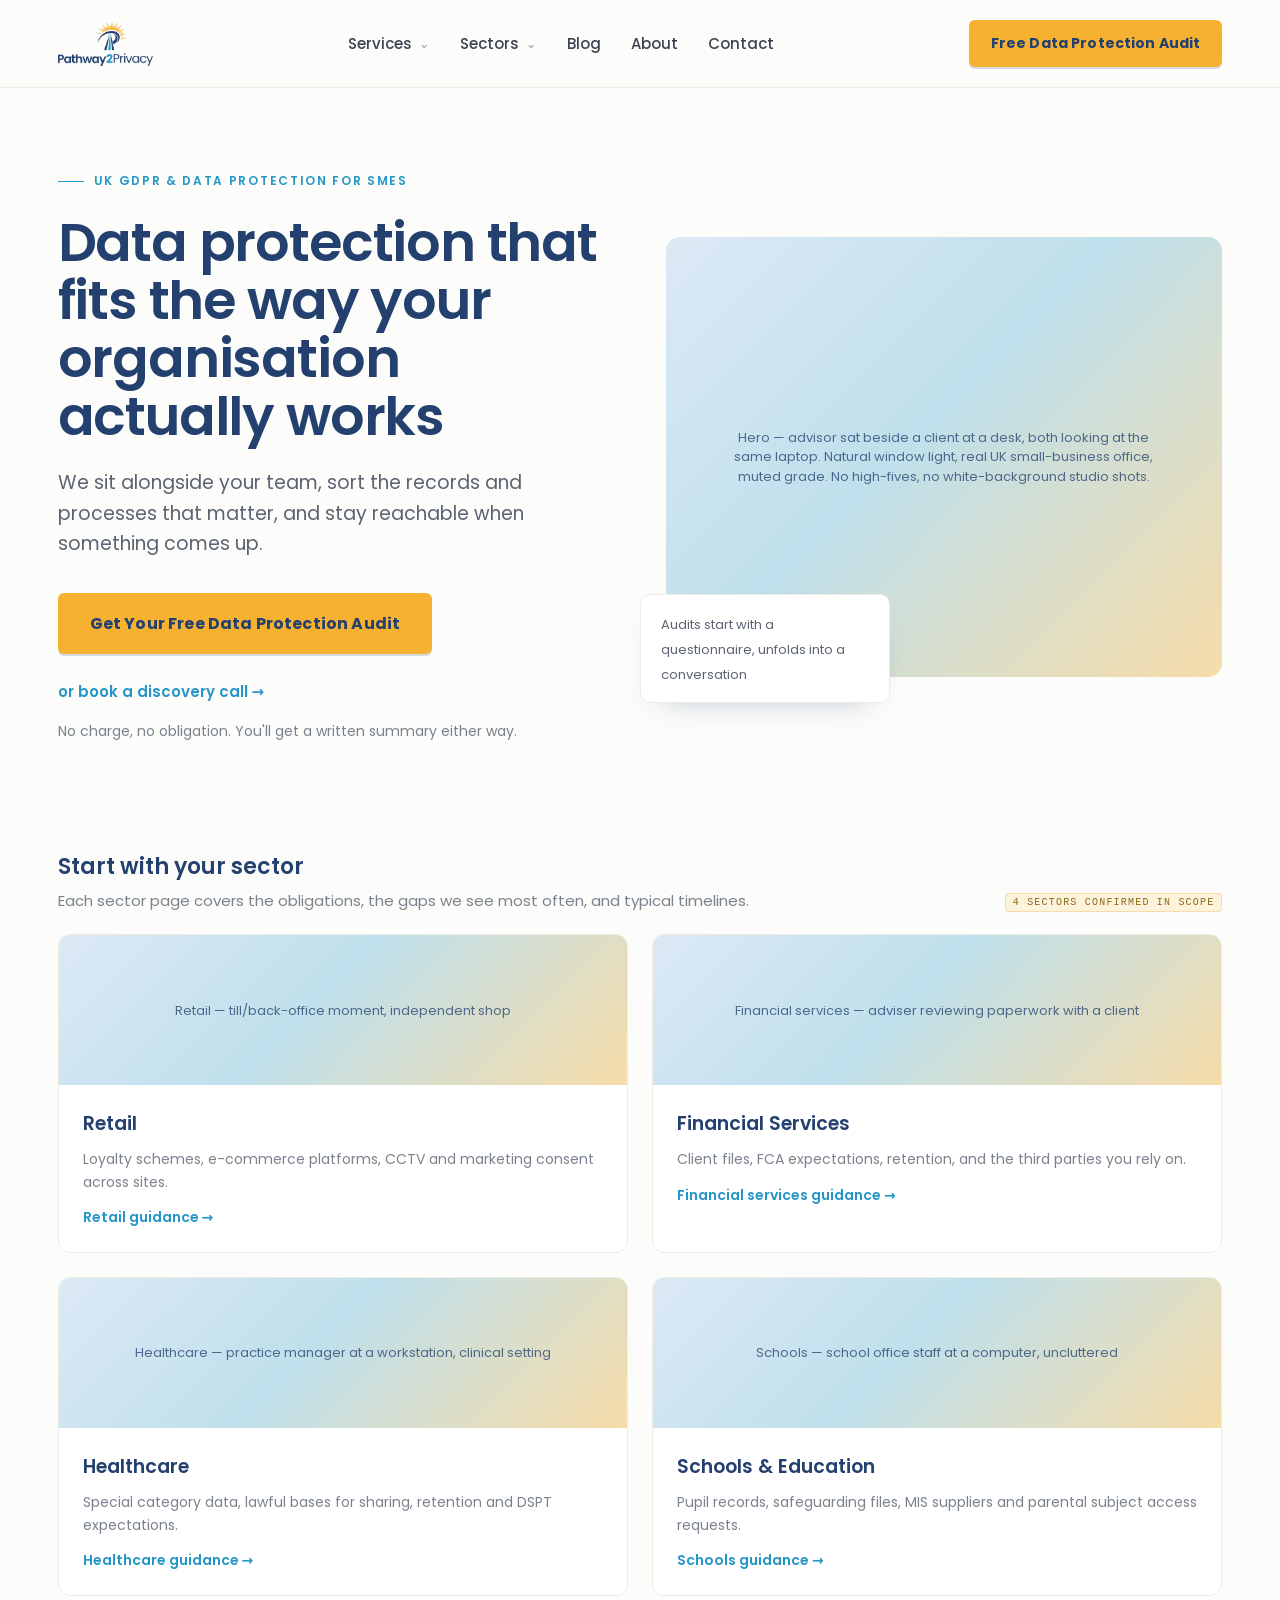
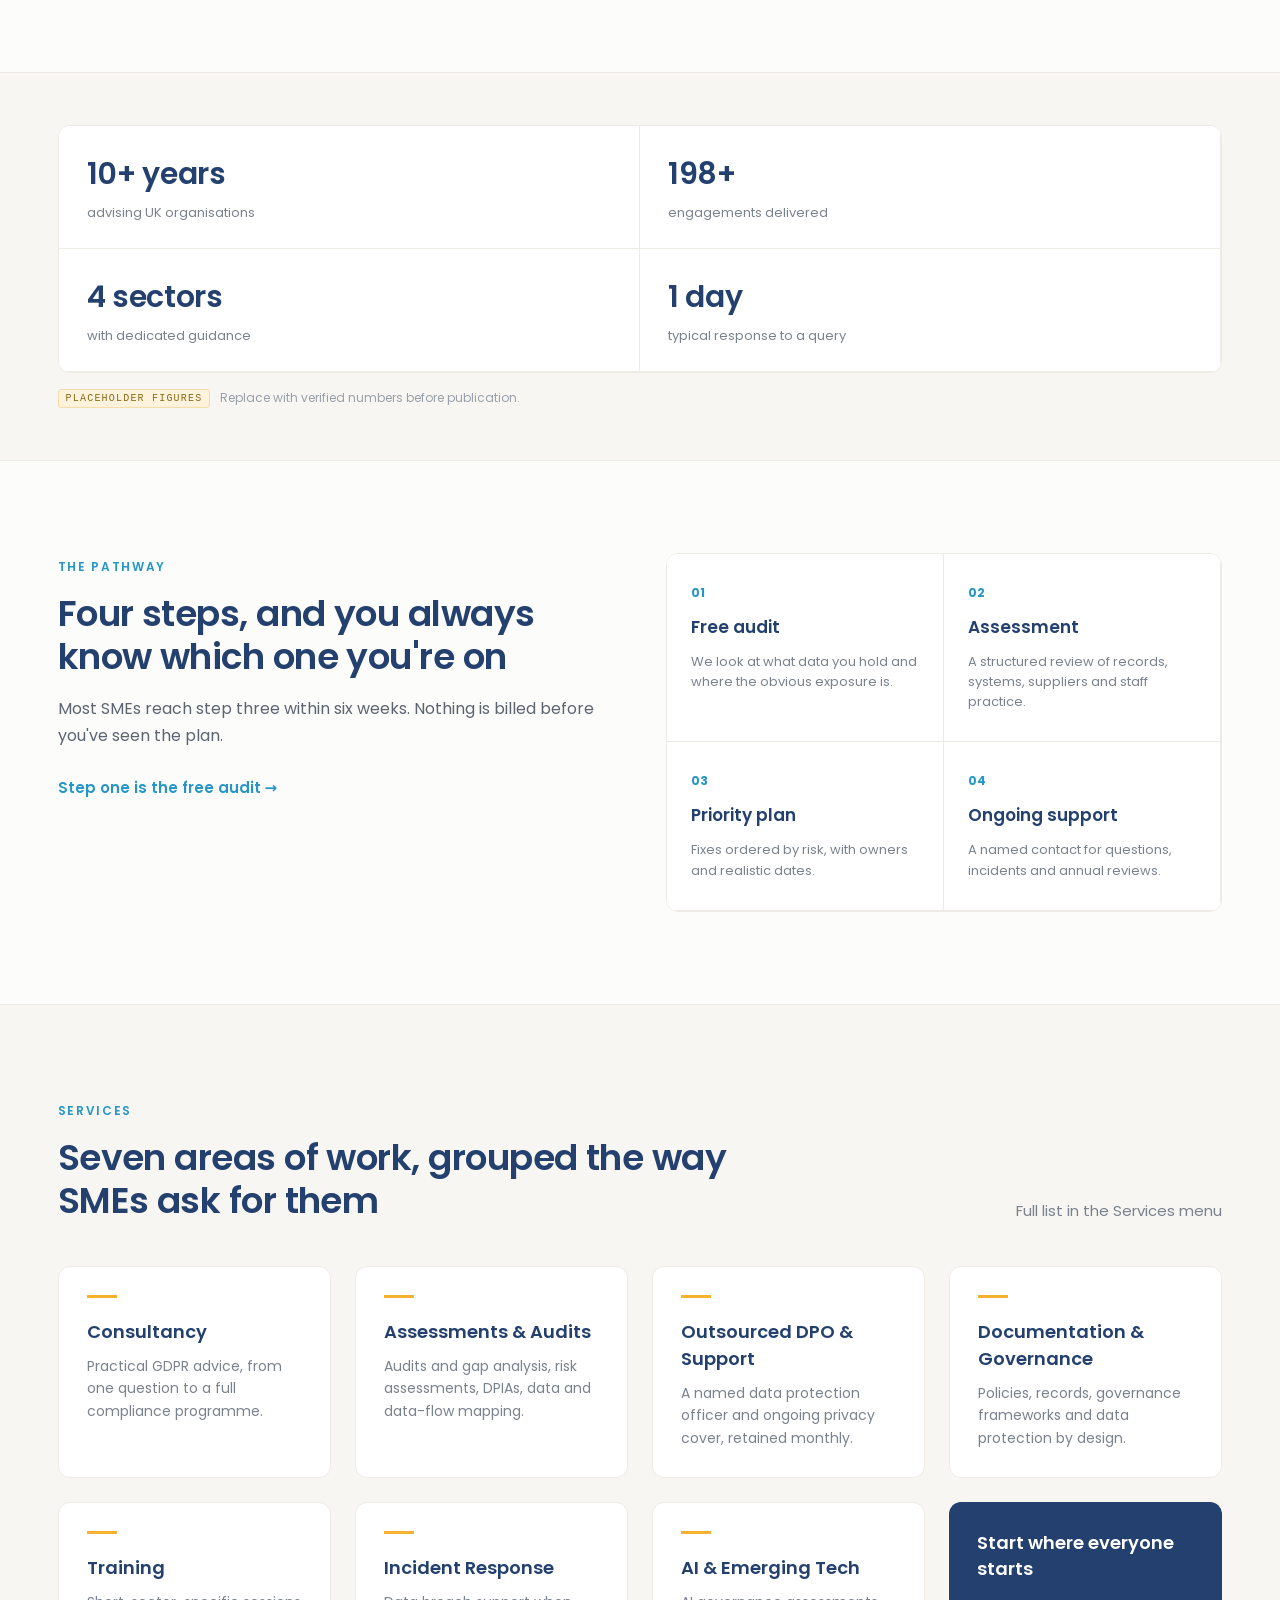
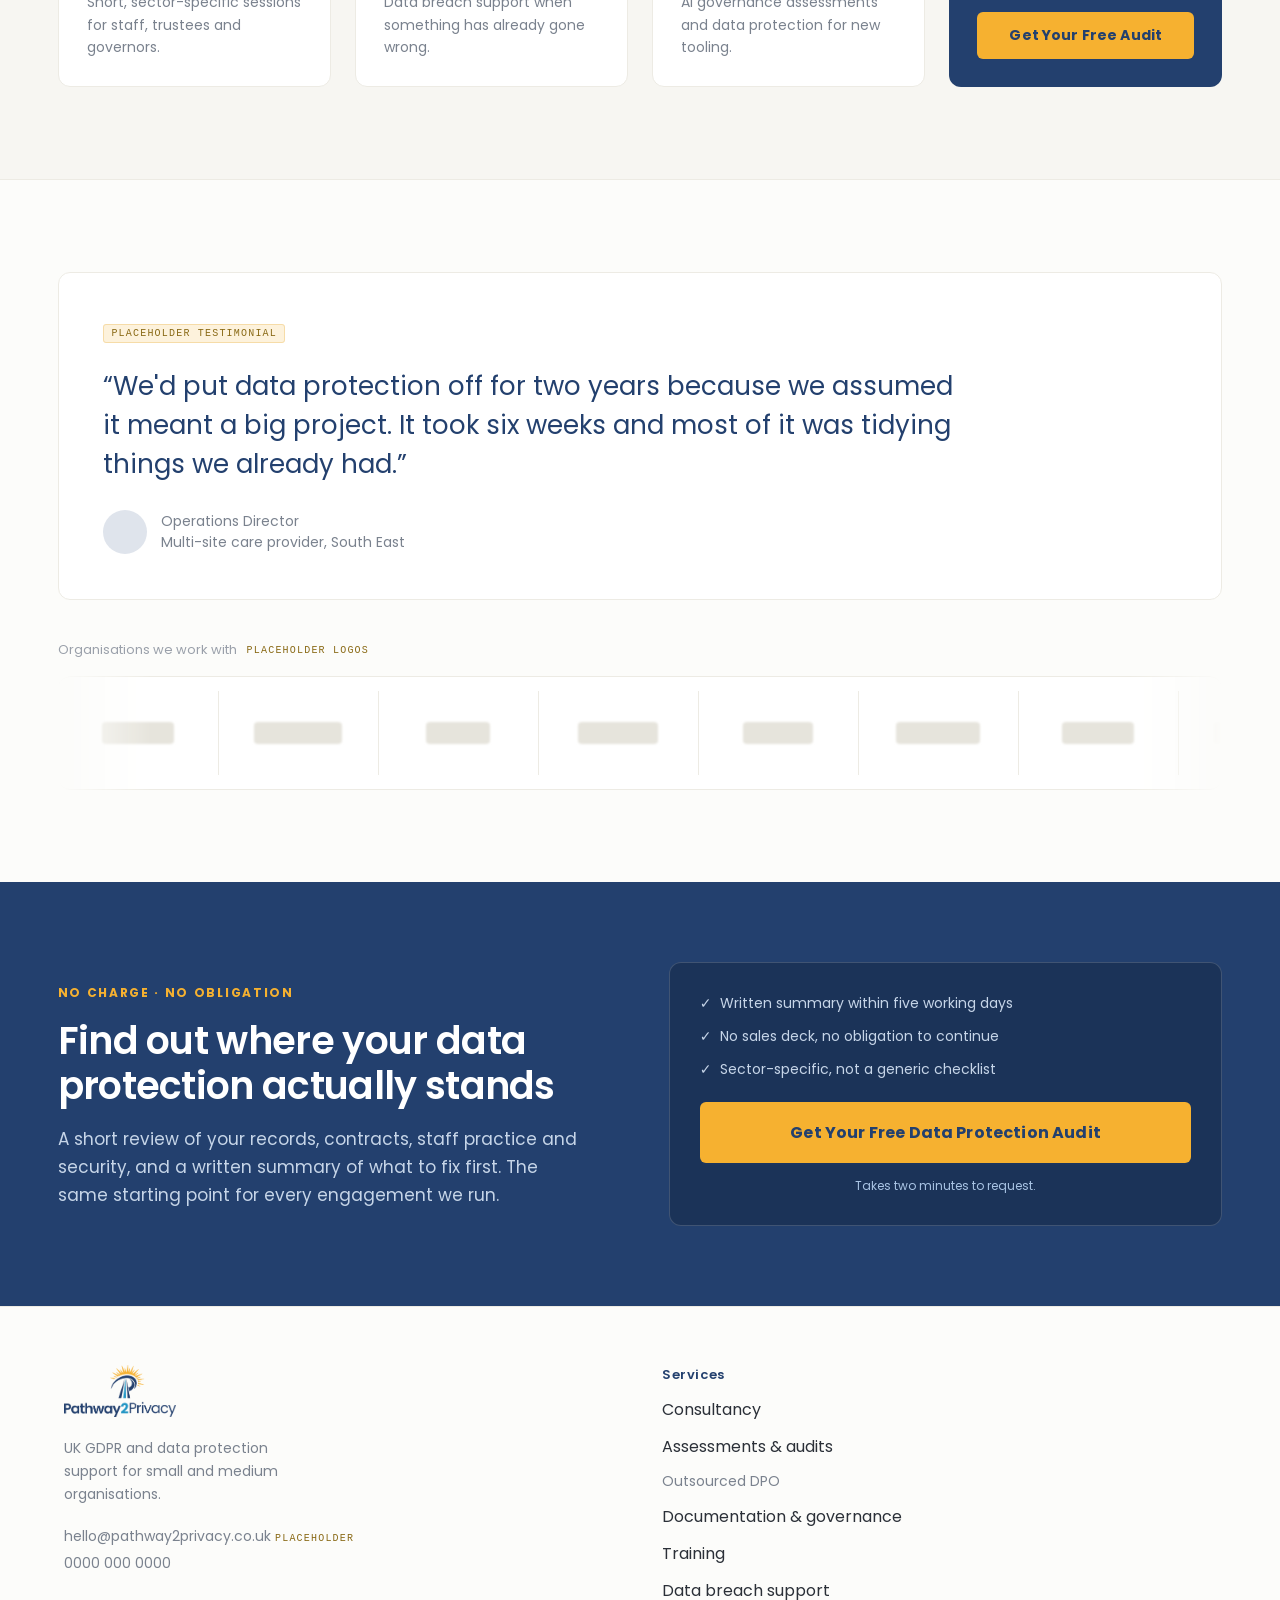
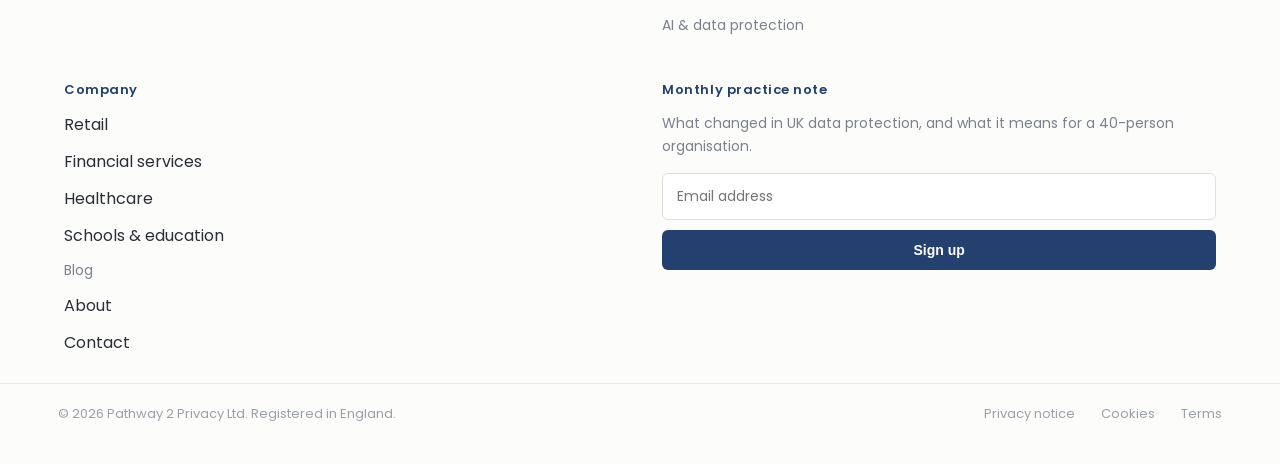
<file: index.html>
<!DOCTYPE html>
<html lang="en">
<head>
<meta charset="utf-8">
<meta name="viewport" content="width=device-width, initial-scale=1">
<title>Pathway 2 Privacy — Data protection for SMEs</title>
<link rel="preconnect" href="https://fonts.googleapis.com">
<link rel="preconnect" href="https://fonts.gstatic.com" crossorigin>
<link href="https://fonts.googleapis.com/css2?family=Poppins:wght@300;400;500;600;700&display=swap" rel="stylesheet">
<link rel="stylesheet" href="assets/styles.css">
</head>
<body>
<div class="nav-wrap" style="position:sticky;top:0;z-index:40">
  <header class="site-header" id="siteHeader">
    <a href="index.html"><img src="assets/p2p-logo.png" alt="Pathway 2 Privacy" style="height:44px;width:auto;display:block"></a>
    <nav class="site-nav">
      <span class="nav-trigger" tabindex="0" role="button" aria-haspopup="true" aria-expanded="false" aria-controls="mega-services">Services <span class="caret">&#8964;</span></span>
      <span class="nav-trigger" tabindex="0" role="button" aria-haspopup="true" aria-expanded="false" aria-controls="mega-sectors">Sectors <span class="caret">&#8964;</span></span>
      <a href="blog.html" class="link-navy-hover">Blog</a>
      <span class="link-navy-hover" style="pointer-events:none;cursor:default">About</span>
      <span class="link-navy-hover" style="pointer-events:none;cursor:default">Contact</span>
    </nav>
    <a href="free-data-protection-audit.html" class="cta-gold cta-md header-cta on-light">Free Data Protection Audit</a>
    <button type="button" class="mobile-menu-toggle" aria-expanded="false" aria-controls="mobile-nav" aria-label="Menu">
      <span></span><span></span><span></span>
    </button>
  </header>

  <div class="mega-panel" id="mega-services">
    <div class="mega-inner grid-8items">
      <div class="mega-col">
        <span class="cat-label">Consultancy</span>
        <span class="link-navy-hover" style="pointer-events:none;cursor:default">Data Protection Consultancy</span>
        <span class="link-navy-hover" style="pointer-events:none;cursor:default">GDPR Consultancy &amp; Compliance</span>
      </div>
      <div class="mega-col">
        <span class="cat-label">Assessments &amp; Audits</span>
        <span class="link-navy-hover" style="pointer-events:none;cursor:default">Data Protection Audits &amp; Gap Analysis</span>
        <a href="data-protection-risk-assessments.html" class="link-navy-hover">Data Protection Risk Assessments</a>
        <span class="link-navy-hover" style="pointer-events:none;cursor:default">DPIA Consultancy</span>
        <span class="link-navy-hover" style="pointer-events:none;cursor:default">Data Mapping &amp; Data Flow Mapping</span>
      </div>
      <div class="mega-col">
        <span class="cat-label">Outsourced DPO &amp; Ongoing Support</span>
        <a href="dpo-services.html" class="link-navy-hover">Outsourced DPO Services</a>
        <span class="link-navy-hover" style="pointer-events:none;cursor:default">Data Protection &amp; Privacy Services</span>
      </div>
      <div class="mega-col">
        <span class="cat-label">Documentation &amp; Governance</span>
        <span class="link-navy-hover" style="pointer-events:none;cursor:default">Privacy Policy &amp; Documentation</span>
        <span class="link-navy-hover" style="pointer-events:none;cursor:default">Data Governance Frameworks</span>
        <span class="link-navy-hover" style="pointer-events:none;cursor:default">Data Protection by Design</span>
      </div>
      <div class="mega-col">
        <span class="cat-label">Training</span>
        <span class="link-navy-hover" style="pointer-events:none;cursor:default">Data Protection Training</span>
      </div>
      <div class="mega-col">
        <span class="cat-label">Incident Response</span>
        <span class="link-navy-hover" style="pointer-events:none;cursor:default">Data Breach Support</span>
      </div>
      <div class="mega-col">
        <span class="cat-label">AI &amp; Emerging Tech</span>
        <a href="ai-data-protection.html" class="link-navy-hover">AI &amp; Data Protection / AI Governance Assessment</a>
      </div>
      <div class="mega-cta-card">
        <span class="cap">Not sure which you need?</span>
        <p>Start with the free audit. We'll tell you where you stand and what's worth doing first.</p>
        <a href="free-data-protection-audit.html" class="cta-gold cta-sm on-light">Get Your Free Audit</a>
      </div>
    </div>
  </div>

  <div class="sectors-panel" id="mega-sectors">
    <div class="sectors-inner grid-4items">
      <span class="sector-pick sector-tile-hover" style="pointer-events:none;cursor:default">
        <span class="name">Retail</span>
        <span class="desc">Loyalty data, e-commerce, marketing consent</span>
      </span>
      <span class="sector-pick sector-tile-hover" style="pointer-events:none;cursor:default">
        <span class="name">Financial Services</span>
        <span class="desc">FCA expectations, client files, third parties</span>
      </span>
      <span class="sector-pick sector-tile-hover" style="pointer-events:none;cursor:default">
        <span class="name">Healthcare</span>
        <span class="desc">Special category data, sharing, DSPT</span>
      </span>
      <span class="sector-pick sector-tile-hover" style="pointer-events:none;cursor:default">
        <span class="name">Schools &amp; Education</span>
        <span class="desc">Pupil records, safeguarding, parental SARs</span>
      </span>
    </div>
  </div>

  <div class="mobile-nav" id="mobile-nav">
    <div class="mobile-nav-inner">
      <button type="button" class="mobile-accordion-toggle" aria-expanded="false" aria-controls="mnav-services">Services <span class="caret">&#8964;</span></button>
      <div class="mobile-accordion-panel" id="mnav-services">
        <span class="cat-label">Consultancy</span>
        <span style="pointer-events:none;cursor:default">Data Protection Consultancy</span>
        <span style="pointer-events:none;cursor:default">GDPR Consultancy &amp; Compliance</span>
        <span class="cat-label">Assessments &amp; Audits</span>
        <span style="pointer-events:none;cursor:default">Data Protection Audits &amp; Gap Analysis</span>
        <a href="data-protection-risk-assessments.html">Data Protection Risk Assessments</a>
        <span style="pointer-events:none;cursor:default">DPIA Consultancy</span>
        <span style="pointer-events:none;cursor:default">Data Mapping &amp; Data Flow Mapping</span>
        <span class="cat-label">Outsourced DPO &amp; Ongoing Support</span>
        <a href="dpo-services.html">Outsourced DPO Services</a>
        <span style="pointer-events:none;cursor:default">Data Protection &amp; Privacy Services</span>
        <span class="cat-label">Documentation &amp; Governance</span>
        <span style="pointer-events:none;cursor:default">Privacy Policy &amp; Documentation</span>
        <span style="pointer-events:none;cursor:default">Data Governance Frameworks</span>
        <span style="pointer-events:none;cursor:default">Data Protection by Design</span>
        <span class="cat-label">Training</span>
        <span style="pointer-events:none;cursor:default">Data Protection Training</span>
        <span class="cat-label">Incident Response</span>
        <span style="pointer-events:none;cursor:default">Data Breach Support</span>
        <span class="cat-label">AI &amp; Emerging Tech</span>
        <a href="ai-data-protection.html">AI &amp; Data Protection / AI Governance Assessment</a>
        <a href="free-data-protection-audit.html" class="cta-gold cta-sm on-light" style="display:block;text-align:center;margin:16px 4px 4px">Get Your Free Audit</a>
      </div>
      <button type="button" class="mobile-accordion-toggle" aria-expanded="false" aria-controls="mnav-sectors">Sectors <span class="caret">&#8964;</span></button>
      <div class="mobile-accordion-panel" id="mnav-sectors">
        <span style="pointer-events:none;cursor:default">Retail</span>
        <span style="pointer-events:none;cursor:default">Financial Services</span>
        <span style="pointer-events:none;cursor:default">Healthcare</span>
        <span style="pointer-events:none;cursor:default">Schools &amp; Education</span>
      </div>
      <a href="blog.html" class="mobile-nav-link">Blog</a>
      <span class="mobile-nav-link" style="pointer-events:none;cursor:default">About</span>
      <span class="mobile-nav-link" style="pointer-events:none;cursor:default">Contact</span>
      <a href="free-data-protection-audit.html" class="cta-gold cta-md mobile-nav-cta on-light">Free Data Protection Audit</a>
    </div>
  </div>
</div>

  <section class="two-col" style="max-width:1440px;margin:0 auto;padding:84px clamp(20px,4.5vw,64px) 64px">
    <div style="min-width:0;animation:p2pRise .7s cubic-bezier(.2,.7,.3,1) both">
      <div style="display:flex;align-items:center;gap:10px;margin-bottom:24px">
        <span style="width:26px;height:1px;background:var(--teal);display:block"></span>
        <span style="font-size:12px;font-weight:600;letter-spacing:0.14em;text-transform:uppercase;color:var(--teal)">UK GDPR &amp; data protection for SMEs</span>
      </div>
      <h1 style="font-size:clamp(34px,4.2vw,54px);line-height:1.08;font-weight:600;letter-spacing:-0.022em;color:var(--navy);margin:0 0 22px;text-wrap:pretty">Data protection that fits the way your organisation actually works</h1>
      <p style="font-size:19px;line-height:1.6;color:var(--ink-lede);margin:0 0 34px;max-width:520px;text-wrap:pretty">We sit alongside your team, sort the records and processes that matter, and stay reachable when something comes up.</p>
      <div style="display:flex;align-items:center;gap:26px;flex-wrap:wrap">
        <a href="free-data-protection-audit.html" class="cta-gold cta-lg on-light">Get Your Free Data Protection Audit</a>
        <span class="link-secondary" style="pointer-events:none;cursor:default">or book a discovery call &rarr;</span>
      </div>
      <span style="font-size:14px;color:var(--ink-support);display:block;margin-top:18px">No charge, no obligation. You'll get a written summary either way.</span>
    </div>
    <div style="position:relative;min-width:0;animation:p2pRise .9s cubic-bezier(.2,.7,.3,1) .12s both">
      <div class="img-slot" style="height:440px;border-radius:14px">
        <span class="cap">Hero &mdash; advisor sat beside a client at a desk, both looking at the same laptop. Natural window light, real UK small-business office, muted grade. No high-fives, no white-background studio shots.</span>
      </div>
      <div style="position:absolute;bottom:-26px;left:-26px;background:#fff;border:1px solid var(--hairline);border-radius:10px;padding:16px 20px;box-shadow:0 14px 34px -22px rgba(35,64,110,0.4);max-width:250px">
        <span style="font-size:13px;line-height:1.5;color:var(--ink-lede)">Audits start with a questionnaire, unfolds into a conversation</span>
      </div>
    </div>
  </section>

  <section style="max-width:1440px;margin:0 auto;padding:44px clamp(20px,4.5vw,64px) 76px" data-reveal>
    <div style="display:flex;align-items:flex-end;justify-content:space-between;gap:32px;margin-bottom:22px">
      <div>
        <h2 style="font-size:22px;font-weight:600;color:var(--navy);margin:0 0 6px">Start with your sector</h2>
        <p style="font-size:15px;color:var(--ink-support);margin:0">Each sector page covers the obligations, the gaps we see most often, and typical timelines.</p>
      </div>
      <span class="ph-tag boxed">4 sectors confirmed in scope</span>
    </div>
    <div class="grid-4items" style="gap:24px">
      <span class="card-hover" style="display:flex;flex-direction:column;background:#fff;border:1px solid var(--hairline);border-radius:12px;overflow:hidden;pointer-events:none;cursor:default">
        <div class="img-slot" style="height:150px"><span class="cap">Retail — till/back-office moment, independent shop</span></div>
        <span style="display:flex;flex-direction:column;gap:10px;padding:24px">
          <span style="font-size:19px;font-weight:600;color:var(--navy)">Retail</span>
          <span style="font-size:14px;line-height:1.6;color:var(--ink-support)">Loyalty schemes, e-commerce platforms, CCTV and marketing consent across sites.</span>
          <span style="font-size:14px;font-weight:600;color:var(--teal);margin-top:4px">Retail guidance &rarr;</span>
        </span>
      </span>
      <span class="card-hover" style="display:flex;flex-direction:column;background:#fff;border:1px solid var(--hairline);border-radius:12px;overflow:hidden;pointer-events:none;cursor:default">
        <div class="img-slot" style="height:150px"><span class="cap">Financial services — adviser reviewing paperwork with a client</span></div>
        <span style="display:flex;flex-direction:column;gap:10px;padding:24px">
          <span style="font-size:19px;font-weight:600;color:var(--navy)">Financial Services</span>
          <span style="font-size:14px;line-height:1.6;color:var(--ink-support)">Client files, FCA expectations, retention, and the third parties you rely on.</span>
          <span style="font-size:14px;font-weight:600;color:var(--teal);margin-top:4px">Financial services guidance &rarr;</span>
        </span>
      </span>
      <span class="card-hover" style="display:flex;flex-direction:column;background:#fff;border:1px solid var(--hairline);border-radius:12px;overflow:hidden;pointer-events:none;cursor:default">
        <div class="img-slot" style="height:150px"><span class="cap">Healthcare — practice manager at a workstation, clinical setting</span></div>
        <span style="display:flex;flex-direction:column;gap:10px;padding:24px">
          <span style="font-size:19px;font-weight:600;color:var(--navy)">Healthcare</span>
          <span style="font-size:14px;line-height:1.6;color:var(--ink-support)">Special category data, lawful bases for sharing, retention and DSPT expectations.</span>
          <span style="font-size:14px;font-weight:600;color:var(--teal);margin-top:4px">Healthcare guidance &rarr;</span>
        </span>
      </span>
      <span class="card-hover" style="display:flex;flex-direction:column;background:#fff;border:1px solid var(--hairline);border-radius:12px;overflow:hidden;pointer-events:none;cursor:default">
        <div class="img-slot" style="height:150px"><span class="cap">Schools — school office staff at a computer, uncluttered</span></div>
        <span style="display:flex;flex-direction:column;gap:10px;padding:24px">
          <span style="font-size:19px;font-weight:600;color:var(--navy)">Schools &amp; Education</span>
          <span style="font-size:14px;line-height:1.6;color:var(--ink-support)">Pupil records, safeguarding files, MIS suppliers and parental subject access requests.</span>
          <span style="font-size:14px;font-weight:600;color:var(--teal);margin-top:4px">Schools guidance &rarr;</span>
        </span>
      </span>
    </div>
  </section>

  <section style="border-top:1px solid var(--hairline);border-bottom:1px solid var(--hairline);background:var(--band)">
    <div style="max-width:1440px;margin:0 auto;padding:52px clamp(20px,4.5vw,64px)">
      <div class="divided-row grid-4items">
        <div style="display:flex;flex-direction:column;gap:6px;padding:26px 28px">
          <span class="stat-num" data-countup="10" data-suffix="+ years">10+ years</span>
          <span style="font-size:13px;color:var(--ink-support)">advising UK organisations</span>
        </div>
        <div style="display:flex;flex-direction:column;gap:6px;padding:26px 28px">
          <span class="stat-num" data-countup="200" data-suffix="+">200+</span>
          <span style="font-size:13px;color:var(--ink-support)">engagements delivered</span>
        </div>
        <div style="display:flex;flex-direction:column;gap:6px;padding:26px 28px">
          <span class="stat-num" data-countup="4" data-suffix=" sectors">4 sectors</span>
          <span style="font-size:13px;color:var(--ink-support)">with dedicated guidance</span>
        </div>
        <div style="display:flex;flex-direction:column;gap:6px;padding:26px 28px">
          <span class="stat-num" data-countup="1" data-suffix=" day">1 day</span>
          <span style="font-size:13px;color:var(--ink-support)">typical response to a query</span>
        </div>
      </div>
      <div style="display:flex;align-items:center;gap:10px;margin-top:16px">
        <span class="ph-tag boxed">placeholder figures</span>
        <span style="font-size:12px;color:var(--ink-meta)">Replace with verified numbers before publication.</span>
      </div>
    </div>
  </section>

  <section class="two-col align-start" style="max-width:1440px;margin:0 auto;padding:92px clamp(20px,4.5vw,64px)" data-reveal>
    <div>
      <span style="font-size:12px;font-weight:600;letter-spacing:0.14em;text-transform:uppercase;color:var(--teal)">The Pathway</span>
      <h2 style="font-size:clamp(26px,3vw,36px);line-height:1.2;font-weight:600;color:var(--navy);margin:14px 0 18px;letter-spacing:-0.015em">Four steps, and you always know which one you're on</h2>
      <p style="font-size:16px;line-height:1.65;color:var(--ink-lede);margin:0 0 26px">Most SMEs reach step three within six weeks. Nothing is billed before you've seen the plan.</p>
      <a href="free-data-protection-audit.html" class="link-secondary">Step one is the free audit &rarr;</a>
    </div>
    <div class="divided-row grid-4items">
        <div style="padding:30px 24px;display:flex;flex-direction:column;gap:12px">
          <span style="font-size:12px;font-weight:700;color:var(--teal)">01</span>
          <span style="font-size:17px;font-weight:600;color:var(--navy)">Free audit</span>
          <span style="font-size:13px;line-height:1.55;color:var(--ink-support)">We look at what data you hold and where the obvious exposure is.</span>
        </div>
        <div style="padding:30px 24px;display:flex;flex-direction:column;gap:12px">
          <span style="font-size:12px;font-weight:700;color:var(--teal)">02</span>
          <span style="font-size:17px;font-weight:600;color:var(--navy)">Assessment</span>
          <span style="font-size:13px;line-height:1.55;color:var(--ink-support)">A structured review of records, systems, suppliers and staff practice.</span>
        </div>
        <div style="padding:30px 24px;display:flex;flex-direction:column;gap:12px">
          <span style="font-size:12px;font-weight:700;color:var(--teal)">03</span>
          <span style="font-size:17px;font-weight:600;color:var(--navy)">Priority plan</span>
          <span style="font-size:13px;line-height:1.55;color:var(--ink-support)">Fixes ordered by risk, with owners and realistic dates.</span>
        </div>
        <div style="padding:30px 24px;display:flex;flex-direction:column;gap:12px">
          <span style="font-size:12px;font-weight:700;color:var(--teal)">04</span>
          <span style="font-size:17px;font-weight:600;color:var(--navy)">Ongoing support</span>
          <span style="font-size:13px;line-height:1.55;color:var(--ink-support)">A named contact for questions, incidents and annual reviews.</span>
        </div>
    </div>
  </section>

  <section style="background:var(--band);border-top:1px solid var(--hairline);border-bottom:1px solid var(--hairline)" data-reveal>
    <div style="max-width:1440px;margin:0 auto;padding:92px clamp(20px,4.5vw,64px)">
      <div class="ph-row" style="display:flex;align-items:flex-end;justify-content:space-between;gap:40px;margin-bottom:44px">
        <div>
          <span style="font-size:12px;font-weight:600;letter-spacing:0.14em;text-transform:uppercase;color:var(--teal)">Services</span>
          <h2 style="font-size:clamp(26px,3vw,36px);line-height:1.2;font-weight:600;color:var(--navy);margin:14px 0 0;letter-spacing:-0.015em;max-width:680px">Seven areas of work, grouped the way SMEs ask for them</h2>
        </div>
        <span style="font-size:15px;color:var(--ink-support);white-space:nowrap">Full list in the Services menu</span>
      </div>
      <div class="grid-8items" style="gap:24px">
        <span class="card-hover" style="background:#fff;border:1px solid var(--hairline);border-radius:12px;padding:28px;display:flex;flex-direction:column;gap:10px;pointer-events:none;cursor:default">
          <span style="width:30px;height:3px;background:var(--gold);display:block;margin-bottom:10px"></span>
          <span style="font-size:18px;font-weight:600;color:var(--navy)">Consultancy</span>
          <span style="font-size:14px;line-height:1.6;color:var(--ink-support)">Practical GDPR advice, from one question to a full compliance programme.</span>
        </span>
        <span class="card-hover" style="background:#fff;border:1px solid var(--hairline);border-radius:12px;padding:28px;display:flex;flex-direction:column;gap:10px;pointer-events:none;cursor:default">
          <span style="width:30px;height:3px;background:var(--gold);display:block;margin-bottom:10px"></span>
          <span style="font-size:18px;font-weight:600;color:var(--navy)">Assessments &amp; Audits</span>
          <span style="font-size:14px;line-height:1.6;color:var(--ink-support)">Audits and gap analysis, risk assessments, DPIAs, data and data-flow mapping.</span>
        </span>
        <a href="dpo-services.html" class="card-hover" style="background:#fff;border:1px solid var(--hairline);border-radius:12px;padding:28px;display:flex;flex-direction:column;gap:10px">
          <span style="width:30px;height:3px;background:var(--gold);display:block;margin-bottom:10px"></span>
          <span style="font-size:18px;font-weight:600;color:var(--navy)">Outsourced DPO &amp; Support</span>
          <span style="font-size:14px;line-height:1.6;color:var(--ink-support)">A named data protection officer and ongoing privacy cover, retained monthly.</span>
        </a>
        <span class="card-hover" style="background:#fff;border:1px solid var(--hairline);border-radius:12px;padding:28px;display:flex;flex-direction:column;gap:10px;pointer-events:none;cursor:default">
          <span style="width:30px;height:3px;background:var(--gold);display:block;margin-bottom:10px"></span>
          <span style="font-size:18px;font-weight:600;color:var(--navy)">Documentation &amp; Governance</span>
          <span style="font-size:14px;line-height:1.6;color:var(--ink-support)">Policies, records, governance frameworks and data protection by design.</span>
        </span>
        <span class="card-hover" style="background:#fff;border:1px solid var(--hairline);border-radius:12px;padding:28px;display:flex;flex-direction:column;gap:10px;pointer-events:none;cursor:default">
          <span style="width:30px;height:3px;background:var(--gold);display:block;margin-bottom:10px"></span>
          <span style="font-size:18px;font-weight:600;color:var(--navy)">Training</span>
          <span style="font-size:14px;line-height:1.6;color:var(--ink-support)">Short, sector-specific sessions for staff, trustees and governors.</span>
        </span>
        <span class="card-hover" style="background:#fff;border:1px solid var(--hairline);border-radius:12px;padding:28px;display:flex;flex-direction:column;gap:10px;pointer-events:none;cursor:default">
          <span style="width:30px;height:3px;background:var(--gold);display:block;margin-bottom:10px"></span>
          <span style="font-size:18px;font-weight:600;color:var(--navy)">Incident Response</span>
          <span style="font-size:14px;line-height:1.6;color:var(--ink-support)">Data breach support when something has already gone wrong.</span>
        </span>
        <a href="ai-data-protection.html" class="card-hover" style="background:#fff;border:1px solid var(--hairline);border-radius:12px;padding:28px;display:flex;flex-direction:column;gap:10px">
          <span style="width:30px;height:3px;background:var(--gold);display:block;margin-bottom:10px"></span>
          <span style="font-size:18px;font-weight:600;color:var(--navy)">AI &amp; Emerging Tech</span>
          <span style="font-size:14px;line-height:1.6;color:var(--ink-support)">AI governance assessments and data protection for new tooling.</span>
        </a>
        <div style="background:var(--navy);border-radius:12px;padding:28px;display:flex;flex-direction:column;justify-content:space-between;gap:18px">
          <span style="font-size:18px;line-height:1.45;font-weight:600;color:#fff">Start where everyone starts</span>
          <a href="free-data-protection-audit.html" class="cta-gold cta-md" style="text-align:center">Get Your Free Audit</a>
        </div>
      </div>
    </div>
  </section>

  <section style="max-width:1440px;margin:0 auto;padding:92px clamp(20px,4.5vw,64px)" data-reveal>
    <div class="p2p-card" style="padding:clamp(28px,3.5vw,48px)">
      <span class="ph-tag boxed">placeholder testimonial</span>
      <blockquote style="font-size:clamp(20px,2.2vw,26px);line-height:1.5;font-weight:400;color:var(--navy);margin:24px 0 26px;max-width:860px;text-wrap:pretty">&ldquo;We'd put data protection off for two years because we assumed it meant a big project. It took six weeks and most of it was tidying things we already had.&rdquo;</blockquote>
      <div style="display:flex;align-items:center;gap:14px">
        <span style="width:44px;height:44px;border-radius:50%;background:#DFE4EC;display:block;flex:none"></span>
        <span style="font-size:14px;line-height:1.5;color:var(--ink-support)">Operations Director<br>Multi-site care provider, South East</span>
      </div>
    </div>
    <div style="display:flex;align-items:center;gap:10px;margin:40px 0 16px">
      <span style="font-size:13px;color:var(--ink-meta)">Organisations we work with</span>
      <span class="ph-tag">placeholder logos</span>
    </div>
    <div class="logo-marquee p2p-card" style="padding:14px 0">
      <div class="logo-track">
      <span class="logo-chip"><span class="bar" style="width:72px"></span></span>
      <span class="logo-chip"><span class="bar" style="width:88px"></span></span>
      <span class="logo-chip"><span class="bar" style="width:64px"></span></span>
      <span class="logo-chip"><span class="bar" style="width:80px"></span></span>
      <span class="logo-chip"><span class="bar" style="width:70px"></span></span>
      <span class="logo-chip"><span class="bar" style="width:84px"></span></span>
      <span class="logo-chip"><span class="bar" style="width:72px"></span></span>
      <span class="logo-chip"><span class="bar" style="width:88px"></span></span>
      <span class="logo-chip"><span class="bar" style="width:64px"></span></span>
      <span class="logo-chip"><span class="bar" style="width:80px"></span></span>
      <span class="logo-chip"><span class="bar" style="width:70px"></span></span>
      <span class="logo-chip"><span class="bar" style="width:84px"></span></span>
      </div>
    </div>
  </section>

  <section id="free-audit" style="background:var(--navy);color:#fff" data-reveal>
    <div class="two-col" style="max-width:1440px;margin:0 auto;padding:80px clamp(20px,4.5vw,64px);gap:clamp(32px,4.5vw,72px)">
      <div>
        <span style="font-size:12px;font-weight:700;letter-spacing:0.14em;text-transform:uppercase;color:var(--gold)">No charge &middot; no obligation</span>
        <h2 style="font-size:clamp(27px,3vw,38px);line-height:1.2;font-weight:600;margin:14px 0 16px;letter-spacing:-0.018em;max-width:560px">Find out where your data protection actually stands</h2>
        <p style="font-size:17px;line-height:1.65;color:#C6D5E8;margin:0;max-width:520px">A short review of your records, contracts, staff practice and security, and a written summary of what to fix first. The same starting point for every engagement we run.</p>
      </div>
      <div style="background:var(--navy-deep);border:1px solid rgba(255,255,255,0.16);border-radius:12px;padding:30px">
        <div style="display:flex;flex-direction:column;gap:12px;margin-bottom:22px">
          <span style="font-size:14px;color:#C6D5E8">&#10003; &nbsp;Written summary within five working days</span>
          <span style="font-size:14px;color:#C6D5E8">&#10003; &nbsp;No sales deck, no obligation to continue</span>
          <span style="font-size:14px;color:#C6D5E8">&#10003; &nbsp;Sector-specific, not a generic checklist</span>
        </div>
        <a href="free-data-protection-audit.html" class="cta-gold cta-lg" style="display:block">Get Your Free Data Protection Audit</a>
        <span style="font-size:12px;color:#A9C4E4;display:block;margin-top:14px;text-align:center">Takes two minutes to request.</span>
      </div>
    </div>
  </section>

<footer class="site-footer">
  <div class="footer-cols grid-4items">
    <div>
      <img src="assets/p2p-logo.png" alt="Pathway 2 Privacy" style="height:52px;width:auto;display:block;margin-bottom:20px">
      <p style="font-size:14px;line-height:1.65;color:var(--ink-support);margin:0 0 20px;max-width:260px">UK GDPR and data protection support for small and medium organisations.</p>
      <div style="display:flex;flex-direction:column;gap:6px;font-size:14px;color:var(--ink-support)">
        <span>hello@pathway2privacy.co.uk <span class="ph-tag">placeholder</span></span>
        <span>0000 000 0000</span>
      </div>
    </div>
    <div style="display:flex;flex-direction:column;gap:12px">
      <span class="footer-col-title">Services</span>
      <span style="pointer-events:none;cursor:default">Consultancy</span>
      <span style="pointer-events:none;cursor:default">Assessments &amp; audits</span>
      <a href="dpo-services.html">Outsourced DPO</a>
      <span style="pointer-events:none;cursor:default">Documentation &amp; governance</span>
      <span style="pointer-events:none;cursor:default">Training</span>
      <span style="pointer-events:none;cursor:default">Data breach support</span>
      <a href="ai-data-protection.html">AI &amp; data protection</a>
    </div>
    <div style="display:flex;flex-direction:column;gap:12px">
      <span class="footer-col-title">Company</span>
      <span style="pointer-events:none;cursor:default">Retail</span>
      <span style="pointer-events:none;cursor:default">Financial services</span>
      <span style="pointer-events:none;cursor:default">Healthcare</span>
      <span style="pointer-events:none;cursor:default">Schools &amp; education</span>
      <a href="blog.html">Blog</a>
      <span style="pointer-events:none;cursor:default">About</span>
      <span style="pointer-events:none;cursor:default">Contact</span>
    </div>
    <div>
      <span class="footer-col-title" style="display:block;margin-bottom:12px">Monthly practice note</span>
      <p style="font-size:14px;line-height:1.6;color:var(--ink-support);margin:0 0 16px">What changed in UK data protection, and what it means for a 40-person organisation.</p>
      <div style="display:flex;flex-direction:column;gap:10px">
        <input type="email" placeholder="Email address" style="width:100%;box-sizing:border-box;font-size:14px;padding:12px 14px;border-radius:6px;border:1px solid var(--hairline-cream);background:#fff;color:var(--ink)">
        <button type="button" class="btn-navy-hover" style="width:100%;font-size:14px;font-weight:600;color:#fff;background:var(--navy);border:none;border-radius:6px;padding:12px 20px;cursor:pointer">Sign up</button>
      </div>
    </div>
  </div>
  <div class="footer-legal-bar">
    <span>&copy; 2026 Pathway 2 Privacy Ltd. Registered in England.</span>
    <div class="footer-legal-links">
      <span class="link-teal-hover" style="pointer-events:none;cursor:default">Privacy notice</span>
      <span class="link-teal-hover" style="pointer-events:none;cursor:default">Cookies</span>
      <span class="link-teal-hover" style="pointer-events:none;cursor:default">Terms</span>
    </div>
  </div>
</footer>
<script src="assets/main.js"></script>
</body>
</html>
</file>
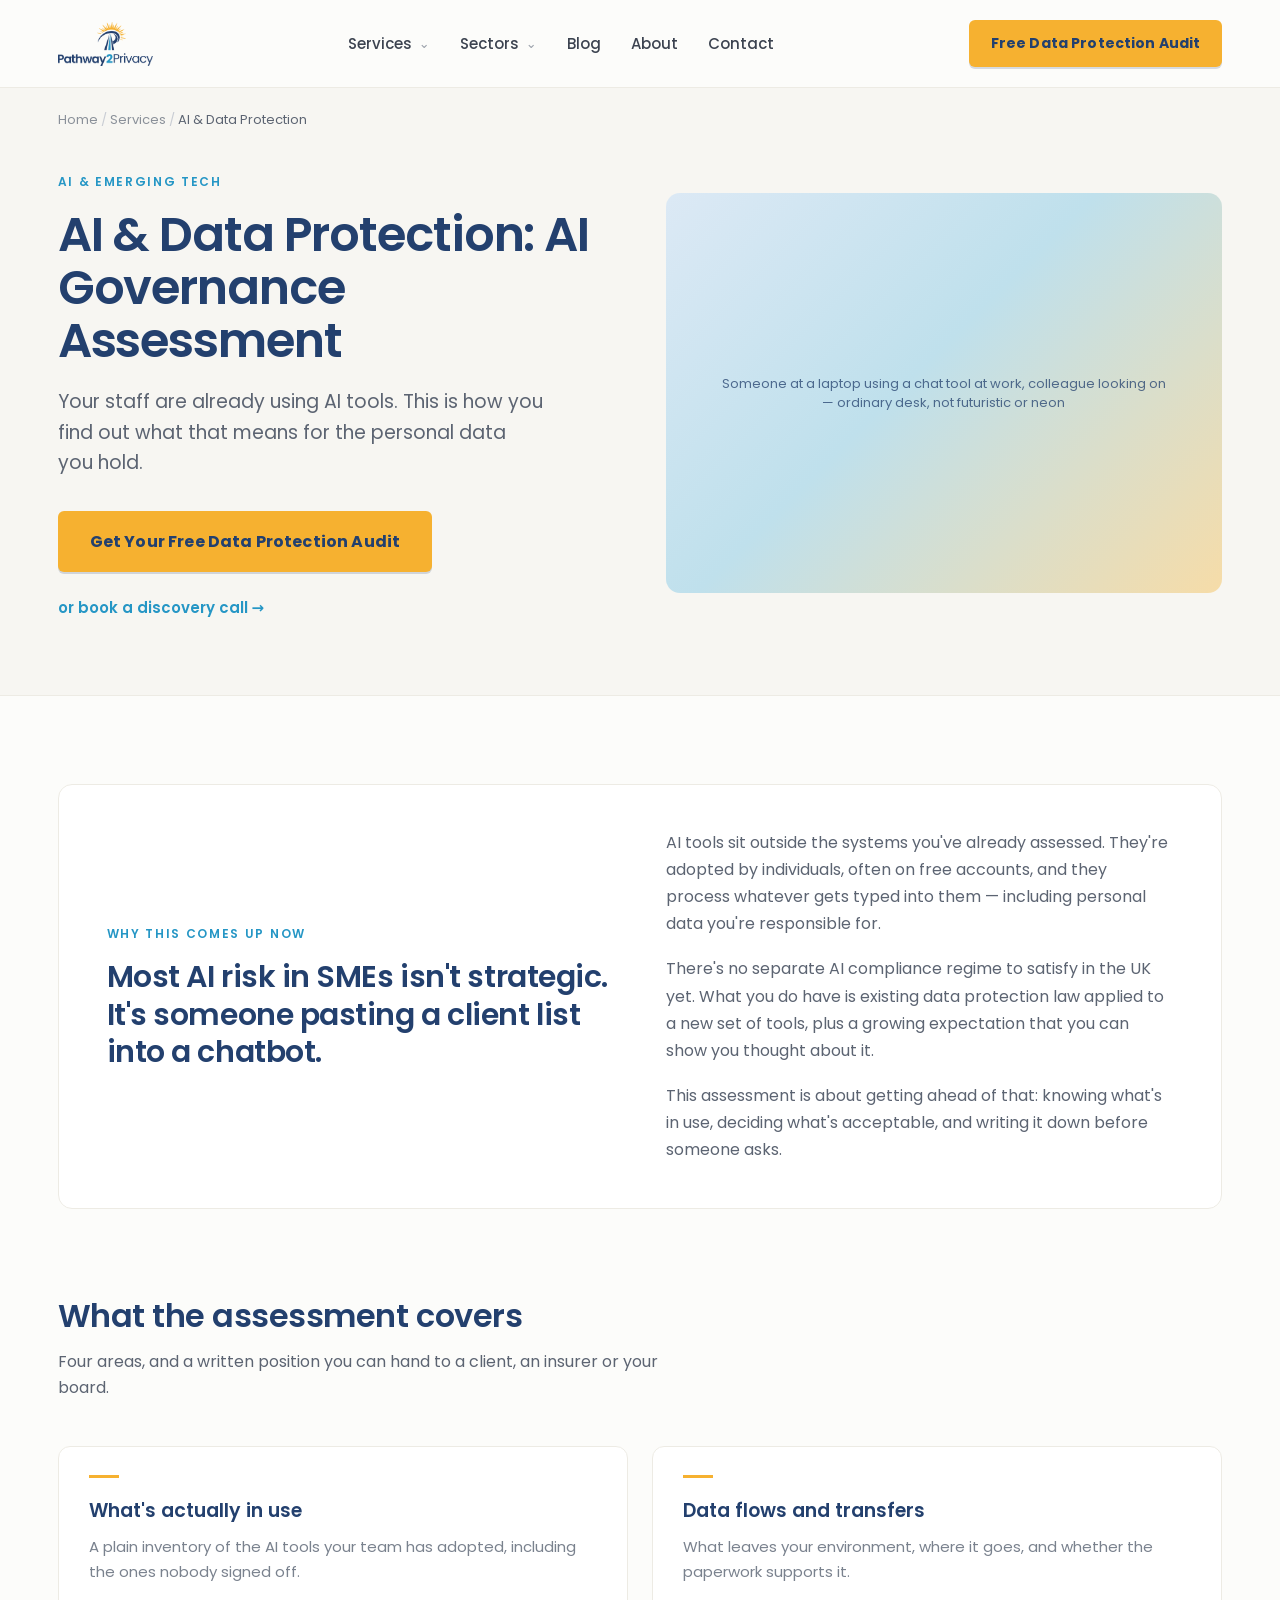
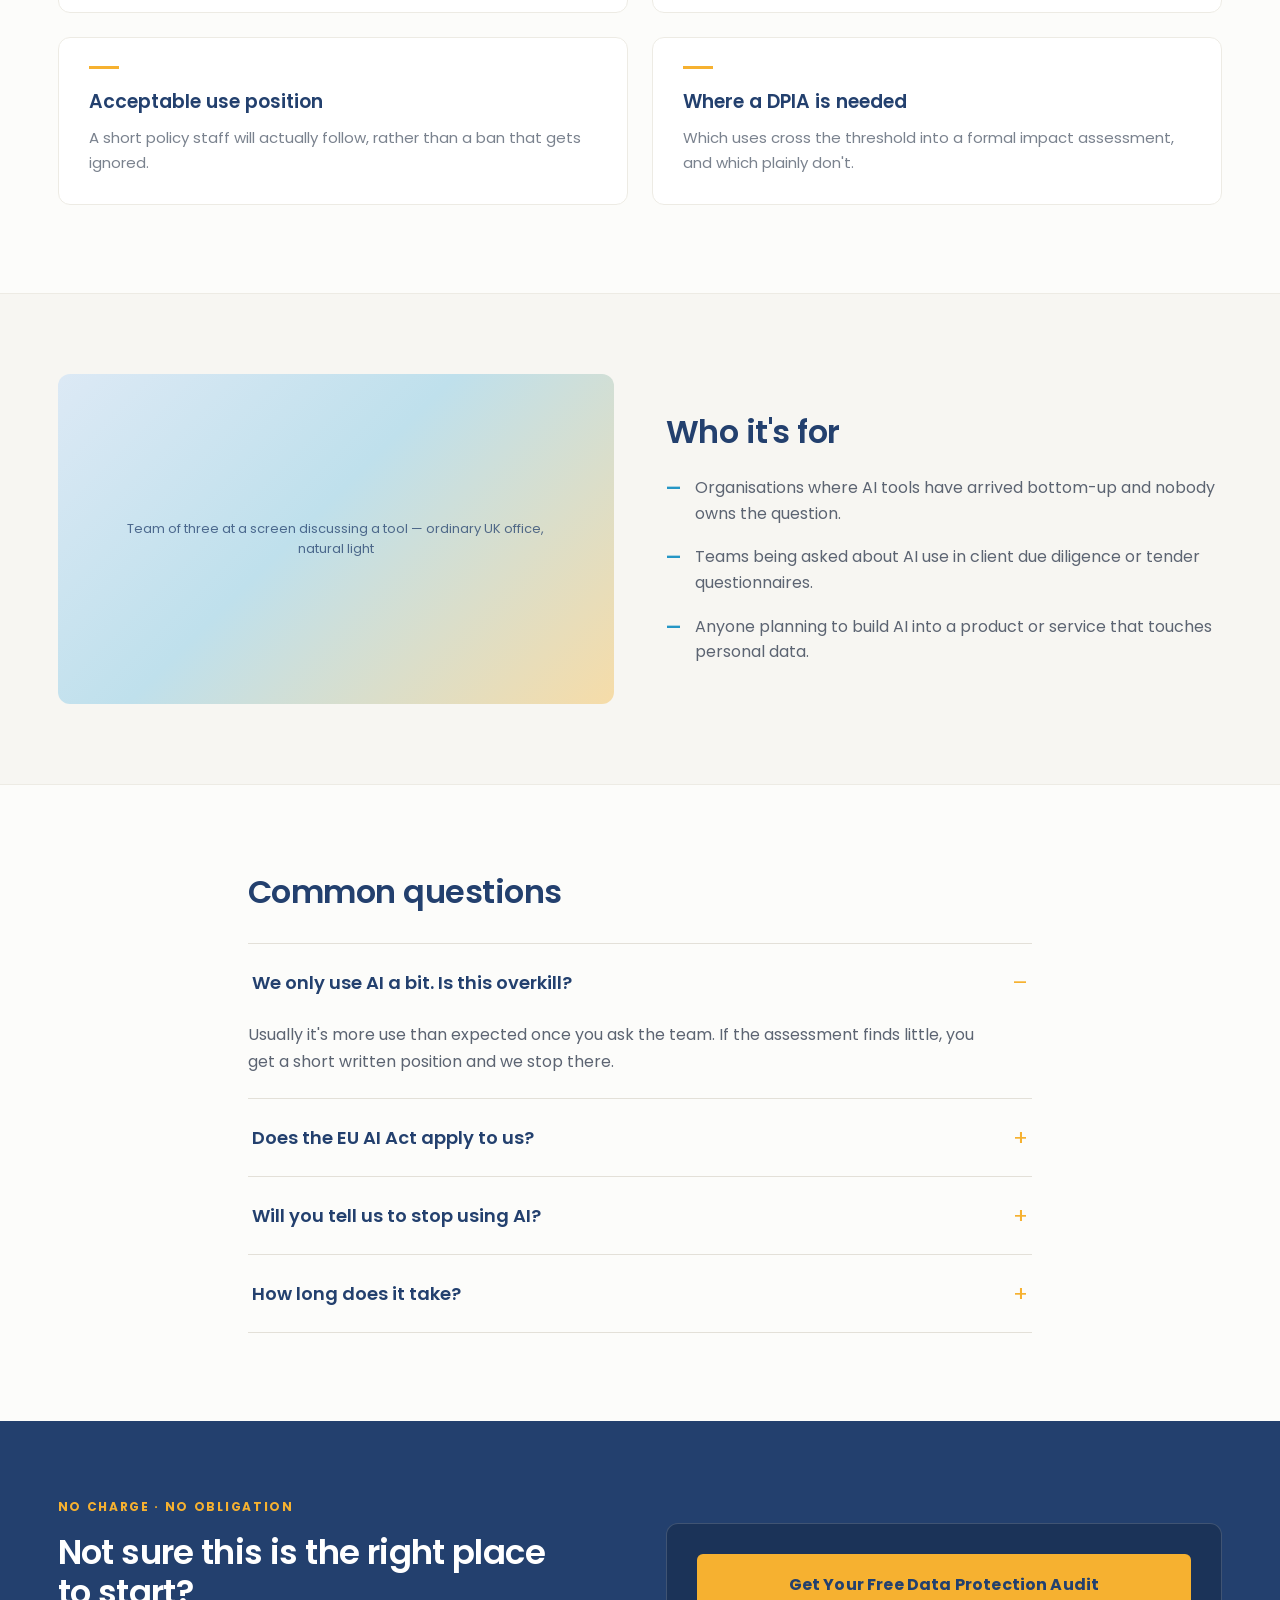
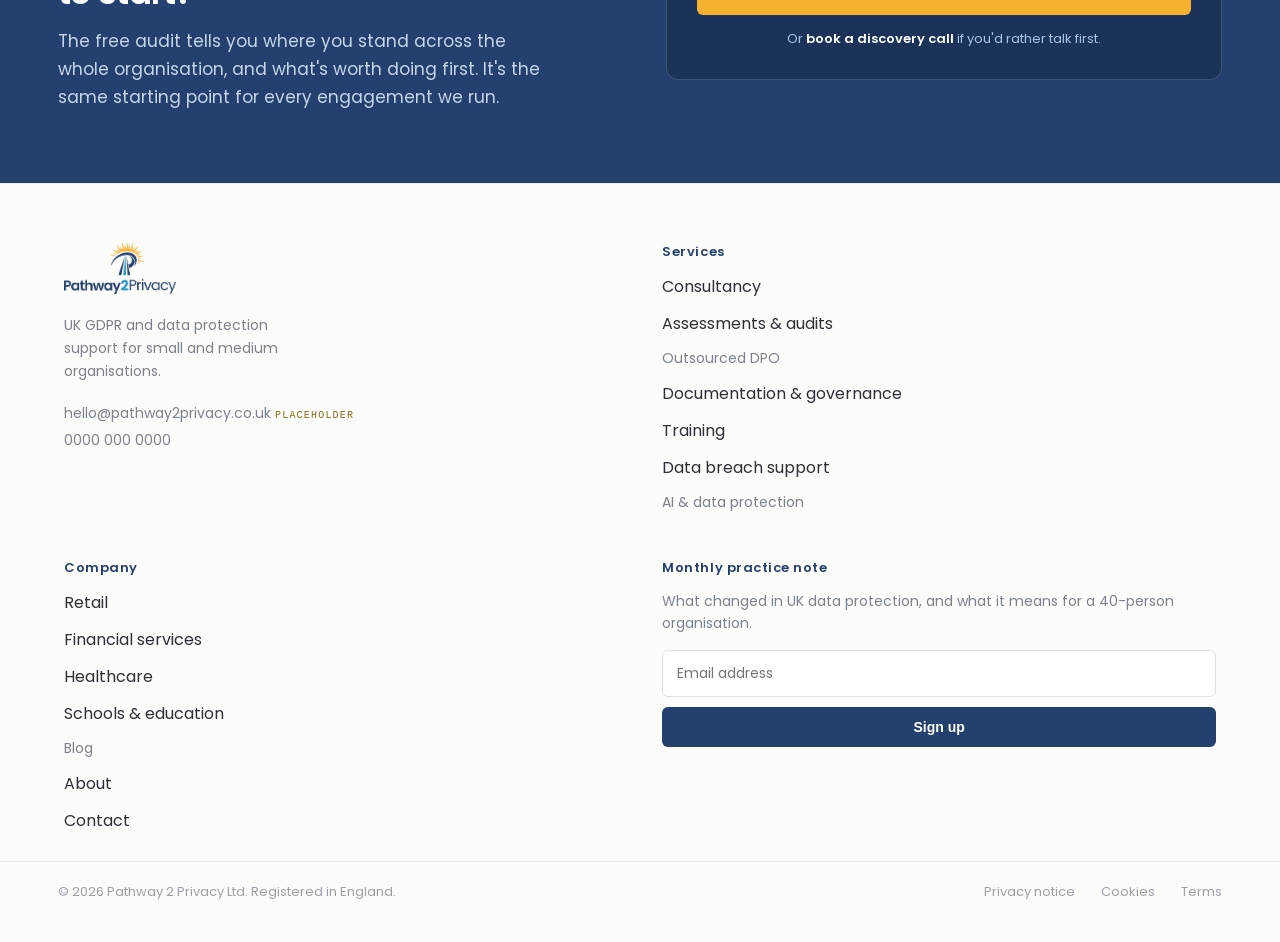
<file: ai-data-protection.html>
<!DOCTYPE html>
<html lang="en">
<head>
<meta charset="utf-8">
<meta name="viewport" content="width=device-width, initial-scale=1">
<title>AI & Data Protection: AI Governance Assessment — Pathway 2 Privacy</title>
<link rel="preconnect" href="https://fonts.googleapis.com">
<link rel="preconnect" href="https://fonts.gstatic.com" crossorigin>
<link href="https://fonts.googleapis.com/css2?family=Poppins:wght@300;400;500;600;700&display=swap" rel="stylesheet">
<link rel="stylesheet" href="assets/styles.css">
</head>
<body>
<div class="nav-wrap" style="position:sticky;top:0;z-index:40">
  <header class="site-header" id="siteHeader">
    <a href="index.html"><img src="assets/p2p-logo.png" alt="Pathway 2 Privacy" style="height:44px;width:auto;display:block"></a>
    <nav class="site-nav">
      <span class="nav-trigger" tabindex="0" role="button" aria-haspopup="true" aria-expanded="false" aria-controls="mega-services">Services <span class="caret">&#8964;</span></span>
      <span class="nav-trigger" tabindex="0" role="button" aria-haspopup="true" aria-expanded="false" aria-controls="mega-sectors">Sectors <span class="caret">&#8964;</span></span>
      <a href="blog.html" class="link-navy-hover">Blog</a>
      <span class="link-navy-hover" style="pointer-events:none;cursor:default">About</span>
      <span class="link-navy-hover" style="pointer-events:none;cursor:default">Contact</span>
    </nav>
    <a href="free-data-protection-audit.html" class="cta-gold cta-md header-cta on-light">Free Data Protection Audit</a>
    <button type="button" class="mobile-menu-toggle" aria-expanded="false" aria-controls="mobile-nav" aria-label="Menu">
      <span></span><span></span><span></span>
    </button>
  </header>

  <div class="mega-panel" id="mega-services">
    <div class="mega-inner grid-8items">
      <div class="mega-col">
        <span class="cat-label">Consultancy</span>
        <span class="link-navy-hover" style="pointer-events:none;cursor:default">Data Protection Consultancy</span>
        <span class="link-navy-hover" style="pointer-events:none;cursor:default">GDPR Consultancy &amp; Compliance</span>
      </div>
      <div class="mega-col">
        <span class="cat-label">Assessments &amp; Audits</span>
        <span class="link-navy-hover" style="pointer-events:none;cursor:default">Data Protection Audits &amp; Gap Analysis</span>
        <a href="data-protection-risk-assessments.html" class="link-navy-hover">Data Protection Risk Assessments</a>
        <span class="link-navy-hover" style="pointer-events:none;cursor:default">DPIA Consultancy</span>
        <span class="link-navy-hover" style="pointer-events:none;cursor:default">Data Mapping &amp; Data Flow Mapping</span>
      </div>
      <div class="mega-col">
        <span class="cat-label">Outsourced DPO &amp; Ongoing Support</span>
        <a href="dpo-services.html" class="link-navy-hover">Outsourced DPO Services</a>
        <span class="link-navy-hover" style="pointer-events:none;cursor:default">Data Protection &amp; Privacy Services</span>
      </div>
      <div class="mega-col">
        <span class="cat-label">Documentation &amp; Governance</span>
        <span class="link-navy-hover" style="pointer-events:none;cursor:default">Privacy Policy &amp; Documentation</span>
        <span class="link-navy-hover" style="pointer-events:none;cursor:default">Data Governance Frameworks</span>
        <span class="link-navy-hover" style="pointer-events:none;cursor:default">Data Protection by Design</span>
      </div>
      <div class="mega-col">
        <span class="cat-label">Training</span>
        <span class="link-navy-hover" style="pointer-events:none;cursor:default">Data Protection Training</span>
      </div>
      <div class="mega-col">
        <span class="cat-label">Incident Response</span>
        <span class="link-navy-hover" style="pointer-events:none;cursor:default">Data Breach Support</span>
      </div>
      <div class="mega-col">
        <span class="cat-label">AI &amp; Emerging Tech</span>
        <a href="ai-data-protection.html" class="link-navy-hover">AI &amp; Data Protection / AI Governance Assessment</a>
      </div>
      <div class="mega-cta-card">
        <span class="cap">Not sure which you need?</span>
        <p>Start with the free audit. We'll tell you where you stand and what's worth doing first.</p>
        <a href="free-data-protection-audit.html" class="cta-gold cta-sm on-light">Get Your Free Audit</a>
      </div>
    </div>
  </div>

  <div class="sectors-panel" id="mega-sectors">
    <div class="sectors-inner grid-4items">
      <span class="sector-pick sector-tile-hover" style="pointer-events:none;cursor:default">
        <span class="name">Retail</span>
        <span class="desc">Loyalty data, e-commerce, marketing consent</span>
      </span>
      <span class="sector-pick sector-tile-hover" style="pointer-events:none;cursor:default">
        <span class="name">Financial Services</span>
        <span class="desc">FCA expectations, client files, third parties</span>
      </span>
      <span class="sector-pick sector-tile-hover" style="pointer-events:none;cursor:default">
        <span class="name">Healthcare</span>
        <span class="desc">Special category data, sharing, DSPT</span>
      </span>
      <span class="sector-pick sector-tile-hover" style="pointer-events:none;cursor:default">
        <span class="name">Schools &amp; Education</span>
        <span class="desc">Pupil records, safeguarding, parental SARs</span>
      </span>
    </div>
  </div>

  <div class="mobile-nav" id="mobile-nav">
    <div class="mobile-nav-inner">
      <button type="button" class="mobile-accordion-toggle" aria-expanded="false" aria-controls="mnav-services">Services <span class="caret">&#8964;</span></button>
      <div class="mobile-accordion-panel" id="mnav-services">
        <span class="cat-label">Consultancy</span>
        <span style="pointer-events:none;cursor:default">Data Protection Consultancy</span>
        <span style="pointer-events:none;cursor:default">GDPR Consultancy &amp; Compliance</span>
        <span class="cat-label">Assessments &amp; Audits</span>
        <span style="pointer-events:none;cursor:default">Data Protection Audits &amp; Gap Analysis</span>
        <a href="data-protection-risk-assessments.html">Data Protection Risk Assessments</a>
        <span style="pointer-events:none;cursor:default">DPIA Consultancy</span>
        <span style="pointer-events:none;cursor:default">Data Mapping &amp; Data Flow Mapping</span>
        <span class="cat-label">Outsourced DPO &amp; Ongoing Support</span>
        <a href="dpo-services.html">Outsourced DPO Services</a>
        <span style="pointer-events:none;cursor:default">Data Protection &amp; Privacy Services</span>
        <span class="cat-label">Documentation &amp; Governance</span>
        <span style="pointer-events:none;cursor:default">Privacy Policy &amp; Documentation</span>
        <span style="pointer-events:none;cursor:default">Data Governance Frameworks</span>
        <span style="pointer-events:none;cursor:default">Data Protection by Design</span>
        <span class="cat-label">Training</span>
        <span style="pointer-events:none;cursor:default">Data Protection Training</span>
        <span class="cat-label">Incident Response</span>
        <span style="pointer-events:none;cursor:default">Data Breach Support</span>
        <span class="cat-label">AI &amp; Emerging Tech</span>
        <a href="ai-data-protection.html">AI &amp; Data Protection / AI Governance Assessment</a>
        <a href="free-data-protection-audit.html" class="cta-gold cta-sm on-light" style="display:block;text-align:center;margin:16px 4px 4px">Get Your Free Audit</a>
      </div>
      <button type="button" class="mobile-accordion-toggle" aria-expanded="false" aria-controls="mnav-sectors">Sectors <span class="caret">&#8964;</span></button>
      <div class="mobile-accordion-panel" id="mnav-sectors">
        <span style="pointer-events:none;cursor:default">Retail</span>
        <span style="pointer-events:none;cursor:default">Financial Services</span>
        <span style="pointer-events:none;cursor:default">Healthcare</span>
        <span style="pointer-events:none;cursor:default">Schools &amp; Education</span>
      </div>
      <a href="blog.html" class="mobile-nav-link">Blog</a>
      <span class="mobile-nav-link" style="pointer-events:none;cursor:default">About</span>
      <span class="mobile-nav-link" style="pointer-events:none;cursor:default">Contact</span>
      <a href="free-data-protection-audit.html" class="cta-gold cta-md mobile-nav-cta on-light">Free Data Protection Audit</a>
    </div>
  </div>
</div>

  <section style="background:var(--band);border-bottom:1px solid var(--hairline)">
    <div style="max-width:1280px;margin:0 auto;padding:22px clamp(20px,4.5vw,64px) 76px">
      <div class="breadcrumb" style="margin-bottom:38px">
        <a href="index.html">Home</a> <span class="sep">/</span> <a href="index.html#free-audit">Services</a> <span class="sep">/</span> <span class="current">AI &amp; Data Protection</span>
      </div>
      <div class="two-col">
        <div style="min-width:0;animation:p2pRise .7s cubic-bezier(.2,.7,.3,1) both">
          <span style="font-size:12px;font-weight:600;letter-spacing:0.14em;text-transform:uppercase;color:var(--teal)">AI &amp; Emerging Tech</span>
          <h1 style="font-size:clamp(32px,3.8vw,48px);line-height:1.1;font-weight:600;letter-spacing:-0.022em;color:var(--navy);margin:16px 0 20px;text-wrap:pretty">AI &amp; Data Protection: AI Governance Assessment</h1>
          <p style="font-size:19px;line-height:1.6;color:var(--ink-lede);margin:0 0 32px;max-width:520px;text-wrap:pretty">Your staff are already using AI tools. This is how you find out what that means for the personal data you hold.</p>
          <div style="display:flex;align-items:center;gap:24px;flex-wrap:wrap">
            <a href="free-data-protection-audit.html" class="cta-gold cta-lg on-light">Get Your Free Data Protection Audit</a>
            <span class="link-secondary" style="pointer-events:none;cursor:default">or book a discovery call &rarr;</span>
          </div>
        </div>
        <div class="img-slot" style="height:400px;border-radius:14px">
          <span class="cap">Someone at a laptop using a chat tool at work, colleague looking on &mdash; ordinary desk, not futuristic or neon</span>
        </div>
      </div>
    </div>
  </section>

  <section style="max-width:1280px;margin:0 auto;padding:88px clamp(20px,4.5vw,64px) 0" data-reveal>
    <div class="two-col" style="background:#fff;border:1px solid var(--hairline);border-radius:14px;padding:44px 48px">
      <div>
        <span style="font-size:12px;font-weight:600;letter-spacing:0.14em;text-transform:uppercase;color:var(--teal)">Why this comes up now</span>
        <h2 style="font-size:clamp(24px,2.4vw,30px);line-height:1.25;font-weight:600;color:var(--navy);margin:14px 0 0;letter-spacing:-0.015em">Most AI risk in SMEs isn't strategic. It's someone pasting a client list into a chatbot.</h2>
      </div>
      <div style="display:flex;flex-direction:column;gap:18px">
        <p style="font-size:16px;line-height:1.7;color:var(--ink-lede);margin:0">AI tools sit outside the systems you've already assessed. They're adopted by individuals, often on free accounts, and they process whatever gets typed into them &mdash; including personal data you're responsible for.</p>
        <p style="font-size:16px;line-height:1.7;color:var(--ink-lede);margin:0">There's no separate AI compliance regime to satisfy in the UK yet. What you do have is existing data protection law applied to a new set of tools, plus a growing expectation that you can show you thought about it.</p>
        <p style="font-size:16px;line-height:1.7;color:var(--ink-lede);margin:0">This assessment is about getting ahead of that: knowing what's in use, deciding what's acceptable, and writing it down before someone asks.</p>
      </div>
    </div>
  </section>

  <section style="max-width:1280px;margin:0 auto;padding:88px clamp(20px,4.5vw,64px)" data-reveal>
    <h2 style="font-size:clamp(25px,2.6vw,32px);line-height:1.2;font-weight:600;color:var(--navy);margin:0 0 14px;letter-spacing:-0.015em">What the assessment covers</h2>
    <p style="font-size:16px;line-height:1.65;color:var(--ink-lede);margin:0 0 44px;max-width:600px">Four areas, and a written position you can hand to a client, an insurer or your board.</p>
    <div class="grid-4items" style="gap:24px">
      <div class="p2p-card">
        <span style="width:30px;height:3px;background:var(--gold);display:block;margin-bottom:18px"></span>
        <h3 style="font-size:19px;font-weight:600;color:var(--navy);margin:0 0 10px">What's actually in use</h3>
        <p style="font-size:15px;line-height:1.65;color:var(--ink-support);margin:0">A plain inventory of the AI tools your team has adopted, including the ones nobody signed off.</p>
      </div>
      <div class="p2p-card">
        <span style="width:30px;height:3px;background:var(--gold);display:block;margin-bottom:18px"></span>
        <h3 style="font-size:19px;font-weight:600;color:var(--navy);margin:0 0 10px">Data flows and transfers</h3>
        <p style="font-size:15px;line-height:1.65;color:var(--ink-support);margin:0">What leaves your environment, where it goes, and whether the paperwork supports it.</p>
      </div>
      <div class="p2p-card">
        <span style="width:30px;height:3px;background:var(--gold);display:block;margin-bottom:18px"></span>
        <h3 style="font-size:19px;font-weight:600;color:var(--navy);margin:0 0 10px">Acceptable use position</h3>
        <p style="font-size:15px;line-height:1.65;color:var(--ink-support);margin:0">A short policy staff will actually follow, rather than a ban that gets ignored.</p>
      </div>
      <div class="p2p-card">
        <span style="width:30px;height:3px;background:var(--gold);display:block;margin-bottom:18px"></span>
        <h3 style="font-size:19px;font-weight:600;color:var(--navy);margin:0 0 10px">Where a DPIA is needed</h3>
        <p style="font-size:15px;line-height:1.65;color:var(--ink-support);margin:0">Which uses cross the threshold into a formal impact assessment, and which plainly don't.</p>
      </div>
    </div>
  </section>

  <section style="background:var(--band);border-top:1px solid var(--hairline);border-bottom:1px solid var(--hairline)" data-reveal>
    <div class="two-col" style="max-width:1280px;margin:0 auto;padding:80px clamp(20px,4.5vw,64px)">
      <div class="img-slot" style="height:330px;border-radius:12px">
        <span class="cap">Team of three at a screen discussing a tool &mdash; ordinary UK office, natural light</span>
      </div>
      <div>
        <h2 style="font-size:clamp(25px,2.6vw,32px);line-height:1.2;font-weight:600;color:var(--navy);margin:0 0 24px;letter-spacing:-0.015em">Who it's for</h2>
        <div style="display:flex;flex-direction:column;gap:18px">
          <div style="display:flex;gap:14px"><span style="color:var(--teal);font-weight:700">&mdash;</span><span style="font-size:16px;line-height:1.6;color:var(--ink-lede)">Organisations where AI tools have arrived bottom-up and nobody owns the question.</span></div>
          <div style="display:flex;gap:14px"><span style="color:var(--teal);font-weight:700">&mdash;</span><span style="font-size:16px;line-height:1.6;color:var(--ink-lede)">Teams being asked about AI use in client due diligence or tender questionnaires.</span></div>
          <div style="display:flex;gap:14px"><span style="color:var(--teal);font-weight:700">&mdash;</span><span style="font-size:16px;line-height:1.6;color:var(--ink-lede)">Anyone planning to build AI into a product or service that touches personal data.</span></div>
        </div>
      </div>
    </div>
  </section>

  <section style="max-width:900px;margin:0 auto;padding:88px clamp(20px,4.5vw,64px)" data-reveal>
    <h2 style="font-size:clamp(25px,2.6vw,32px);line-height:1.2;font-weight:600;color:var(--navy);margin:0 0 32px;letter-spacing:-0.015em">Common questions</h2>
    <div class="row-list">
      <div class="row open">
        <button type="button" class="faq-q" aria-expanded="true">
          <span class="label">We only use AI a bit. Is this overkill?</span>
          <span class="sign">–</span>
        </button>
        <div class="faq-a"><p>Usually it's more use than expected once you ask the team. If the assessment finds little, you get a short written position and we stop there.</p></div>
      </div>
      <div class="row">
        <button type="button" class="faq-q" aria-expanded="false">
          <span class="label">Does the EU AI Act apply to us?</span>
          <span class="sign">+</span>
        </button>
        <div class="faq-a"><p>Only if you place systems on the EU market or your output reaches EU users. We'll tell you whether it's in scope rather than assuming. <span class="ph-tag">legal review</span></p></div>
      </div>
      <div class="row">
        <button type="button" class="faq-q" aria-expanded="false">
          <span class="label">Will you tell us to stop using AI?</span>
          <span class="sign">+</span>
        </button>
        <div class="faq-a"><p>No. The aim is a position you can defend, not a blanket prohibition. Bans move the usage somewhere you can't see it.</p></div>
      </div>
      <div class="row">
        <button type="button" class="faq-q" aria-expanded="false">
          <span class="label">How long does it take?</span>
          <span class="sign">+</span>
        </button>
        <div class="faq-a"><p>Two to three weeks for most SMEs, including the staff conversations that surface what's really in use.</p></div>
      </div>
    </div>
  </section>

  <section style="background:var(--navy);color:#fff" data-reveal>
    <div class="two-col" style="max-width:1280px;margin:0 auto;padding:72px clamp(20px,4.5vw,64px)">
      <div>
        <span style="font-size:12px;font-weight:700;letter-spacing:0.14em;text-transform:uppercase;color:var(--gold)">No charge &middot; no obligation</span>
        <h2 style="font-size:clamp(26px,2.8vw,34px);line-height:1.2;font-weight:600;margin:14px 0 14px;letter-spacing:-0.018em;max-width:520px">Not sure this is the right place to start?</h2>
        <p style="font-size:17px;line-height:1.65;color:#C6D5E8;margin:0;max-width:500px">The free audit tells you where you stand across the whole organisation, and what's worth doing first. It's the same starting point for every engagement we run.</p>
      </div>
      <div style="background:var(--navy-deep);border:1px solid rgba(255,255,255,0.16);border-radius:12px;padding:30px">
        <a href="free-data-protection-audit.html" class="cta-gold cta-lg" style="display:block">Get Your Free Data Protection Audit</a>
        <span style="font-size:13px;color:#A9C4E4;display:block;margin-top:14px;text-align:center">Or <span style="color:#fff;font-weight:600;pointer-events:none;cursor:default">book a discovery call</span> if you'd rather talk first.</span>
      </div>
    </div>
  </section>

<footer class="site-footer">
  <div class="footer-cols grid-4items">
    <div>
      <img src="assets/p2p-logo.png" alt="Pathway 2 Privacy" style="height:52px;width:auto;display:block;margin-bottom:20px">
      <p style="font-size:14px;line-height:1.65;color:var(--ink-support);margin:0 0 20px;max-width:260px">UK GDPR and data protection support for small and medium organisations.</p>
      <div style="display:flex;flex-direction:column;gap:6px;font-size:14px;color:var(--ink-support)">
        <span>hello@pathway2privacy.co.uk <span class="ph-tag">placeholder</span></span>
        <span>0000 000 0000</span>
      </div>
    </div>
    <div style="display:flex;flex-direction:column;gap:12px">
      <span class="footer-col-title">Services</span>
      <span style="pointer-events:none;cursor:default">Consultancy</span>
      <span style="pointer-events:none;cursor:default">Assessments &amp; audits</span>
      <a href="dpo-services.html">Outsourced DPO</a>
      <span style="pointer-events:none;cursor:default">Documentation &amp; governance</span>
      <span style="pointer-events:none;cursor:default">Training</span>
      <span style="pointer-events:none;cursor:default">Data breach support</span>
      <a href="ai-data-protection.html">AI &amp; data protection</a>
    </div>
    <div style="display:flex;flex-direction:column;gap:12px">
      <span class="footer-col-title">Company</span>
      <span style="pointer-events:none;cursor:default">Retail</span>
      <span style="pointer-events:none;cursor:default">Financial services</span>
      <span style="pointer-events:none;cursor:default">Healthcare</span>
      <span style="pointer-events:none;cursor:default">Schools &amp; education</span>
      <a href="blog.html">Blog</a>
      <span style="pointer-events:none;cursor:default">About</span>
      <span style="pointer-events:none;cursor:default">Contact</span>
    </div>
    <div>
      <span class="footer-col-title" style="display:block;margin-bottom:12px">Monthly practice note</span>
      <p style="font-size:14px;line-height:1.6;color:var(--ink-support);margin:0 0 16px">What changed in UK data protection, and what it means for a 40-person organisation.</p>
      <div style="display:flex;flex-direction:column;gap:10px">
        <input type="email" placeholder="Email address" style="width:100%;box-sizing:border-box;font-size:14px;padding:12px 14px;border-radius:6px;border:1px solid var(--hairline-cream);background:#fff;color:var(--ink)">
        <button type="button" class="btn-navy-hover" style="width:100%;font-size:14px;font-weight:600;color:#fff;background:var(--navy);border:none;border-radius:6px;padding:12px 20px;cursor:pointer">Sign up</button>
      </div>
    </div>
  </div>
  <div class="footer-legal-bar">
    <span>&copy; 2026 Pathway 2 Privacy Ltd. Registered in England.</span>
    <div class="footer-legal-links">
      <span class="link-teal-hover" style="pointer-events:none;cursor:default">Privacy notice</span>
      <span class="link-teal-hover" style="pointer-events:none;cursor:default">Cookies</span>
      <span class="link-teal-hover" style="pointer-events:none;cursor:default">Terms</span>
    </div>
  </div>
</footer>
<script src="assets/main.js"></script>
</body>
</html>
</file>
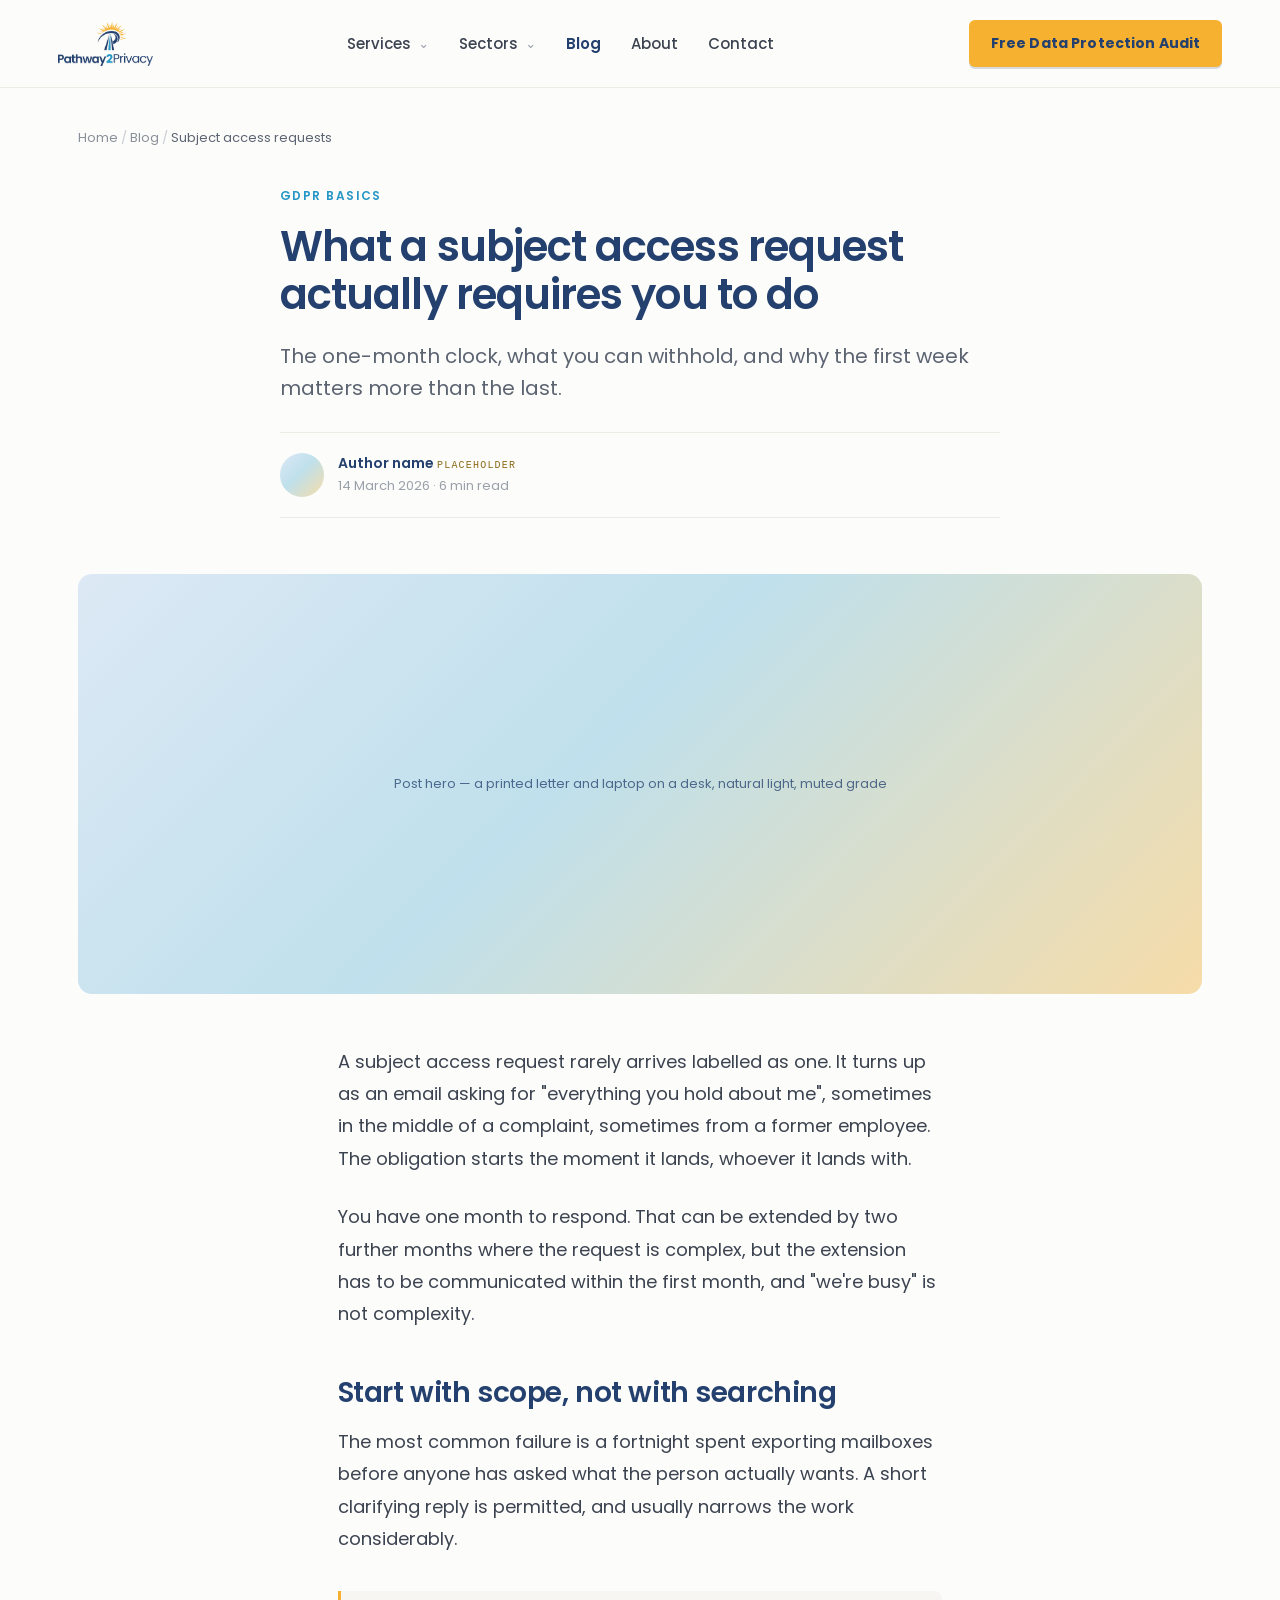
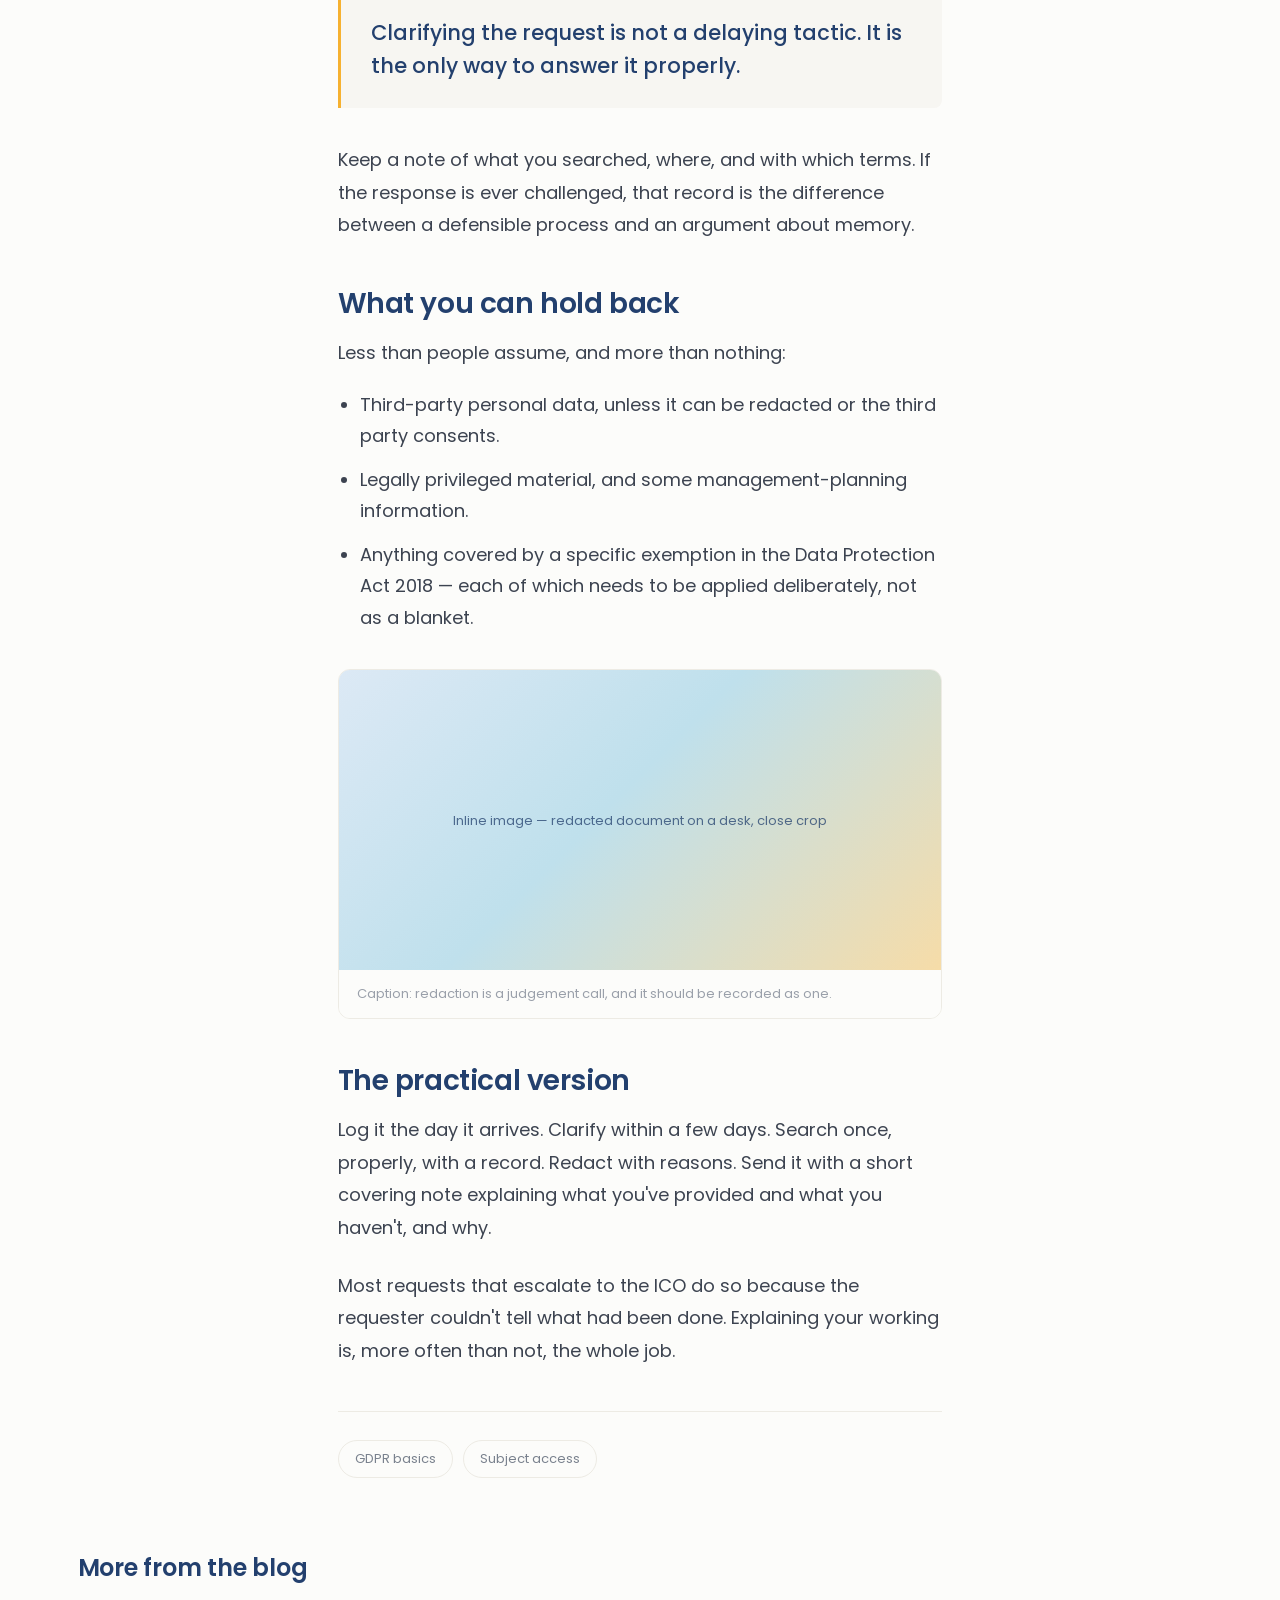
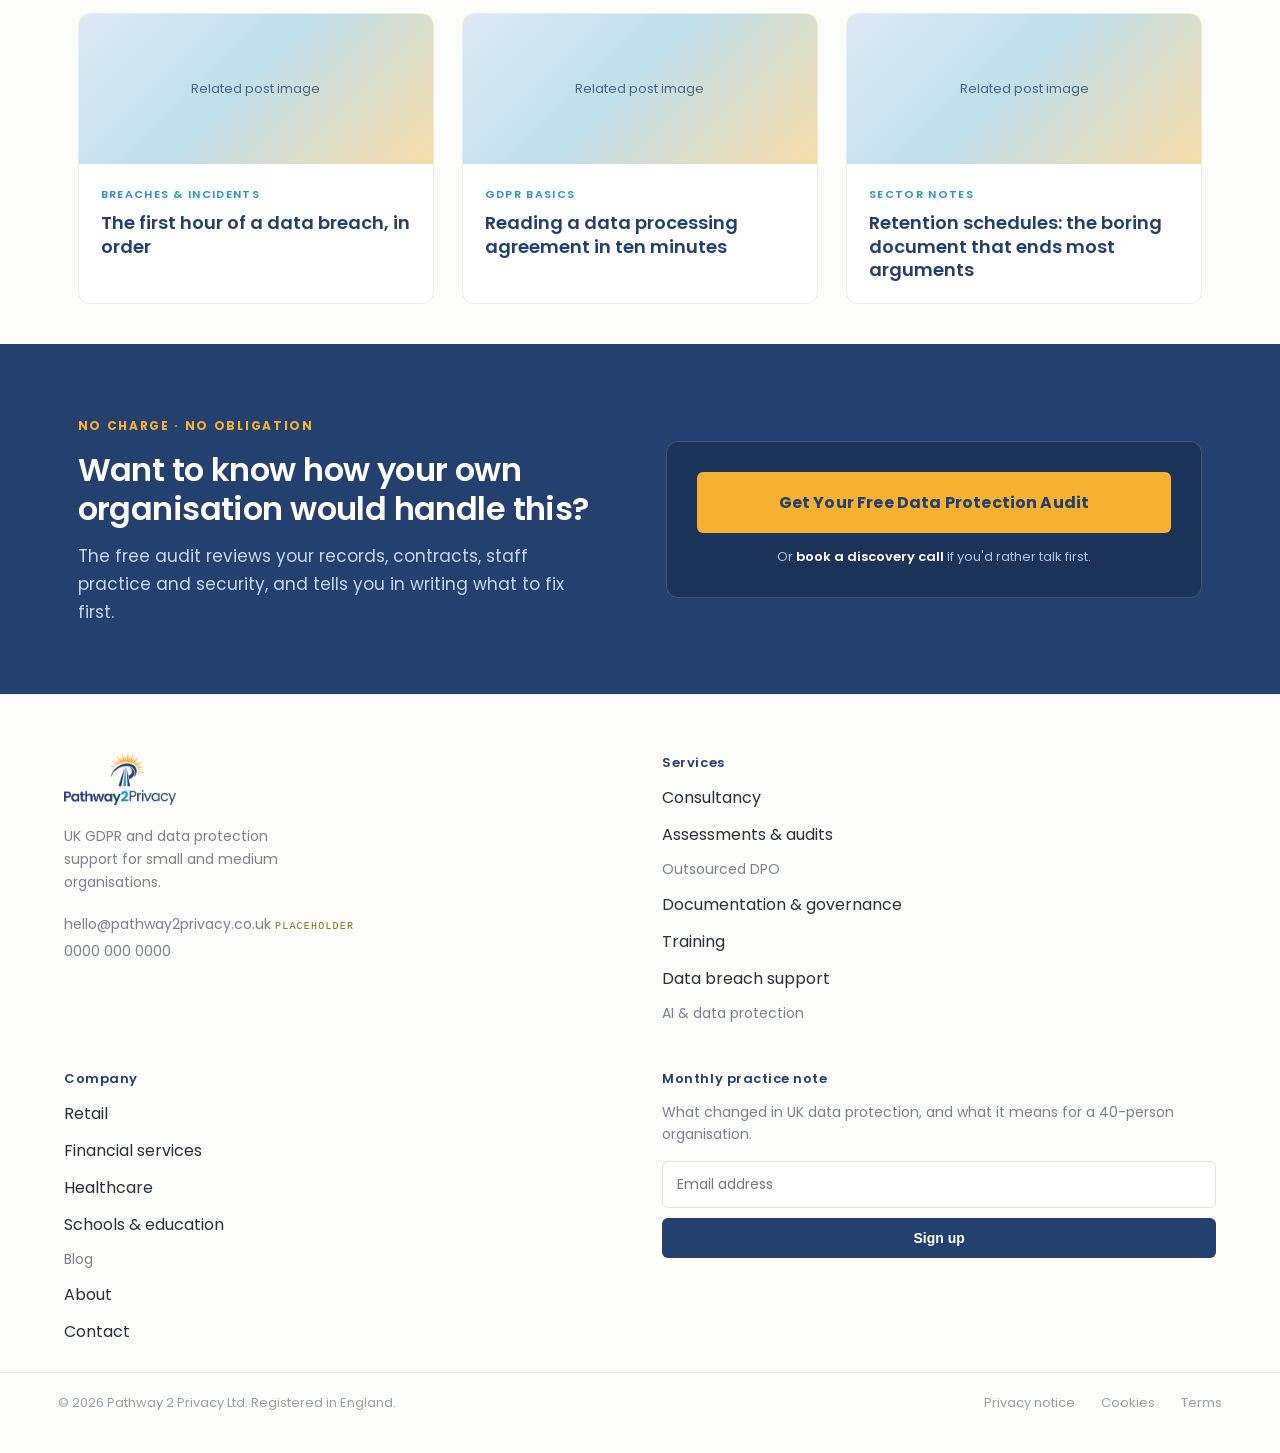
<file: blog-post.html>
<!DOCTYPE html>
<html lang="en">
<head>
<meta charset="utf-8">
<meta name="viewport" content="width=device-width, initial-scale=1">
<title>What a subject access request actually requires you to do — Pathway 2 Privacy Blog</title>
<link rel="preconnect" href="https://fonts.googleapis.com">
<link rel="preconnect" href="https://fonts.gstatic.com" crossorigin>
<link href="https://fonts.googleapis.com/css2?family=Poppins:wght@300;400;500;600;700&display=swap" rel="stylesheet">
<link rel="stylesheet" href="assets/styles.css">
</head>
<body>
<div class="nav-wrap" style="position:sticky;top:0;z-index:40">
  <header class="site-header" id="siteHeader">
    <a href="index.html"><img src="assets/p2p-logo.png" alt="Pathway 2 Privacy" style="height:44px;width:auto;display:block"></a>
    <nav class="site-nav">
      <span class="nav-trigger" tabindex="0" role="button" aria-haspopup="true" aria-expanded="false" aria-controls="mega-services">Services <span class="caret">&#8964;</span></span>
      <span class="nav-trigger" tabindex="0" role="button" aria-haspopup="true" aria-expanded="false" aria-controls="mega-sectors">Sectors <span class="caret">&#8964;</span></span>
      <a href="blog.html" class="link-navy-hover current">Blog</a>
      <span class="link-navy-hover" style="pointer-events:none;cursor:default">About</span>
      <span class="link-navy-hover" style="pointer-events:none;cursor:default">Contact</span>
    </nav>
    <a href="free-data-protection-audit.html" class="cta-gold cta-md header-cta on-light">Free Data Protection Audit</a>
    <button type="button" class="mobile-menu-toggle" aria-expanded="false" aria-controls="mobile-nav" aria-label="Menu">
      <span></span><span></span><span></span>
    </button>
  </header>

  <div class="mega-panel" id="mega-services">
    <div class="mega-inner grid-8items">
      <div class="mega-col">
        <span class="cat-label">Consultancy</span>
        <span class="link-navy-hover" style="pointer-events:none;cursor:default">Data Protection Consultancy</span>
        <span class="link-navy-hover" style="pointer-events:none;cursor:default">GDPR Consultancy &amp; Compliance</span>
      </div>
      <div class="mega-col">
        <span class="cat-label">Assessments &amp; Audits</span>
        <span class="link-navy-hover" style="pointer-events:none;cursor:default">Data Protection Audits &amp; Gap Analysis</span>
        <a href="data-protection-risk-assessments.html" class="link-navy-hover">Data Protection Risk Assessments</a>
        <span class="link-navy-hover" style="pointer-events:none;cursor:default">DPIA Consultancy</span>
        <span class="link-navy-hover" style="pointer-events:none;cursor:default">Data Mapping &amp; Data Flow Mapping</span>
      </div>
      <div class="mega-col">
        <span class="cat-label">Outsourced DPO &amp; Ongoing Support</span>
        <a href="dpo-services.html" class="link-navy-hover">Outsourced DPO Services</a>
        <span class="link-navy-hover" style="pointer-events:none;cursor:default">Data Protection &amp; Privacy Services</span>
      </div>
      <div class="mega-col">
        <span class="cat-label">Documentation &amp; Governance</span>
        <span class="link-navy-hover" style="pointer-events:none;cursor:default">Privacy Policy &amp; Documentation</span>
        <span class="link-navy-hover" style="pointer-events:none;cursor:default">Data Governance Frameworks</span>
        <span class="link-navy-hover" style="pointer-events:none;cursor:default">Data Protection by Design</span>
      </div>
      <div class="mega-col">
        <span class="cat-label">Training</span>
        <span class="link-navy-hover" style="pointer-events:none;cursor:default">Data Protection Training</span>
      </div>
      <div class="mega-col">
        <span class="cat-label">Incident Response</span>
        <span class="link-navy-hover" style="pointer-events:none;cursor:default">Data Breach Support</span>
      </div>
      <div class="mega-col">
        <span class="cat-label">AI &amp; Emerging Tech</span>
        <a href="ai-data-protection.html" class="link-navy-hover">AI &amp; Data Protection / AI Governance Assessment</a>
      </div>
      <div class="mega-cta-card">
        <span class="cap">Not sure which you need?</span>
        <p>Start with the free audit. We'll tell you where you stand and what's worth doing first.</p>
        <a href="free-data-protection-audit.html" class="cta-gold cta-sm on-light">Get Your Free Audit</a>
      </div>
    </div>
  </div>

  <div class="sectors-panel" id="mega-sectors">
    <div class="sectors-inner grid-4items">
      <span class="sector-pick sector-tile-hover" style="pointer-events:none;cursor:default">
        <span class="name">Retail</span>
        <span class="desc">Loyalty data, e-commerce, marketing consent</span>
      </span>
      <span class="sector-pick sector-tile-hover" style="pointer-events:none;cursor:default">
        <span class="name">Financial Services</span>
        <span class="desc">FCA expectations, client files, third parties</span>
      </span>
      <span class="sector-pick sector-tile-hover" style="pointer-events:none;cursor:default">
        <span class="name">Healthcare</span>
        <span class="desc">Special category data, sharing, DSPT</span>
      </span>
      <span class="sector-pick sector-tile-hover" style="pointer-events:none;cursor:default">
        <span class="name">Schools &amp; Education</span>
        <span class="desc">Pupil records, safeguarding, parental SARs</span>
      </span>
    </div>
  </div>

  <div class="mobile-nav" id="mobile-nav">
    <div class="mobile-nav-inner">
      <button type="button" class="mobile-accordion-toggle" aria-expanded="false" aria-controls="mnav-services">Services <span class="caret">&#8964;</span></button>
      <div class="mobile-accordion-panel" id="mnav-services">
        <span class="cat-label">Consultancy</span>
        <span style="pointer-events:none;cursor:default">Data Protection Consultancy</span>
        <span style="pointer-events:none;cursor:default">GDPR Consultancy &amp; Compliance</span>
        <span class="cat-label">Assessments &amp; Audits</span>
        <span style="pointer-events:none;cursor:default">Data Protection Audits &amp; Gap Analysis</span>
        <a href="data-protection-risk-assessments.html">Data Protection Risk Assessments</a>
        <span style="pointer-events:none;cursor:default">DPIA Consultancy</span>
        <span style="pointer-events:none;cursor:default">Data Mapping &amp; Data Flow Mapping</span>
        <span class="cat-label">Outsourced DPO &amp; Ongoing Support</span>
        <a href="dpo-services.html">Outsourced DPO Services</a>
        <span style="pointer-events:none;cursor:default">Data Protection &amp; Privacy Services</span>
        <span class="cat-label">Documentation &amp; Governance</span>
        <span style="pointer-events:none;cursor:default">Privacy Policy &amp; Documentation</span>
        <span style="pointer-events:none;cursor:default">Data Governance Frameworks</span>
        <span style="pointer-events:none;cursor:default">Data Protection by Design</span>
        <span class="cat-label">Training</span>
        <span style="pointer-events:none;cursor:default">Data Protection Training</span>
        <span class="cat-label">Incident Response</span>
        <span style="pointer-events:none;cursor:default">Data Breach Support</span>
        <span class="cat-label">AI &amp; Emerging Tech</span>
        <a href="ai-data-protection.html">AI &amp; Data Protection / AI Governance Assessment</a>
        <a href="free-data-protection-audit.html" class="cta-gold cta-sm on-light" style="display:block;text-align:center;margin:16px 4px 4px">Get Your Free Audit</a>
      </div>
      <button type="button" class="mobile-accordion-toggle" aria-expanded="false" aria-controls="mnav-sectors">Sectors <span class="caret">&#8964;</span></button>
      <div class="mobile-accordion-panel" id="mnav-sectors">
        <span style="pointer-events:none;cursor:default">Retail</span>
        <span style="pointer-events:none;cursor:default">Financial Services</span>
        <span style="pointer-events:none;cursor:default">Healthcare</span>
        <span style="pointer-events:none;cursor:default">Schools &amp; Education</span>
      </div>
      <a href="blog.html" class="mobile-nav-link">Blog</a>
      <span class="mobile-nav-link" style="pointer-events:none;cursor:default">About</span>
      <span class="mobile-nav-link" style="pointer-events:none;cursor:default">Contact</span>
      <a href="free-data-protection-audit.html" class="cta-gold cta-md mobile-nav-cta on-light">Free Data Protection Audit</a>
    </div>
  </div>
</div>

  <article style="max-width:1240px;margin:0 auto;padding:40px clamp(20px,4.5vw,64px) 24px">
    <div class="breadcrumb" style="margin-bottom:34px">
      <a href="index.html">Home</a> <span class="sep">/</span> <a href="blog.html">Blog</a> <span class="sep">/</span> <span class="current">Subject access requests</span>
    </div>
    <div style="max-width:720px;margin:0 auto;animation:p2pRise .7s cubic-bezier(.2,.7,.3,1) both">
      <span style="font-size:12px;font-weight:600;letter-spacing:0.12em;text-transform:uppercase;color:var(--teal)">GDPR basics</span>
      <h1 style="font-size:clamp(30px,3.4vw,42px);line-height:1.15;font-weight:600;letter-spacing:-0.022em;color:var(--navy);margin:16px 0 20px;text-wrap:pretty">What a subject access request actually requires you to do</h1>
      <p style="font-size:20px;line-height:1.6;color:var(--ink-lede);margin:0 0 28px;text-wrap:pretty">The one-month clock, what you can withhold, and why the first week matters more than the last.</p>
      <div style="display:flex;align-items:center;gap:14px;padding:20px 0;border-top:1px solid var(--hairline);border-bottom:1px solid var(--hairline)">
        <div class="img-slot circle" style="width:44px;height:44px;flex:none"></div>
        <div style="display:flex;flex-direction:column;gap:2px">
          <span style="font-size:14px;font-weight:600;color:var(--navy)">Author name <span class="ph-tag" style="font-weight:400">placeholder</span></span>
          <span style="font-size:13px;color:var(--ink-meta)">14 March 2026 &middot; 6 min read</span>
        </div>
      </div>
    </div>
  </article>

  <div style="max-width:1240px;margin:0 auto;padding:32px clamp(20px,4.5vw,64px) 0">
    <div class="img-slot" style="height:420px;border-radius:14px">
      <span class="cap">Post hero &mdash; a printed letter and laptop on a desk, natural light, muted grade</span>
    </div>
  </div>

  <div style="max-width:720px;margin:0 auto;padding:52px clamp(20px,4.5vw,64px) 0">
    <p style="font-size:18px;line-height:1.8;color:var(--ink-body);margin:0 0 26px">A subject access request rarely arrives labelled as one. It turns up as an email asking for "everything you hold about me", sometimes in the middle of a complaint, sometimes from a former employee. The obligation starts the moment it lands, whoever it lands with.</p>
    <p style="font-size:18px;line-height:1.8;color:var(--ink-body);margin:0 0 26px">You have one month to respond. That can be extended by two further months where the request is complex, but the extension has to be communicated within the first month, and "we're busy" is not complexity.</p>
    <h2 style="font-size:clamp(24px,2.4vw,28px);line-height:1.25;font-weight:600;color:var(--navy);margin:44px 0 16px;letter-spacing:-0.015em">Start with scope, not with searching</h2>
    <p style="font-size:18px;line-height:1.8;color:var(--ink-body);margin:0 0 26px">The most common failure is a fortnight spent exporting mailboxes before anyone has asked what the person actually wants. A short clarifying reply is permitted, and usually narrows the work considerably.</p>
    <blockquote style="margin:36px 0;padding:26px 30px;background:var(--band);border-left:3px solid var(--gold);border-radius:0 8px 8px 0">
      <p style="font-size:21px;line-height:1.55;font-weight:500;color:var(--navy);margin:0">Clarifying the request is not a delaying tactic. It is the only way to answer it properly.</p>
    </blockquote>
    <p style="font-size:18px;line-height:1.8;color:var(--ink-body);margin:0 0 26px">Keep a note of what you searched, where, and with which terms. If the response is ever challenged, that record is the difference between a defensible process and an argument about memory.</p>
    <h2 style="font-size:clamp(24px,2.4vw,28px);line-height:1.25;font-weight:600;color:var(--navy);margin:44px 0 16px;letter-spacing:-0.015em">What you can hold back</h2>
    <p style="font-size:18px;line-height:1.8;color:var(--ink-body);margin:0 0 20px">Less than people assume, and more than nothing:</p>
    <ul style="margin:0 0 26px;padding-left:22px;display:flex;flex-direction:column;gap:12px">
      <li style="font-size:18px;line-height:1.75;color:var(--ink-body)">Third-party personal data, unless it can be redacted or the third party consents.</li>
      <li style="font-size:18px;line-height:1.75;color:var(--ink-body)">Legally privileged material, and some management-planning information.</li>
      <li style="font-size:18px;line-height:1.75;color:var(--ink-body)">Anything covered by a specific exemption in the Data Protection Act 2018 &mdash; each of which needs to be applied deliberately, not as a blanket.</li>
    </ul>
    <div style="margin:36px 0;border:1px solid var(--hairline);border-radius:12px;overflow:hidden">
      <div class="img-slot" style="height:300px"><span class="cap">Inline image &mdash; redacted document on a desk, close crop</span></div>
      <span style="display:block;font-size:13px;color:var(--ink-meta);padding:14px 18px;background:var(--page)">Caption: redaction is a judgement call, and it should be recorded as one.</span>
    </div>
    <h2 style="font-size:clamp(24px,2.4vw,28px);line-height:1.25;font-weight:600;color:var(--navy);margin:44px 0 16px;letter-spacing:-0.015em">The practical version</h2>
    <p style="font-size:18px;line-height:1.8;color:var(--ink-body);margin:0 0 26px">Log it the day it arrives. Clarify within a few days. Search once, properly, with a record. Redact with reasons. Send it with a short covering note explaining what you've provided and what you haven't, and why.</p>
    <p style="font-size:18px;line-height:1.8;color:var(--ink-body);margin:0 0 26px">Most requests that escalate to the ICO do so because the requester couldn't tell what had been done. Explaining your working is, more often than not, the whole job.</p>
    <div style="display:flex;gap:10px;flex-wrap:wrap;margin:44px 0 0;padding-top:28px;border-top:1px solid var(--hairline)">
      <span class="pill-hover" style="font-size:13px;color:var(--ink-support);border:1px solid var(--hairline);border-radius:100px;padding:8px 16px;pointer-events:none;cursor:default">GDPR basics</span>
      <span class="pill-hover" style="font-size:13px;color:var(--ink-support);border:1px solid var(--hairline);border-radius:100px;padding:8px 16px;pointer-events:none;cursor:default">Subject access</span>
    </div>
  </div>

  <section style="max-width:1240px;margin:0 auto;padding:72px clamp(20px,4.5vw,64px) 40px" data-reveal>
    <h2 style="font-size:clamp(20px,2vw,24px);font-weight:600;color:var(--navy);margin:0 0 28px;letter-spacing:-0.01em">More from the blog</h2>
    <div class="grid-3items" style="gap:28px">
      <span class="card-hover" style="display:flex;flex-direction:column;border:1px solid var(--hairline);border-radius:12px;overflow:hidden;background:#fff;pointer-events:none;cursor:default">
        <div class="img-slot" style="height:150px"><span class="cap">Related post image</span></div>
        <span style="display:flex;flex-direction:column;gap:8px;padding:22px">
          <span style="font-size:11px;font-weight:600;letter-spacing:0.12em;text-transform:uppercase;color:var(--teal)">Breaches &amp; incidents</span>
          <span style="font-size:18px;line-height:1.3;font-weight:600;color:var(--navy)">The first hour of a data breach, in order</span>
        </span>
      </span>
      <span class="card-hover" style="display:flex;flex-direction:column;border:1px solid var(--hairline);border-radius:12px;overflow:hidden;background:#fff;pointer-events:none;cursor:default">
        <div class="img-slot" style="height:150px"><span class="cap">Related post image</span></div>
        <span style="display:flex;flex-direction:column;gap:8px;padding:22px">
          <span style="font-size:11px;font-weight:600;letter-spacing:0.12em;text-transform:uppercase;color:var(--teal)">GDPR basics</span>
          <span style="font-size:18px;line-height:1.3;font-weight:600;color:var(--navy)">Reading a data processing agreement in ten minutes</span>
        </span>
      </span>
      <span class="card-hover" style="display:flex;flex-direction:column;border:1px solid var(--hairline);border-radius:12px;overflow:hidden;background:#fff;pointer-events:none;cursor:default">
        <div class="img-slot" style="height:150px"><span class="cap">Related post image</span></div>
        <span style="display:flex;flex-direction:column;gap:8px;padding:22px">
          <span style="font-size:11px;font-weight:600;letter-spacing:0.12em;text-transform:uppercase;color:var(--teal)">Sector notes</span>
          <span style="font-size:18px;line-height:1.3;font-weight:600;color:var(--navy)">Retention schedules: the boring document that ends most arguments</span>
        </span>
      </span>
    </div>
  </section>

  <section style="background:var(--navy);color:#fff" data-reveal>
    <div class="two-col" style="max-width:1240px;margin:0 auto;padding:68px clamp(20px,4.5vw,64px)">
      <div>
        <span style="font-size:12px;font-weight:700;letter-spacing:0.14em;text-transform:uppercase;color:var(--gold)">No charge &middot; no obligation</span>
        <h2 style="font-size:clamp(25px,2.6vw,32px);line-height:1.2;font-weight:600;margin:14px 0 14px;letter-spacing:-0.018em;max-width:520px">Want to know how your own organisation would handle this?</h2>
        <p style="font-size:17px;line-height:1.65;color:#C6D5E8;margin:0;max-width:500px">The free audit reviews your records, contracts, staff practice and security, and tells you in writing what to fix first.</p>
      </div>
      <div style="background:var(--navy-deep);border:1px solid rgba(255,255,255,0.16);border-radius:12px;padding:30px">
        <a href="free-data-protection-audit.html" class="cta-gold cta-lg" style="display:block">Get Your Free Data Protection Audit</a>
        <span style="font-size:13px;color:#A9C4E4;display:block;margin-top:14px;text-align:center">Or <span style="color:#fff;font-weight:600;pointer-events:none;cursor:default">book a discovery call</span> if you'd rather talk first.</span>
      </div>
    </div>
  </section>

<footer class="site-footer">
  <div class="footer-cols grid-4items">
    <div>
      <img src="assets/p2p-logo.png" alt="Pathway 2 Privacy" style="height:52px;width:auto;display:block;margin-bottom:20px">
      <p style="font-size:14px;line-height:1.65;color:var(--ink-support);margin:0 0 20px;max-width:260px">UK GDPR and data protection support for small and medium organisations.</p>
      <div style="display:flex;flex-direction:column;gap:6px;font-size:14px;color:var(--ink-support)">
        <span>hello@pathway2privacy.co.uk <span class="ph-tag">placeholder</span></span>
        <span>0000 000 0000</span>
      </div>
    </div>
    <div style="display:flex;flex-direction:column;gap:12px">
      <span class="footer-col-title">Services</span>
      <span style="pointer-events:none;cursor:default">Consultancy</span>
      <span style="pointer-events:none;cursor:default">Assessments &amp; audits</span>
      <a href="dpo-services.html">Outsourced DPO</a>
      <span style="pointer-events:none;cursor:default">Documentation &amp; governance</span>
      <span style="pointer-events:none;cursor:default">Training</span>
      <span style="pointer-events:none;cursor:default">Data breach support</span>
      <a href="ai-data-protection.html">AI &amp; data protection</a>
    </div>
    <div style="display:flex;flex-direction:column;gap:12px">
      <span class="footer-col-title">Company</span>
      <span style="pointer-events:none;cursor:default">Retail</span>
      <span style="pointer-events:none;cursor:default">Financial services</span>
      <span style="pointer-events:none;cursor:default">Healthcare</span>
      <span style="pointer-events:none;cursor:default">Schools &amp; education</span>
      <a href="blog.html">Blog</a>
      <span style="pointer-events:none;cursor:default">About</span>
      <span style="pointer-events:none;cursor:default">Contact</span>
    </div>
    <div>
      <span class="footer-col-title" style="display:block;margin-bottom:12px">Monthly practice note</span>
      <p style="font-size:14px;line-height:1.6;color:var(--ink-support);margin:0 0 16px">What changed in UK data protection, and what it means for a 40-person organisation.</p>
      <div style="display:flex;flex-direction:column;gap:10px">
        <input type="email" placeholder="Email address" style="width:100%;box-sizing:border-box;font-size:14px;padding:12px 14px;border-radius:6px;border:1px solid var(--hairline-cream);background:#fff;color:var(--ink)">
        <button type="button" class="btn-navy-hover" style="width:100%;font-size:14px;font-weight:600;color:#fff;background:var(--navy);border:none;border-radius:6px;padding:12px 20px;cursor:pointer">Sign up</button>
      </div>
    </div>
  </div>
  <div class="footer-legal-bar">
    <span>&copy; 2026 Pathway 2 Privacy Ltd. Registered in England.</span>
    <div class="footer-legal-links">
      <span class="link-teal-hover" style="pointer-events:none;cursor:default">Privacy notice</span>
      <span class="link-teal-hover" style="pointer-events:none;cursor:default">Cookies</span>
      <span class="link-teal-hover" style="pointer-events:none;cursor:default">Terms</span>
    </div>
  </div>
</footer>
<script src="assets/main.js"></script>
</body>
</html>
</file>
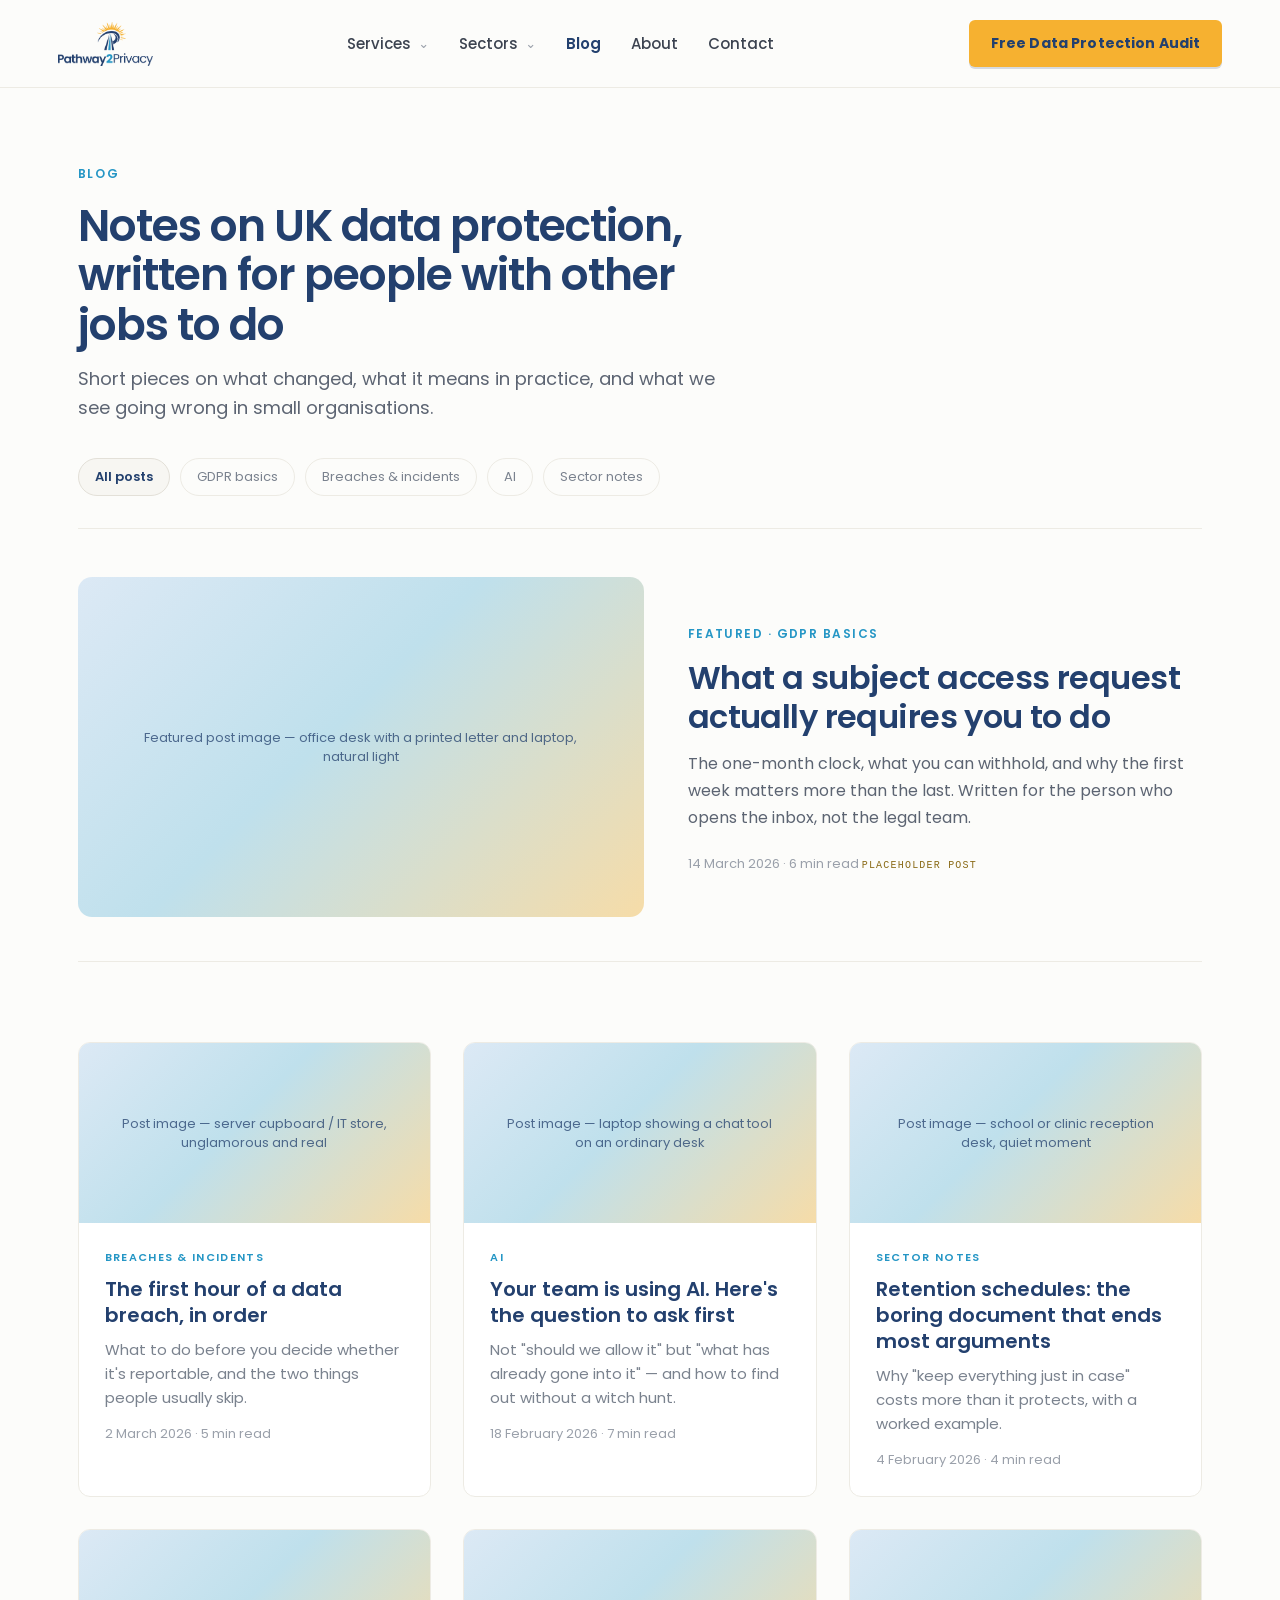
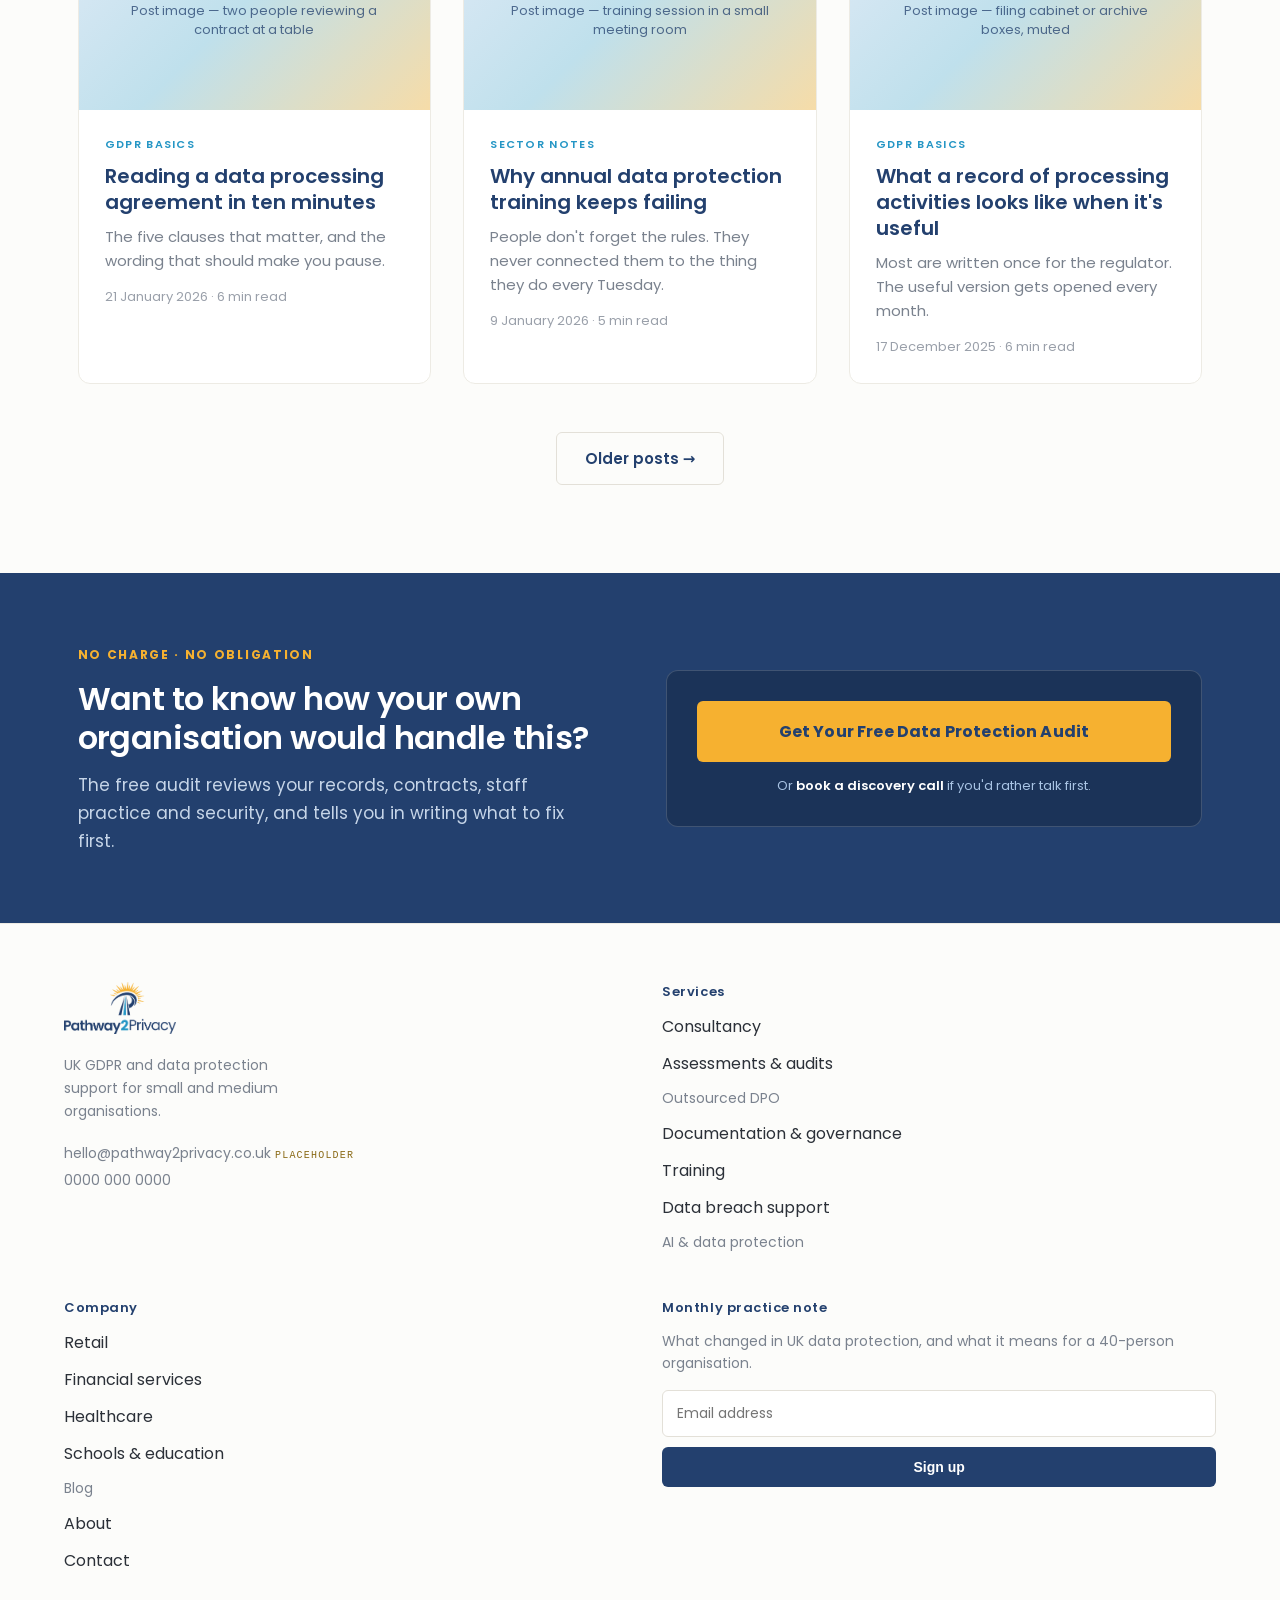
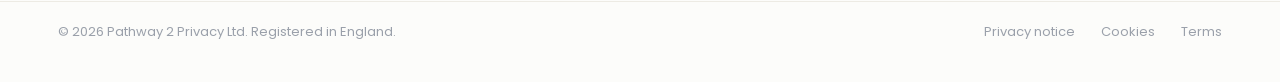
<file: blog.html>
<!DOCTYPE html>
<html lang="en">
<head>
<meta charset="utf-8">
<meta name="viewport" content="width=device-width, initial-scale=1">
<title>Blog — Pathway 2 Privacy</title>
<link rel="preconnect" href="https://fonts.googleapis.com">
<link rel="preconnect" href="https://fonts.gstatic.com" crossorigin>
<link href="https://fonts.googleapis.com/css2?family=Poppins:wght@300;400;500;600;700&display=swap" rel="stylesheet">
<link rel="stylesheet" href="assets/styles.css">
</head>
<body>
<div class="nav-wrap" style="position:sticky;top:0;z-index:40">
  <header class="site-header" id="siteHeader">
    <a href="index.html"><img src="assets/p2p-logo.png" alt="Pathway 2 Privacy" style="height:44px;width:auto;display:block"></a>
    <nav class="site-nav">
      <span class="nav-trigger" tabindex="0" role="button" aria-haspopup="true" aria-expanded="false" aria-controls="mega-services">Services <span class="caret">&#8964;</span></span>
      <span class="nav-trigger" tabindex="0" role="button" aria-haspopup="true" aria-expanded="false" aria-controls="mega-sectors">Sectors <span class="caret">&#8964;</span></span>
      <a href="blog.html" class="link-navy-hover current">Blog</a>
      <span class="link-navy-hover" style="pointer-events:none;cursor:default">About</span>
      <span class="link-navy-hover" style="pointer-events:none;cursor:default">Contact</span>
    </nav>
    <a href="free-data-protection-audit.html" class="cta-gold cta-md header-cta on-light">Free Data Protection Audit</a>
    <button type="button" class="mobile-menu-toggle" aria-expanded="false" aria-controls="mobile-nav" aria-label="Menu">
      <span></span><span></span><span></span>
    </button>
  </header>

  <div class="mega-panel" id="mega-services">
    <div class="mega-inner grid-8items">
      <div class="mega-col">
        <span class="cat-label">Consultancy</span>
        <span class="link-navy-hover" style="pointer-events:none;cursor:default">Data Protection Consultancy</span>
        <span class="link-navy-hover" style="pointer-events:none;cursor:default">GDPR Consultancy &amp; Compliance</span>
      </div>
      <div class="mega-col">
        <span class="cat-label">Assessments &amp; Audits</span>
        <span class="link-navy-hover" style="pointer-events:none;cursor:default">Data Protection Audits &amp; Gap Analysis</span>
        <a href="data-protection-risk-assessments.html" class="link-navy-hover">Data Protection Risk Assessments</a>
        <span class="link-navy-hover" style="pointer-events:none;cursor:default">DPIA Consultancy</span>
        <span class="link-navy-hover" style="pointer-events:none;cursor:default">Data Mapping &amp; Data Flow Mapping</span>
      </div>
      <div class="mega-col">
        <span class="cat-label">Outsourced DPO &amp; Ongoing Support</span>
        <a href="dpo-services.html" class="link-navy-hover">Outsourced DPO Services</a>
        <span class="link-navy-hover" style="pointer-events:none;cursor:default">Data Protection &amp; Privacy Services</span>
      </div>
      <div class="mega-col">
        <span class="cat-label">Documentation &amp; Governance</span>
        <span class="link-navy-hover" style="pointer-events:none;cursor:default">Privacy Policy &amp; Documentation</span>
        <span class="link-navy-hover" style="pointer-events:none;cursor:default">Data Governance Frameworks</span>
        <span class="link-navy-hover" style="pointer-events:none;cursor:default">Data Protection by Design</span>
      </div>
      <div class="mega-col">
        <span class="cat-label">Training</span>
        <span class="link-navy-hover" style="pointer-events:none;cursor:default">Data Protection Training</span>
      </div>
      <div class="mega-col">
        <span class="cat-label">Incident Response</span>
        <span class="link-navy-hover" style="pointer-events:none;cursor:default">Data Breach Support</span>
      </div>
      <div class="mega-col">
        <span class="cat-label">AI &amp; Emerging Tech</span>
        <a href="ai-data-protection.html" class="link-navy-hover">AI &amp; Data Protection / AI Governance Assessment</a>
      </div>
      <div class="mega-cta-card">
        <span class="cap">Not sure which you need?</span>
        <p>Start with the free audit. We'll tell you where you stand and what's worth doing first.</p>
        <a href="free-data-protection-audit.html" class="cta-gold cta-sm on-light">Get Your Free Audit</a>
      </div>
    </div>
  </div>

  <div class="sectors-panel" id="mega-sectors">
    <div class="sectors-inner grid-4items">
      <span class="sector-pick sector-tile-hover" style="pointer-events:none;cursor:default">
        <span class="name">Retail</span>
        <span class="desc">Loyalty data, e-commerce, marketing consent</span>
      </span>
      <span class="sector-pick sector-tile-hover" style="pointer-events:none;cursor:default">
        <span class="name">Financial Services</span>
        <span class="desc">FCA expectations, client files, third parties</span>
      </span>
      <span class="sector-pick sector-tile-hover" style="pointer-events:none;cursor:default">
        <span class="name">Healthcare</span>
        <span class="desc">Special category data, sharing, DSPT</span>
      </span>
      <span class="sector-pick sector-tile-hover" style="pointer-events:none;cursor:default">
        <span class="name">Schools &amp; Education</span>
        <span class="desc">Pupil records, safeguarding, parental SARs</span>
      </span>
    </div>
  </div>

  <div class="mobile-nav" id="mobile-nav">
    <div class="mobile-nav-inner">
      <button type="button" class="mobile-accordion-toggle" aria-expanded="false" aria-controls="mnav-services">Services <span class="caret">&#8964;</span></button>
      <div class="mobile-accordion-panel" id="mnav-services">
        <span class="cat-label">Consultancy</span>
        <span style="pointer-events:none;cursor:default">Data Protection Consultancy</span>
        <span style="pointer-events:none;cursor:default">GDPR Consultancy &amp; Compliance</span>
        <span class="cat-label">Assessments &amp; Audits</span>
        <span style="pointer-events:none;cursor:default">Data Protection Audits &amp; Gap Analysis</span>
        <a href="data-protection-risk-assessments.html">Data Protection Risk Assessments</a>
        <span style="pointer-events:none;cursor:default">DPIA Consultancy</span>
        <span style="pointer-events:none;cursor:default">Data Mapping &amp; Data Flow Mapping</span>
        <span class="cat-label">Outsourced DPO &amp; Ongoing Support</span>
        <a href="dpo-services.html">Outsourced DPO Services</a>
        <span style="pointer-events:none;cursor:default">Data Protection &amp; Privacy Services</span>
        <span class="cat-label">Documentation &amp; Governance</span>
        <span style="pointer-events:none;cursor:default">Privacy Policy &amp; Documentation</span>
        <span style="pointer-events:none;cursor:default">Data Governance Frameworks</span>
        <span style="pointer-events:none;cursor:default">Data Protection by Design</span>
        <span class="cat-label">Training</span>
        <span style="pointer-events:none;cursor:default">Data Protection Training</span>
        <span class="cat-label">Incident Response</span>
        <span style="pointer-events:none;cursor:default">Data Breach Support</span>
        <span class="cat-label">AI &amp; Emerging Tech</span>
        <a href="ai-data-protection.html">AI &amp; Data Protection / AI Governance Assessment</a>
        <a href="free-data-protection-audit.html" class="cta-gold cta-sm on-light" style="display:block;text-align:center;margin:16px 4px 4px">Get Your Free Audit</a>
      </div>
      <button type="button" class="mobile-accordion-toggle" aria-expanded="false" aria-controls="mnav-sectors">Sectors <span class="caret">&#8964;</span></button>
      <div class="mobile-accordion-panel" id="mnav-sectors">
        <span style="pointer-events:none;cursor:default">Retail</span>
        <span style="pointer-events:none;cursor:default">Financial Services</span>
        <span style="pointer-events:none;cursor:default">Healthcare</span>
        <span style="pointer-events:none;cursor:default">Schools &amp; Education</span>
      </div>
      <a href="blog.html" class="mobile-nav-link">Blog</a>
      <span class="mobile-nav-link" style="pointer-events:none;cursor:default">About</span>
      <span class="mobile-nav-link" style="pointer-events:none;cursor:default">Contact</span>
      <a href="free-data-protection-audit.html" class="cta-gold cta-md mobile-nav-cta on-light">Free Data Protection Audit</a>
    </div>
  </div>
</div>

  <section style="max-width:1240px;margin:0 auto;padding:72px clamp(20px,4.5vw,64px) 40px">
    <div style="min-width:0;animation:p2pRise .7s cubic-bezier(.2,.7,.3,1) both;max-width:640px">
      <span style="font-size:12px;font-weight:600;letter-spacing:0.14em;text-transform:uppercase;color:var(--teal)">Blog</span>
      <h1 style="font-size:clamp(30px,3.6vw,44px);line-height:1.12;font-weight:600;letter-spacing:-0.022em;color:var(--navy);margin:16px 0 16px">Notes on UK data protection, written for people with other jobs to do</h1>
      <p style="font-size:18px;line-height:1.6;color:var(--ink-lede);margin:0">Short pieces on what changed, what it means in practice, and what we see going wrong in small organisations.</p>
    </div>
    <div style="display:flex;gap:10px;flex-wrap:wrap;margin-top:36px;padding-bottom:32px;border-bottom:1px solid var(--hairline)">
        <span style="font-size:13px;font-weight:600;color:var(--navy);background:var(--band);border:1px solid var(--hairline-cream);border-radius:100px;padding:8px 16px">All posts</span>
        <span class="pill-hover" style="font-size:13px;color:var(--ink-support);border:1px solid var(--hairline);border-radius:100px;padding:8px 16px;pointer-events:none;cursor:default">GDPR basics</span>
        <span class="pill-hover" style="font-size:13px;color:var(--ink-support);border:1px solid var(--hairline);border-radius:100px;padding:8px 16px;pointer-events:none;cursor:default">Breaches &amp; incidents</span>
        <span class="pill-hover" style="font-size:13px;color:var(--ink-support);border:1px solid var(--hairline);border-radius:100px;padding:8px 16px;pointer-events:none;cursor:default">AI</span>
        <span class="pill-hover" style="font-size:13px;color:var(--ink-support);border:1px solid var(--hairline);border-radius:100px;padding:8px 16px;pointer-events:none;cursor:default">Sector notes</span>
    </div>
  </section>

  <section style="max-width:1240px;margin:0 auto;padding:8px clamp(20px,4.5vw,64px) 40px" data-reveal>
    <a href="blog-post.html" style="display:grid;min-width:0;grid-template-columns:1.1fr 1fr;gap:44px;align-items:center;padding:0 0 44px;border-bottom:1px solid var(--hairline)">
      <div style="overflow:hidden;border-radius:14px">
        <div class="img-slot" style="height:340px"><span class="cap">Featured post image &mdash; office desk with a printed letter and laptop, natural light</span></div>
      </div>
      <div>
        <span style="font-size:12px;font-weight:600;letter-spacing:0.12em;text-transform:uppercase;color:var(--teal)">Featured &middot; GDPR basics</span>
        <h2 style="font-size:clamp(25px,2.6vw,32px);line-height:1.2;font-weight:600;color:var(--navy);margin:14px 0 14px;letter-spacing:-0.018em">What a subject access request actually requires you to do</h2>
        <p style="font-size:16px;line-height:1.7;color:var(--ink-lede);margin:0 0 18px">The one-month clock, what you can withhold, and why the first week matters more than the last. Written for the person who opens the inbox, not the legal team.</p>
        <span style="font-size:13px;color:var(--ink-meta)">14 March 2026 &middot; 6 min read <span class="ph-tag">placeholder post</span></span>
      </div>
    </a>
  </section>

  <section style="max-width:1240px;margin:0 auto;padding:40px clamp(20px,4.5vw,64px) 88px" data-reveal>
    <div class="grid-6items" style="gap:32px">
      <span class="card-hover" style="display:flex;flex-direction:column;border:1px solid var(--hairline);border-radius:12px;overflow:hidden;background:#fff;pointer-events:none;cursor:default">
        <div class="img-slot" style="height:180px"><span class="cap">Post image &mdash; server cupboard / IT store, unglamorous and real</span></div>
        <span style="display:flex;flex-direction:column;gap:10px;padding:26px">
          <span style="font-size:11px;font-weight:600;letter-spacing:0.12em;text-transform:uppercase;color:var(--teal)">Breaches &amp; incidents</span>
          <span style="font-size:20px;line-height:1.3;font-weight:600;color:var(--navy)">The first hour of a data breach, in order</span>
          <span style="font-size:15px;line-height:1.6;color:var(--ink-support)">What to do before you decide whether it's reportable, and the two things people usually skip.</span>
          <span style="font-size:13px;color:var(--ink-meta);margin-top:4px">2 March 2026 &middot; 5 min read</span>
        </span>
      </span>
      <span class="card-hover" style="display:flex;flex-direction:column;border:1px solid var(--hairline);border-radius:12px;overflow:hidden;background:#fff;pointer-events:none;cursor:default">
        <div class="img-slot" style="height:180px"><span class="cap">Post image &mdash; laptop showing a chat tool on an ordinary desk</span></div>
        <span style="display:flex;flex-direction:column;gap:10px;padding:26px">
          <span style="font-size:11px;font-weight:600;letter-spacing:0.12em;text-transform:uppercase;color:var(--teal)">AI</span>
          <span style="font-size:20px;line-height:1.3;font-weight:600;color:var(--navy)">Your team is using AI. Here's the question to ask first</span>
          <span style="font-size:15px;line-height:1.6;color:var(--ink-support)">Not "should we allow it" but "what has already gone into it" &mdash; and how to find out without a witch hunt.</span>
          <span style="font-size:13px;color:var(--ink-meta);margin-top:4px">18 February 2026 &middot; 7 min read</span>
        </span>
      </span>
      <span class="card-hover" style="display:flex;flex-direction:column;border:1px solid var(--hairline);border-radius:12px;overflow:hidden;background:#fff;pointer-events:none;cursor:default">
        <div class="img-slot" style="height:180px"><span class="cap">Post image &mdash; school or clinic reception desk, quiet moment</span></div>
        <span style="display:flex;flex-direction:column;gap:10px;padding:26px">
          <span style="font-size:11px;font-weight:600;letter-spacing:0.12em;text-transform:uppercase;color:var(--teal)">Sector notes</span>
          <span style="font-size:20px;line-height:1.3;font-weight:600;color:var(--navy)">Retention schedules: the boring document that ends most arguments</span>
          <span style="font-size:15px;line-height:1.6;color:var(--ink-support)">Why "keep everything just in case" costs more than it protects, with a worked example.</span>
          <span style="font-size:13px;color:var(--ink-meta);margin-top:4px">4 February 2026 &middot; 4 min read</span>
        </span>
      </span>
      <span class="card-hover" style="display:flex;flex-direction:column;border:1px solid var(--hairline);border-radius:12px;overflow:hidden;background:#fff;pointer-events:none;cursor:default">
        <div class="img-slot" style="height:180px"><span class="cap">Post image &mdash; two people reviewing a contract at a table</span></div>
        <span style="display:flex;flex-direction:column;gap:10px;padding:26px">
          <span style="font-size:11px;font-weight:600;letter-spacing:0.12em;text-transform:uppercase;color:var(--teal)">GDPR basics</span>
          <span style="font-size:20px;line-height:1.3;font-weight:600;color:var(--navy)">Reading a data processing agreement in ten minutes</span>
          <span style="font-size:15px;line-height:1.6;color:var(--ink-support)">The five clauses that matter, and the wording that should make you pause.</span>
          <span style="font-size:13px;color:var(--ink-meta);margin-top:4px">21 January 2026 &middot; 6 min read</span>
        </span>
      </span>
      <span class="card-hover" style="display:flex;flex-direction:column;border:1px solid var(--hairline);border-radius:12px;overflow:hidden;background:#fff;pointer-events:none;cursor:default">
        <div class="img-slot" style="height:180px"><span class="cap">Post image &mdash; training session in a small meeting room</span></div>
        <span style="display:flex;flex-direction:column;gap:10px;padding:26px">
          <span style="font-size:11px;font-weight:600;letter-spacing:0.12em;text-transform:uppercase;color:var(--teal)">Sector notes</span>
          <span style="font-size:20px;line-height:1.3;font-weight:600;color:var(--navy)">Why annual data protection training keeps failing</span>
          <span style="font-size:15px;line-height:1.6;color:var(--ink-support)">People don't forget the rules. They never connected them to the thing they do every Tuesday.</span>
          <span style="font-size:13px;color:var(--ink-meta);margin-top:4px">9 January 2026 &middot; 5 min read</span>
        </span>
      </span>
      <span class="card-hover" style="display:flex;flex-direction:column;border:1px solid var(--hairline);border-radius:12px;overflow:hidden;background:#fff;pointer-events:none;cursor:default">
        <div class="img-slot" style="height:180px"><span class="cap">Post image &mdash; filing cabinet or archive boxes, muted</span></div>
        <span style="display:flex;flex-direction:column;gap:10px;padding:26px">
          <span style="font-size:11px;font-weight:600;letter-spacing:0.12em;text-transform:uppercase;color:var(--teal)">GDPR basics</span>
          <span style="font-size:20px;line-height:1.3;font-weight:600;color:var(--navy)">What a record of processing activities looks like when it's useful</span>
          <span style="font-size:15px;line-height:1.6;color:var(--ink-support)">Most are written once for the regulator. The useful version gets opened every month.</span>
          <span style="font-size:13px;color:var(--ink-meta);margin-top:4px">17 December 2025 &middot; 6 min read</span>
        </span>
      </span>
    </div>
    <div style="display:flex;justify-content:center;margin-top:48px">
      <span class="pill-hover-alt" style="font-size:15px;font-weight:600;color:var(--navy);border:1px solid var(--hairline-cream);border-radius:6px;padding:14px 28px;pointer-events:none;cursor:default">Older posts &rarr;</span>
    </div>
  </section>

  <section style="background:var(--navy);color:#fff" data-reveal>
    <div class="two-col" style="max-width:1240px;margin:0 auto;padding:68px clamp(20px,4.5vw,64px)">
      <div>
        <span style="font-size:12px;font-weight:700;letter-spacing:0.14em;text-transform:uppercase;color:var(--gold)">No charge &middot; no obligation</span>
        <h2 style="font-size:clamp(25px,2.6vw,32px);line-height:1.2;font-weight:600;margin:14px 0 14px;letter-spacing:-0.018em;max-width:520px">Want to know how your own organisation would handle this?</h2>
        <p style="font-size:17px;line-height:1.65;color:#C6D5E8;margin:0;max-width:500px">The free audit reviews your records, contracts, staff practice and security, and tells you in writing what to fix first.</p>
      </div>
      <div style="background:var(--navy-deep);border:1px solid rgba(255,255,255,0.16);border-radius:12px;padding:30px">
        <a href="free-data-protection-audit.html" class="cta-gold cta-lg" style="display:block">Get Your Free Data Protection Audit</a>
        <span style="font-size:13px;color:#A9C4E4;display:block;margin-top:14px;text-align:center">Or <span style="color:#fff;font-weight:600;pointer-events:none;cursor:default">book a discovery call</span> if you'd rather talk first.</span>
      </div>
    </div>
  </section>

<footer class="site-footer">
  <div class="footer-cols grid-4items">
    <div>
      <img src="assets/p2p-logo.png" alt="Pathway 2 Privacy" style="height:52px;width:auto;display:block;margin-bottom:20px">
      <p style="font-size:14px;line-height:1.65;color:var(--ink-support);margin:0 0 20px;max-width:260px">UK GDPR and data protection support for small and medium organisations.</p>
      <div style="display:flex;flex-direction:column;gap:6px;font-size:14px;color:var(--ink-support)">
        <span>hello@pathway2privacy.co.uk <span class="ph-tag">placeholder</span></span>
        <span>0000 000 0000</span>
      </div>
    </div>
    <div style="display:flex;flex-direction:column;gap:12px">
      <span class="footer-col-title">Services</span>
      <span style="pointer-events:none;cursor:default">Consultancy</span>
      <span style="pointer-events:none;cursor:default">Assessments &amp; audits</span>
      <a href="dpo-services.html">Outsourced DPO</a>
      <span style="pointer-events:none;cursor:default">Documentation &amp; governance</span>
      <span style="pointer-events:none;cursor:default">Training</span>
      <span style="pointer-events:none;cursor:default">Data breach support</span>
      <a href="ai-data-protection.html">AI &amp; data protection</a>
    </div>
    <div style="display:flex;flex-direction:column;gap:12px">
      <span class="footer-col-title">Company</span>
      <span style="pointer-events:none;cursor:default">Retail</span>
      <span style="pointer-events:none;cursor:default">Financial services</span>
      <span style="pointer-events:none;cursor:default">Healthcare</span>
      <span style="pointer-events:none;cursor:default">Schools &amp; education</span>
      <a href="blog.html">Blog</a>
      <span style="pointer-events:none;cursor:default">About</span>
      <span style="pointer-events:none;cursor:default">Contact</span>
    </div>
    <div>
      <span class="footer-col-title" style="display:block;margin-bottom:12px">Monthly practice note</span>
      <p style="font-size:14px;line-height:1.6;color:var(--ink-support);margin:0 0 16px">What changed in UK data protection, and what it means for a 40-person organisation.</p>
      <div style="display:flex;flex-direction:column;gap:10px">
        <input type="email" placeholder="Email address" style="width:100%;box-sizing:border-box;font-size:14px;padding:12px 14px;border-radius:6px;border:1px solid var(--hairline-cream);background:#fff;color:var(--ink)">
        <button type="button" class="btn-navy-hover" style="width:100%;font-size:14px;font-weight:600;color:#fff;background:var(--navy);border:none;border-radius:6px;padding:12px 20px;cursor:pointer">Sign up</button>
      </div>
    </div>
  </div>
  <div class="footer-legal-bar">
    <span>&copy; 2026 Pathway 2 Privacy Ltd. Registered in England.</span>
    <div class="footer-legal-links">
      <span class="link-teal-hover" style="pointer-events:none;cursor:default">Privacy notice</span>
      <span class="link-teal-hover" style="pointer-events:none;cursor:default">Cookies</span>
      <span class="link-teal-hover" style="pointer-events:none;cursor:default">Terms</span>
    </div>
  </div>
</footer>
<script src="assets/main.js"></script>
</body>
</html>
</file>
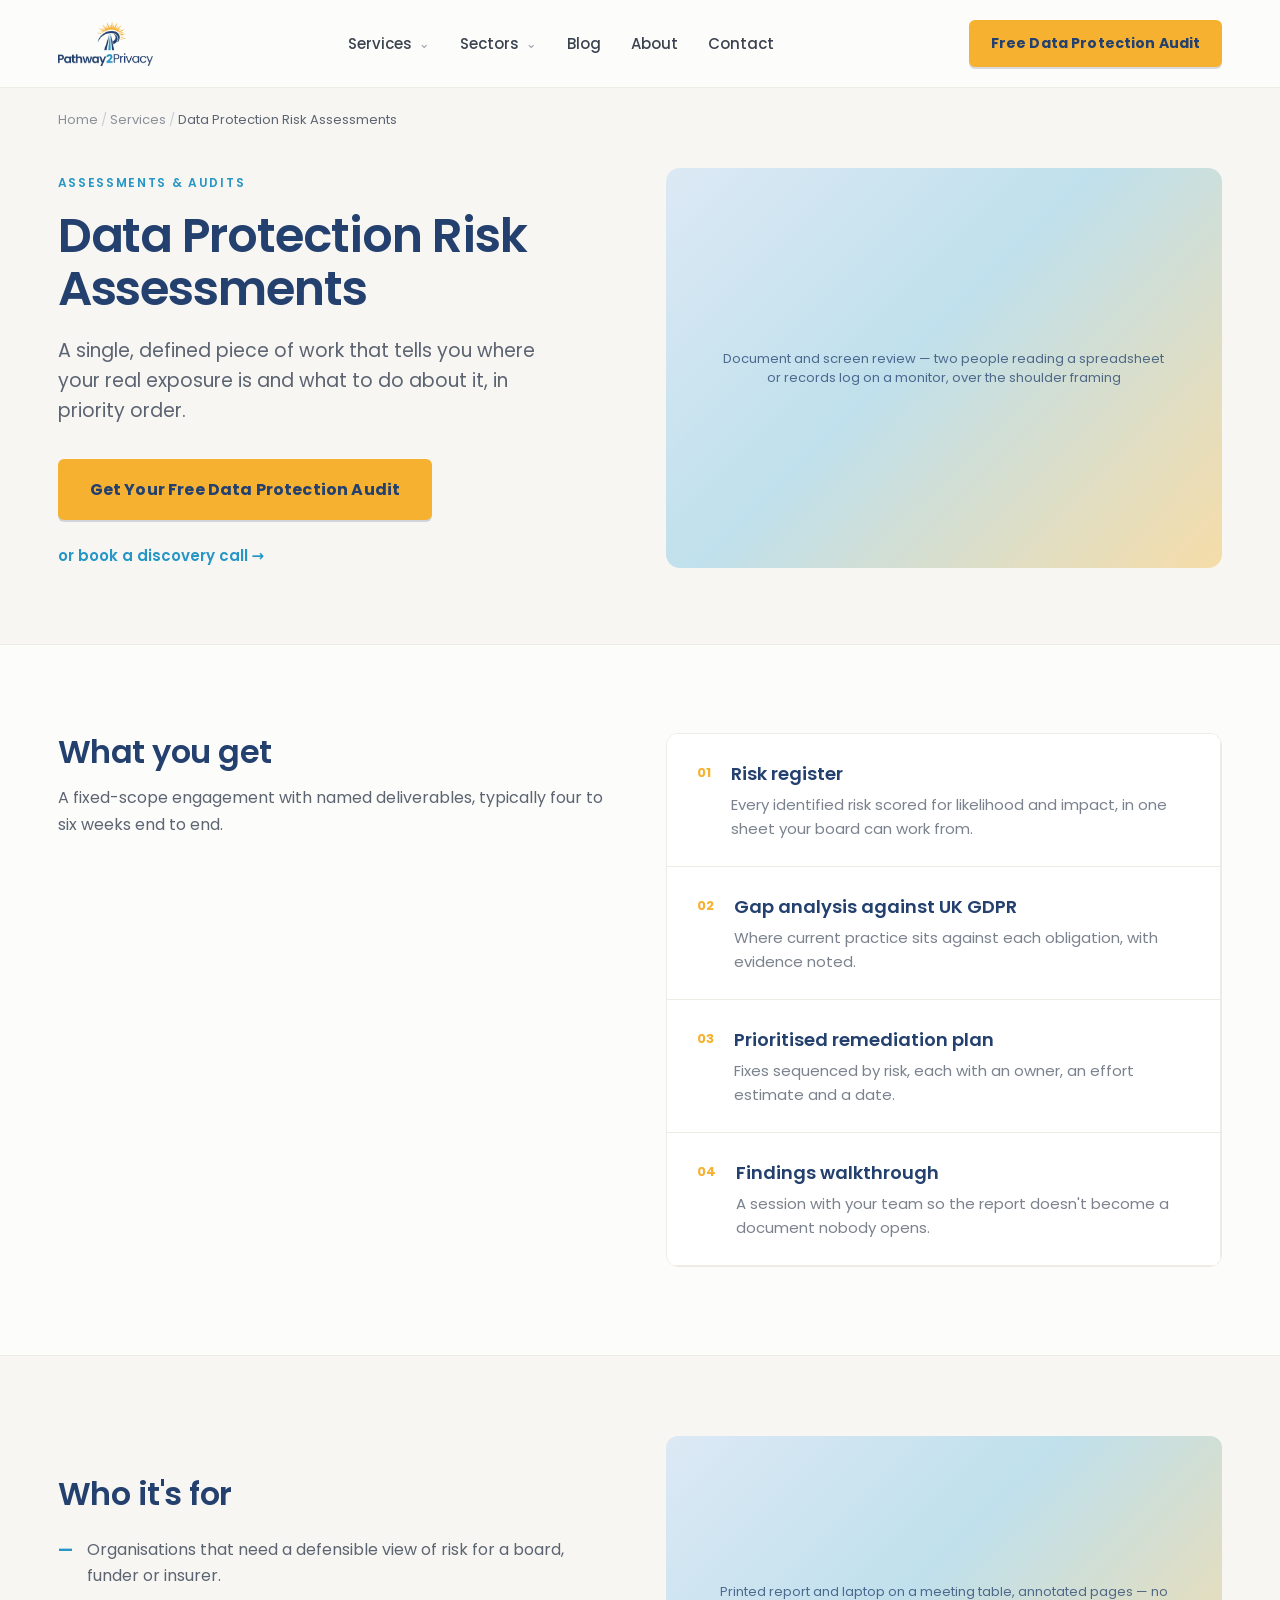
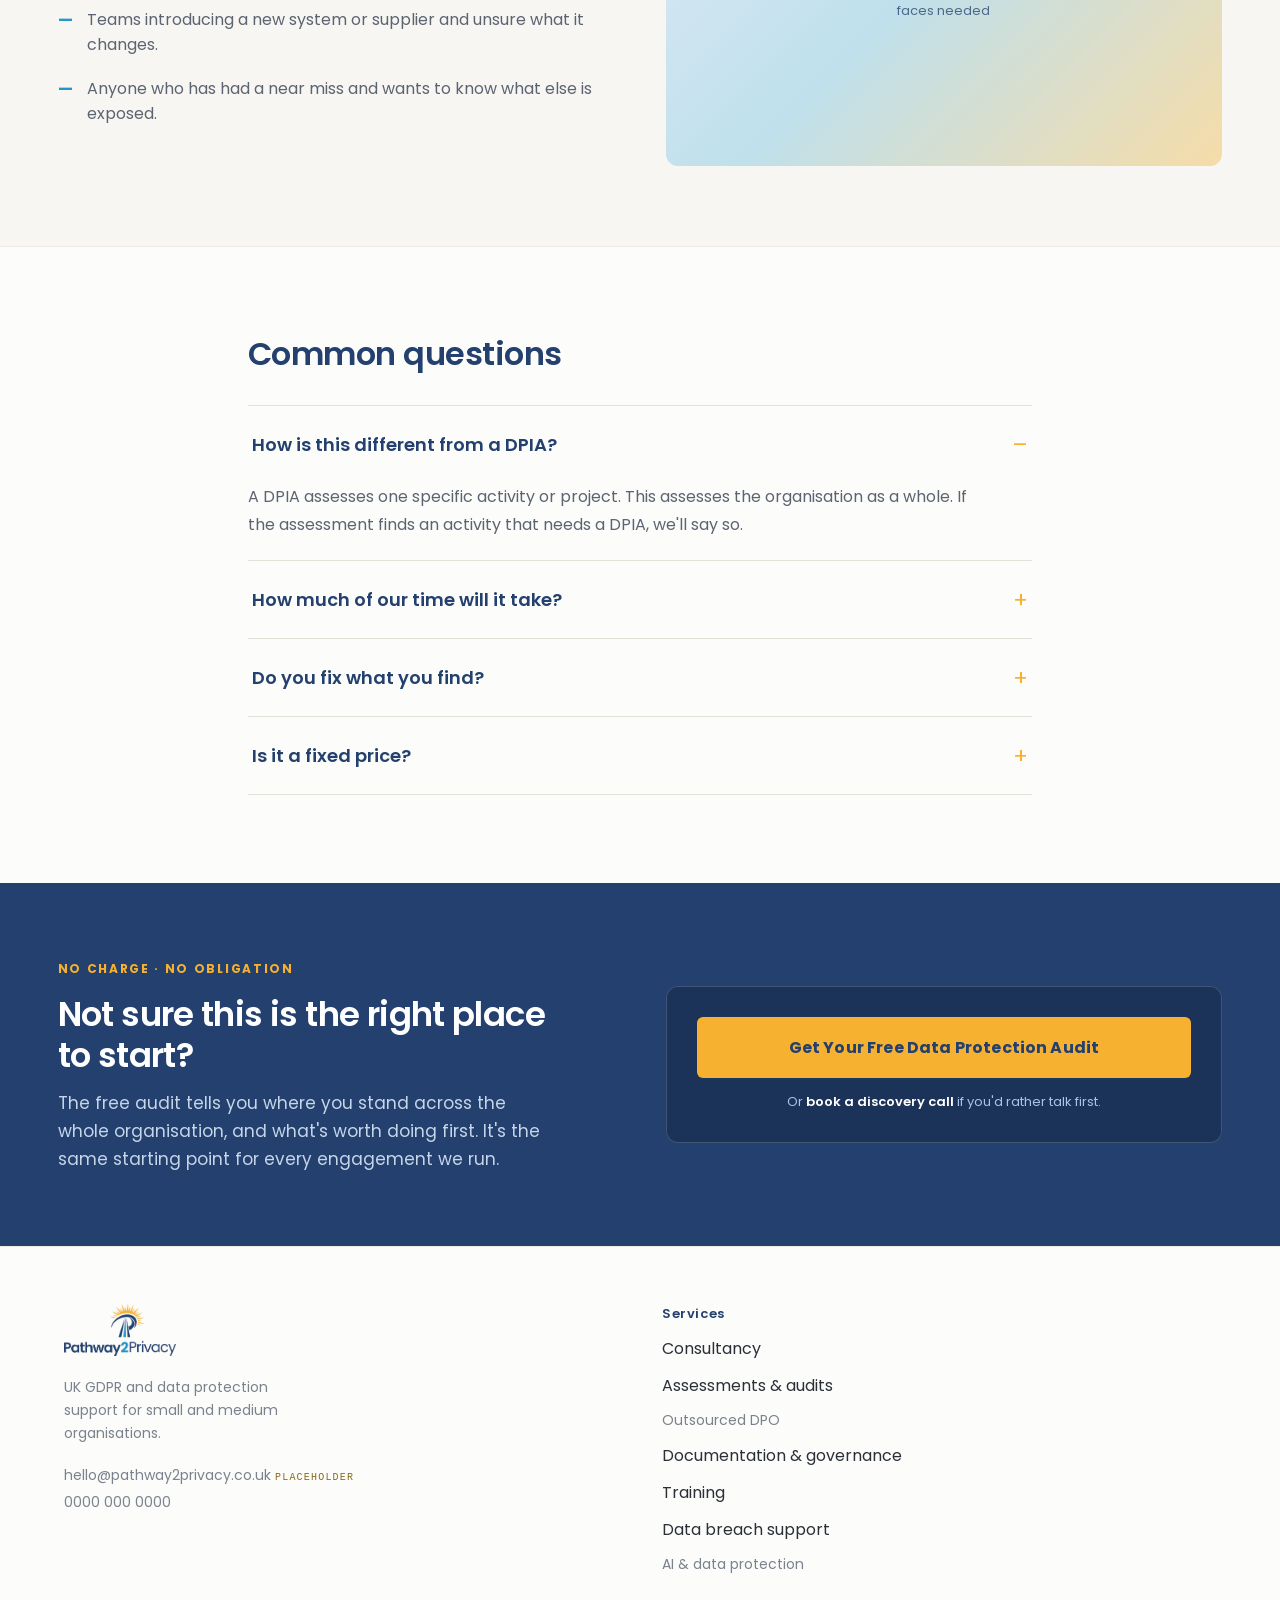
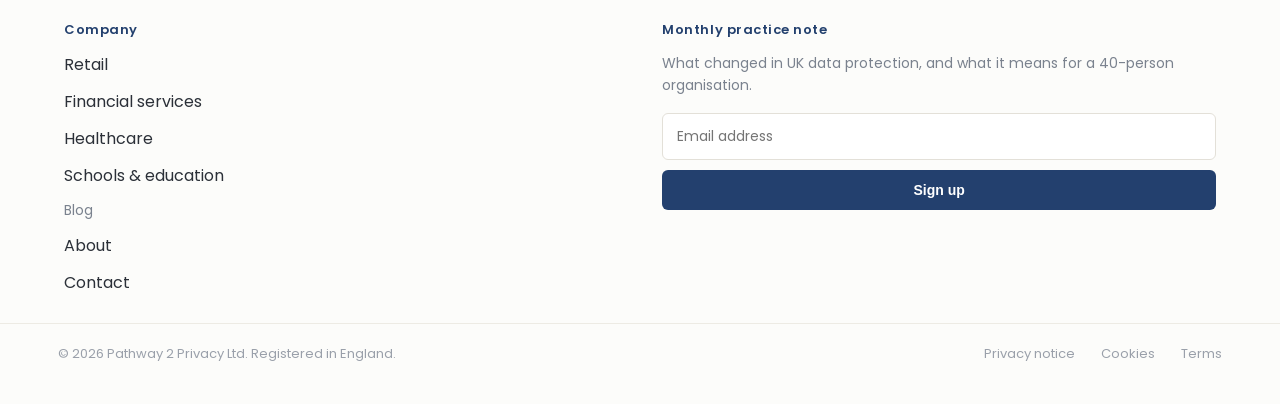
<file: data-protection-risk-assessments.html>
<!DOCTYPE html>
<html lang="en">
<head>
<meta charset="utf-8">
<meta name="viewport" content="width=device-width, initial-scale=1">
<title>Data Protection Risk Assessments — Pathway 2 Privacy</title>
<link rel="preconnect" href="https://fonts.googleapis.com">
<link rel="preconnect" href="https://fonts.gstatic.com" crossorigin>
<link href="https://fonts.googleapis.com/css2?family=Poppins:wght@300;400;500;600;700&display=swap" rel="stylesheet">
<link rel="stylesheet" href="assets/styles.css">
</head>
<body>
<div class="nav-wrap" style="position:sticky;top:0;z-index:40">
  <header class="site-header" id="siteHeader">
    <a href="index.html"><img src="assets/p2p-logo.png" alt="Pathway 2 Privacy" style="height:44px;width:auto;display:block"></a>
    <nav class="site-nav">
      <span class="nav-trigger" tabindex="0" role="button" aria-haspopup="true" aria-expanded="false" aria-controls="mega-services">Services <span class="caret">&#8964;</span></span>
      <span class="nav-trigger" tabindex="0" role="button" aria-haspopup="true" aria-expanded="false" aria-controls="mega-sectors">Sectors <span class="caret">&#8964;</span></span>
      <a href="blog.html" class="link-navy-hover">Blog</a>
      <span class="link-navy-hover" style="pointer-events:none;cursor:default">About</span>
      <span class="link-navy-hover" style="pointer-events:none;cursor:default">Contact</span>
    </nav>
    <a href="free-data-protection-audit.html" class="cta-gold cta-md header-cta on-light">Free Data Protection Audit</a>
    <button type="button" class="mobile-menu-toggle" aria-expanded="false" aria-controls="mobile-nav" aria-label="Menu">
      <span></span><span></span><span></span>
    </button>
  </header>

  <div class="mega-panel" id="mega-services">
    <div class="mega-inner grid-8items">
      <div class="mega-col">
        <span class="cat-label">Consultancy</span>
        <span class="link-navy-hover" style="pointer-events:none;cursor:default">Data Protection Consultancy</span>
        <span class="link-navy-hover" style="pointer-events:none;cursor:default">GDPR Consultancy &amp; Compliance</span>
      </div>
      <div class="mega-col">
        <span class="cat-label">Assessments &amp; Audits</span>
        <span class="link-navy-hover" style="pointer-events:none;cursor:default">Data Protection Audits &amp; Gap Analysis</span>
        <a href="data-protection-risk-assessments.html" class="link-navy-hover">Data Protection Risk Assessments</a>
        <span class="link-navy-hover" style="pointer-events:none;cursor:default">DPIA Consultancy</span>
        <span class="link-navy-hover" style="pointer-events:none;cursor:default">Data Mapping &amp; Data Flow Mapping</span>
      </div>
      <div class="mega-col">
        <span class="cat-label">Outsourced DPO &amp; Ongoing Support</span>
        <a href="dpo-services.html" class="link-navy-hover">Outsourced DPO Services</a>
        <span class="link-navy-hover" style="pointer-events:none;cursor:default">Data Protection &amp; Privacy Services</span>
      </div>
      <div class="mega-col">
        <span class="cat-label">Documentation &amp; Governance</span>
        <span class="link-navy-hover" style="pointer-events:none;cursor:default">Privacy Policy &amp; Documentation</span>
        <span class="link-navy-hover" style="pointer-events:none;cursor:default">Data Governance Frameworks</span>
        <span class="link-navy-hover" style="pointer-events:none;cursor:default">Data Protection by Design</span>
      </div>
      <div class="mega-col">
        <span class="cat-label">Training</span>
        <span class="link-navy-hover" style="pointer-events:none;cursor:default">Data Protection Training</span>
      </div>
      <div class="mega-col">
        <span class="cat-label">Incident Response</span>
        <span class="link-navy-hover" style="pointer-events:none;cursor:default">Data Breach Support</span>
      </div>
      <div class="mega-col">
        <span class="cat-label">AI &amp; Emerging Tech</span>
        <a href="ai-data-protection.html" class="link-navy-hover">AI &amp; Data Protection / AI Governance Assessment</a>
      </div>
      <div class="mega-cta-card">
        <span class="cap">Not sure which you need?</span>
        <p>Start with the free audit. We'll tell you where you stand and what's worth doing first.</p>
        <a href="free-data-protection-audit.html" class="cta-gold cta-sm on-light">Get Your Free Audit</a>
      </div>
    </div>
  </div>

  <div class="sectors-panel" id="mega-sectors">
    <div class="sectors-inner grid-4items">
      <span class="sector-pick sector-tile-hover" style="pointer-events:none;cursor:default">
        <span class="name">Retail</span>
        <span class="desc">Loyalty data, e-commerce, marketing consent</span>
      </span>
      <span class="sector-pick sector-tile-hover" style="pointer-events:none;cursor:default">
        <span class="name">Financial Services</span>
        <span class="desc">FCA expectations, client files, third parties</span>
      </span>
      <span class="sector-pick sector-tile-hover" style="pointer-events:none;cursor:default">
        <span class="name">Healthcare</span>
        <span class="desc">Special category data, sharing, DSPT</span>
      </span>
      <span class="sector-pick sector-tile-hover" style="pointer-events:none;cursor:default">
        <span class="name">Schools &amp; Education</span>
        <span class="desc">Pupil records, safeguarding, parental SARs</span>
      </span>
    </div>
  </div>

  <div class="mobile-nav" id="mobile-nav">
    <div class="mobile-nav-inner">
      <button type="button" class="mobile-accordion-toggle" aria-expanded="false" aria-controls="mnav-services">Services <span class="caret">&#8964;</span></button>
      <div class="mobile-accordion-panel" id="mnav-services">
        <span class="cat-label">Consultancy</span>
        <span style="pointer-events:none;cursor:default">Data Protection Consultancy</span>
        <span style="pointer-events:none;cursor:default">GDPR Consultancy &amp; Compliance</span>
        <span class="cat-label">Assessments &amp; Audits</span>
        <span style="pointer-events:none;cursor:default">Data Protection Audits &amp; Gap Analysis</span>
        <a href="data-protection-risk-assessments.html">Data Protection Risk Assessments</a>
        <span style="pointer-events:none;cursor:default">DPIA Consultancy</span>
        <span style="pointer-events:none;cursor:default">Data Mapping &amp; Data Flow Mapping</span>
        <span class="cat-label">Outsourced DPO &amp; Ongoing Support</span>
        <a href="dpo-services.html">Outsourced DPO Services</a>
        <span style="pointer-events:none;cursor:default">Data Protection &amp; Privacy Services</span>
        <span class="cat-label">Documentation &amp; Governance</span>
        <span style="pointer-events:none;cursor:default">Privacy Policy &amp; Documentation</span>
        <span style="pointer-events:none;cursor:default">Data Governance Frameworks</span>
        <span style="pointer-events:none;cursor:default">Data Protection by Design</span>
        <span class="cat-label">Training</span>
        <span style="pointer-events:none;cursor:default">Data Protection Training</span>
        <span class="cat-label">Incident Response</span>
        <span style="pointer-events:none;cursor:default">Data Breach Support</span>
        <span class="cat-label">AI &amp; Emerging Tech</span>
        <a href="ai-data-protection.html">AI &amp; Data Protection / AI Governance Assessment</a>
        <a href="free-data-protection-audit.html" class="cta-gold cta-sm on-light" style="display:block;text-align:center;margin:16px 4px 4px">Get Your Free Audit</a>
      </div>
      <button type="button" class="mobile-accordion-toggle" aria-expanded="false" aria-controls="mnav-sectors">Sectors <span class="caret">&#8964;</span></button>
      <div class="mobile-accordion-panel" id="mnav-sectors">
        <span style="pointer-events:none;cursor:default">Retail</span>
        <span style="pointer-events:none;cursor:default">Financial Services</span>
        <span style="pointer-events:none;cursor:default">Healthcare</span>
        <span style="pointer-events:none;cursor:default">Schools &amp; Education</span>
      </div>
      <a href="blog.html" class="mobile-nav-link">Blog</a>
      <span class="mobile-nav-link" style="pointer-events:none;cursor:default">About</span>
      <span class="mobile-nav-link" style="pointer-events:none;cursor:default">Contact</span>
      <a href="free-data-protection-audit.html" class="cta-gold cta-md mobile-nav-cta on-light">Free Data Protection Audit</a>
    </div>
  </div>
</div>

  <section style="background:var(--band);border-bottom:1px solid var(--hairline)">
    <div style="max-width:1280px;margin:0 auto;padding:22px clamp(20px,4.5vw,64px) 76px">
      <div class="breadcrumb" style="margin-bottom:38px">
        <a href="index.html">Home</a> <span class="sep">/</span> <a href="index.html#free-audit">Services</a> <span class="sep">/</span> <span class="current">Data Protection Risk Assessments</span>
      </div>
      <div class="two-col">
        <div style="min-width:0;animation:p2pRise .7s cubic-bezier(.2,.7,.3,1) both">
          <span style="font-size:12px;font-weight:600;letter-spacing:0.14em;text-transform:uppercase;color:var(--teal)">Assessments &amp; Audits</span>
          <h1 style="font-size:clamp(32px,3.8vw,48px);line-height:1.1;font-weight:600;letter-spacing:-0.022em;color:var(--navy);margin:16px 0 20px;text-wrap:pretty">Data Protection Risk Assessments</h1>
          <p style="font-size:19px;line-height:1.6;color:var(--ink-lede);margin:0 0 32px;max-width:520px;text-wrap:pretty">A single, defined piece of work that tells you where your real exposure is and what to do about it, in priority order.</p>
          <div style="display:flex;align-items:center;gap:24px;flex-wrap:wrap">
            <a href="free-data-protection-audit.html" class="cta-gold cta-lg on-light">Get Your Free Data Protection Audit</a>
            <span class="link-secondary" style="pointer-events:none;cursor:default">or book a discovery call &rarr;</span>
          </div>
        </div>
        <div class="img-slot" style="height:400px;border-radius:14px">
          <span class="cap">Document and screen review &mdash; two people reading a spreadsheet or records log on a monitor, over the shoulder framing</span>
        </div>
      </div>
    </div>
  </section>

  <section style="max-width:1280px;margin:0 auto;padding:88px clamp(20px,4.5vw,64px)" data-reveal>
    <div class="two-col align-start">
      <div>
        <h2 style="font-size:clamp(25px,2.6vw,32px);line-height:1.2;font-weight:600;color:var(--navy);margin:0 0 14px;letter-spacing:-0.015em">What you get</h2>
        <p style="font-size:16px;line-height:1.65;color:var(--ink-lede);margin:0">A fixed-scope engagement with named deliverables, typically four to six weeks end to end.</p>
      </div>
      <div class="divided-row" style="grid-template-columns:1fr">
      <div style="display:flex;gap:20px;padding:26px 30px">
        <span style="font-size:13px;font-weight:700;color:var(--gold);padding-top:3px">01</span>
        <div><h3 style="font-size:18px;font-weight:600;color:var(--navy);margin:0 0 6px">Risk register</h3><p style="font-size:15px;line-height:1.6;color:var(--ink-support);margin:0">Every identified risk scored for likelihood and impact, in one sheet your board can work from.</p></div>
      </div>
      <div style="display:flex;gap:20px;padding:26px 30px">
        <span style="font-size:13px;font-weight:700;color:var(--gold);padding-top:3px">02</span>
        <div><h3 style="font-size:18px;font-weight:600;color:var(--navy);margin:0 0 6px">Gap analysis against UK GDPR</h3><p style="font-size:15px;line-height:1.6;color:var(--ink-support);margin:0">Where current practice sits against each obligation, with evidence noted.</p></div>
      </div>
      <div style="display:flex;gap:20px;padding:26px 30px">
        <span style="font-size:13px;font-weight:700;color:var(--gold);padding-top:3px">03</span>
        <div><h3 style="font-size:18px;font-weight:600;color:var(--navy);margin:0 0 6px">Prioritised remediation plan</h3><p style="font-size:15px;line-height:1.6;color:var(--ink-support);margin:0">Fixes sequenced by risk, each with an owner, an effort estimate and a date.</p></div>
      </div>
      <div style="display:flex;gap:20px;padding:26px 30px">
        <span style="font-size:13px;font-weight:700;color:var(--gold);padding-top:3px">04</span>
        <div><h3 style="font-size:18px;font-weight:600;color:var(--navy);margin:0 0 6px">Findings walkthrough</h3><p style="font-size:15px;line-height:1.6;color:var(--ink-support);margin:0">A session with your team so the report doesn't become a document nobody opens.</p></div>
      </div>
      </div>
    </div>
  </section>

  <section style="background:var(--band);border-top:1px solid var(--hairline);border-bottom:1px solid var(--hairline)" data-reveal>
    <div class="two-col" style="max-width:1280px;margin:0 auto;padding:80px clamp(20px,4.5vw,64px)">
      <div>
        <h2 style="font-size:clamp(25px,2.6vw,32px);line-height:1.2;font-weight:600;color:var(--navy);margin:0 0 24px;letter-spacing:-0.015em">Who it's for</h2>
        <div style="display:flex;flex-direction:column;gap:18px">
          <div style="display:flex;gap:14px"><span style="color:var(--teal);font-weight:700">&mdash;</span><span style="font-size:16px;line-height:1.6;color:var(--ink-lede)">Organisations that need a defensible view of risk for a board, funder or insurer.</span></div>
          <div style="display:flex;gap:14px"><span style="color:var(--teal);font-weight:700">&mdash;</span><span style="font-size:16px;line-height:1.6;color:var(--ink-lede)">Teams introducing a new system or supplier and unsure what it changes.</span></div>
          <div style="display:flex;gap:14px"><span style="color:var(--teal);font-weight:700">&mdash;</span><span style="font-size:16px;line-height:1.6;color:var(--ink-lede)">Anyone who has had a near miss and wants to know what else is exposed.</span></div>
        </div>
      </div>
      <div class="img-slot" style="height:330px;border-radius:12px">
        <span class="cap">Printed report and laptop on a meeting table, annotated pages &mdash; no faces needed</span>
      </div>
    </div>
  </section>

  <section style="max-width:900px;margin:0 auto;padding:88px clamp(20px,4.5vw,64px)" data-reveal>
    <h2 style="font-size:clamp(25px,2.6vw,32px);line-height:1.2;font-weight:600;color:var(--navy);margin:0 0 32px;letter-spacing:-0.015em">Common questions</h2>
    <div class="row-list">
      <div class="row open">
        <button type="button" class="faq-q" aria-expanded="true">
          <span class="label">How is this different from a DPIA?</span>
          <span class="sign">–</span>
        </button>
        <div class="faq-a"><p>A DPIA assesses one specific activity or project. This assesses the organisation as a whole. If the assessment finds an activity that needs a DPIA, we'll say so.</p></div>
      </div>
      <div class="row">
        <button type="button" class="faq-q" aria-expanded="false">
          <span class="label">How much of our time will it take?</span>
          <span class="sign">+</span>
        </button>
        <div class="faq-a"><p>Around half a day in total across a few short interviews, plus access to existing documents. We don't send you a hundred-question form to fill in.</p></div>
      </div>
      <div class="row">
        <button type="button" class="faq-q" aria-expanded="false">
          <span class="label">Do you fix what you find?</span>
          <span class="sign">+</span>
        </button>
        <div class="faq-a"><p>We can, as a separate piece of work, but the assessment stands on its own. Plenty of clients take the plan and run it internally.</p></div>
      </div>
      <div class="row">
        <button type="button" class="faq-q" aria-expanded="false">
          <span class="label">Is it a fixed price?</span>
          <span class="sign">+</span>
        </button>
        <div class="faq-a"><p>Yes, quoted after the free audit so the scope is based on what's actually there. <span class="ph-tag">pricing tbc</span></p></div>
      </div>
    </div>
  </section>

  <section style="background:var(--navy);color:#fff" data-reveal>
    <div class="two-col" style="max-width:1280px;margin:0 auto;padding:72px clamp(20px,4.5vw,64px)">
      <div>
        <span style="font-size:12px;font-weight:700;letter-spacing:0.14em;text-transform:uppercase;color:var(--gold)">No charge &middot; no obligation</span>
        <h2 style="font-size:clamp(26px,2.8vw,34px);line-height:1.2;font-weight:600;margin:14px 0 14px;letter-spacing:-0.018em;max-width:520px">Not sure this is the right place to start?</h2>
        <p style="font-size:17px;line-height:1.65;color:#C6D5E8;margin:0;max-width:500px">The free audit tells you where you stand across the whole organisation, and what's worth doing first. It's the same starting point for every engagement we run.</p>
      </div>
      <div style="background:var(--navy-deep);border:1px solid rgba(255,255,255,0.16);border-radius:12px;padding:30px">
        <a href="free-data-protection-audit.html" class="cta-gold cta-lg" style="display:block">Get Your Free Data Protection Audit</a>
        <span style="font-size:13px;color:#A9C4E4;display:block;margin-top:14px;text-align:center">Or <span style="color:#fff;font-weight:600;pointer-events:none;cursor:default">book a discovery call</span> if you'd rather talk first.</span>
      </div>
    </div>
  </section>

<footer class="site-footer">
  <div class="footer-cols grid-4items">
    <div>
      <img src="assets/p2p-logo.png" alt="Pathway 2 Privacy" style="height:52px;width:auto;display:block;margin-bottom:20px">
      <p style="font-size:14px;line-height:1.65;color:var(--ink-support);margin:0 0 20px;max-width:260px">UK GDPR and data protection support for small and medium organisations.</p>
      <div style="display:flex;flex-direction:column;gap:6px;font-size:14px;color:var(--ink-support)">
        <span>hello@pathway2privacy.co.uk <span class="ph-tag">placeholder</span></span>
        <span>0000 000 0000</span>
      </div>
    </div>
    <div style="display:flex;flex-direction:column;gap:12px">
      <span class="footer-col-title">Services</span>
      <span style="pointer-events:none;cursor:default">Consultancy</span>
      <span style="pointer-events:none;cursor:default">Assessments &amp; audits</span>
      <a href="dpo-services.html">Outsourced DPO</a>
      <span style="pointer-events:none;cursor:default">Documentation &amp; governance</span>
      <span style="pointer-events:none;cursor:default">Training</span>
      <span style="pointer-events:none;cursor:default">Data breach support</span>
      <a href="ai-data-protection.html">AI &amp; data protection</a>
    </div>
    <div style="display:flex;flex-direction:column;gap:12px">
      <span class="footer-col-title">Company</span>
      <span style="pointer-events:none;cursor:default">Retail</span>
      <span style="pointer-events:none;cursor:default">Financial services</span>
      <span style="pointer-events:none;cursor:default">Healthcare</span>
      <span style="pointer-events:none;cursor:default">Schools &amp; education</span>
      <a href="blog.html">Blog</a>
      <span style="pointer-events:none;cursor:default">About</span>
      <span style="pointer-events:none;cursor:default">Contact</span>
    </div>
    <div>
      <span class="footer-col-title" style="display:block;margin-bottom:12px">Monthly practice note</span>
      <p style="font-size:14px;line-height:1.6;color:var(--ink-support);margin:0 0 16px">What changed in UK data protection, and what it means for a 40-person organisation.</p>
      <div style="display:flex;flex-direction:column;gap:10px">
        <input type="email" placeholder="Email address" style="width:100%;box-sizing:border-box;font-size:14px;padding:12px 14px;border-radius:6px;border:1px solid var(--hairline-cream);background:#fff;color:var(--ink)">
        <button type="button" class="btn-navy-hover" style="width:100%;font-size:14px;font-weight:600;color:#fff;background:var(--navy);border:none;border-radius:6px;padding:12px 20px;cursor:pointer">Sign up</button>
      </div>
    </div>
  </div>
  <div class="footer-legal-bar">
    <span>&copy; 2026 Pathway 2 Privacy Ltd. Registered in England.</span>
    <div class="footer-legal-links">
      <span class="link-teal-hover" style="pointer-events:none;cursor:default">Privacy notice</span>
      <span class="link-teal-hover" style="pointer-events:none;cursor:default">Cookies</span>
      <span class="link-teal-hover" style="pointer-events:none;cursor:default">Terms</span>
    </div>
  </div>
</footer>
<script src="assets/main.js"></script>
</body>
</html>
</file>
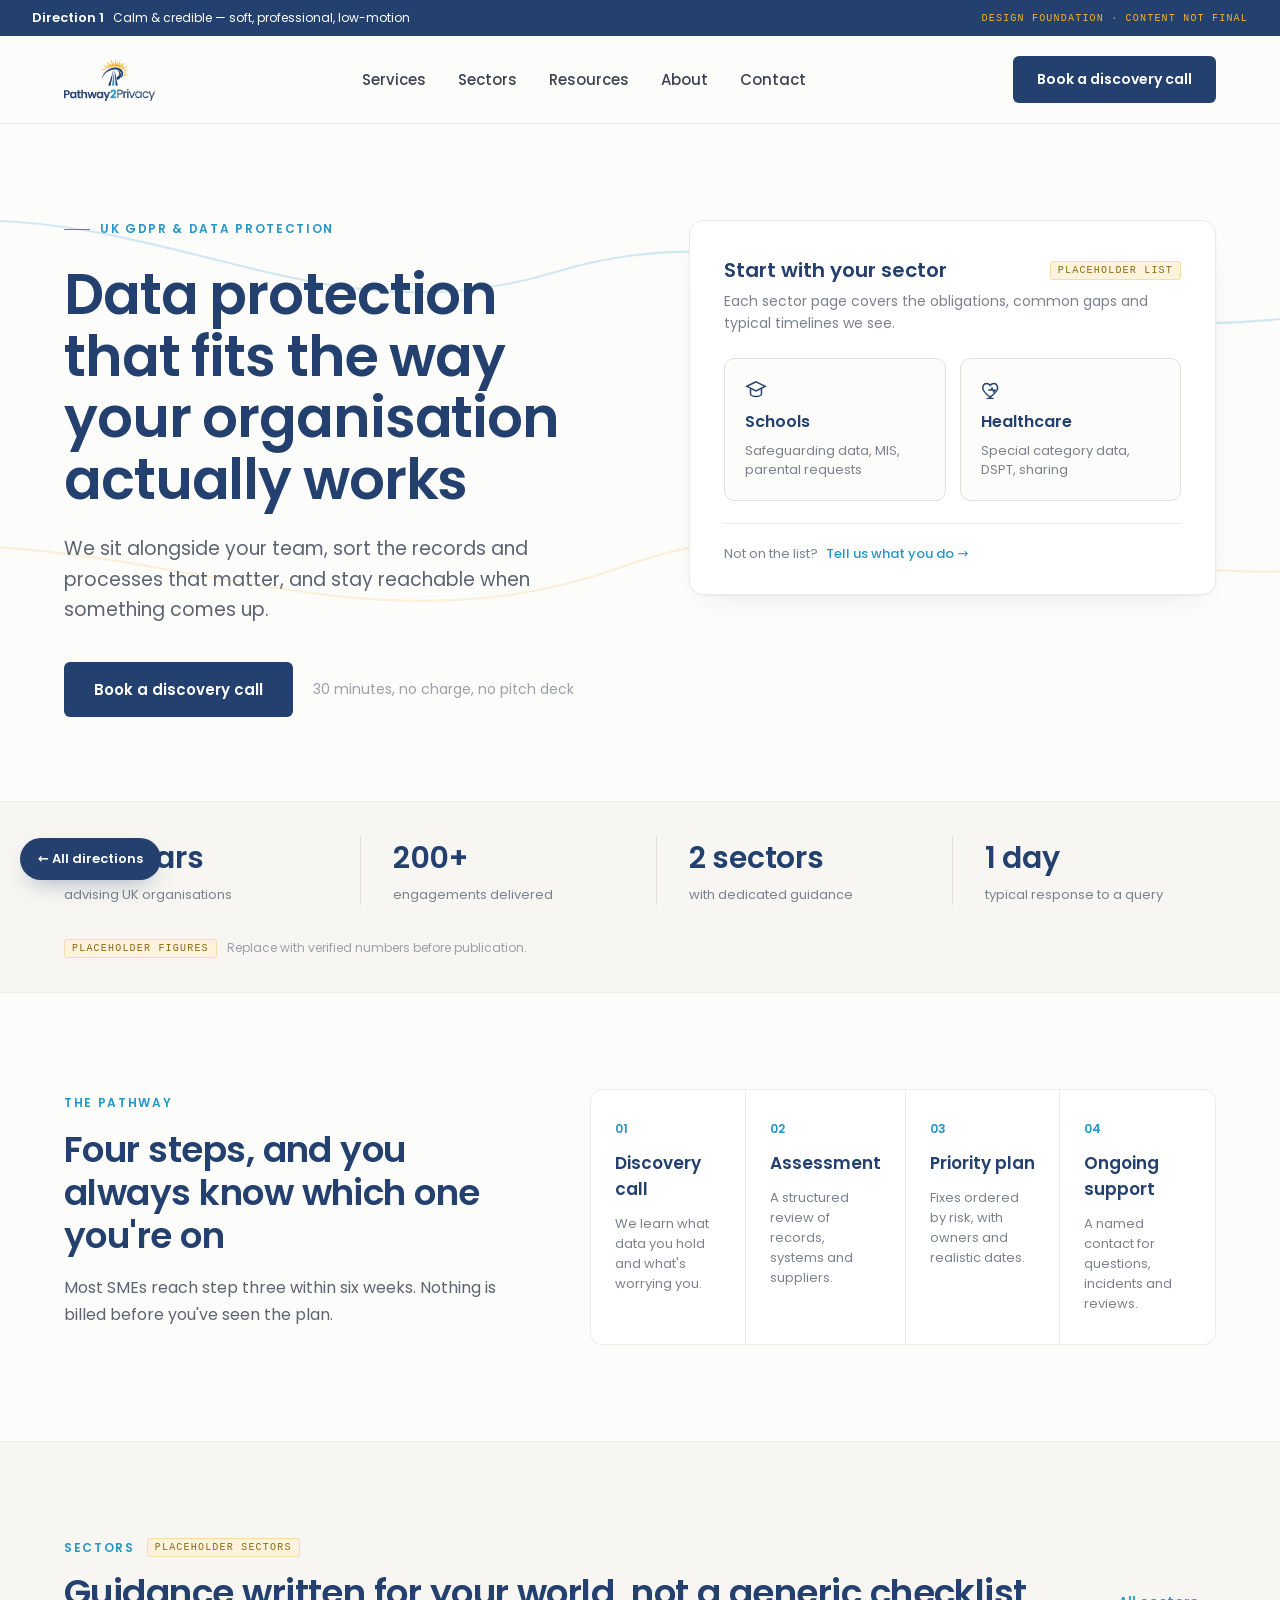
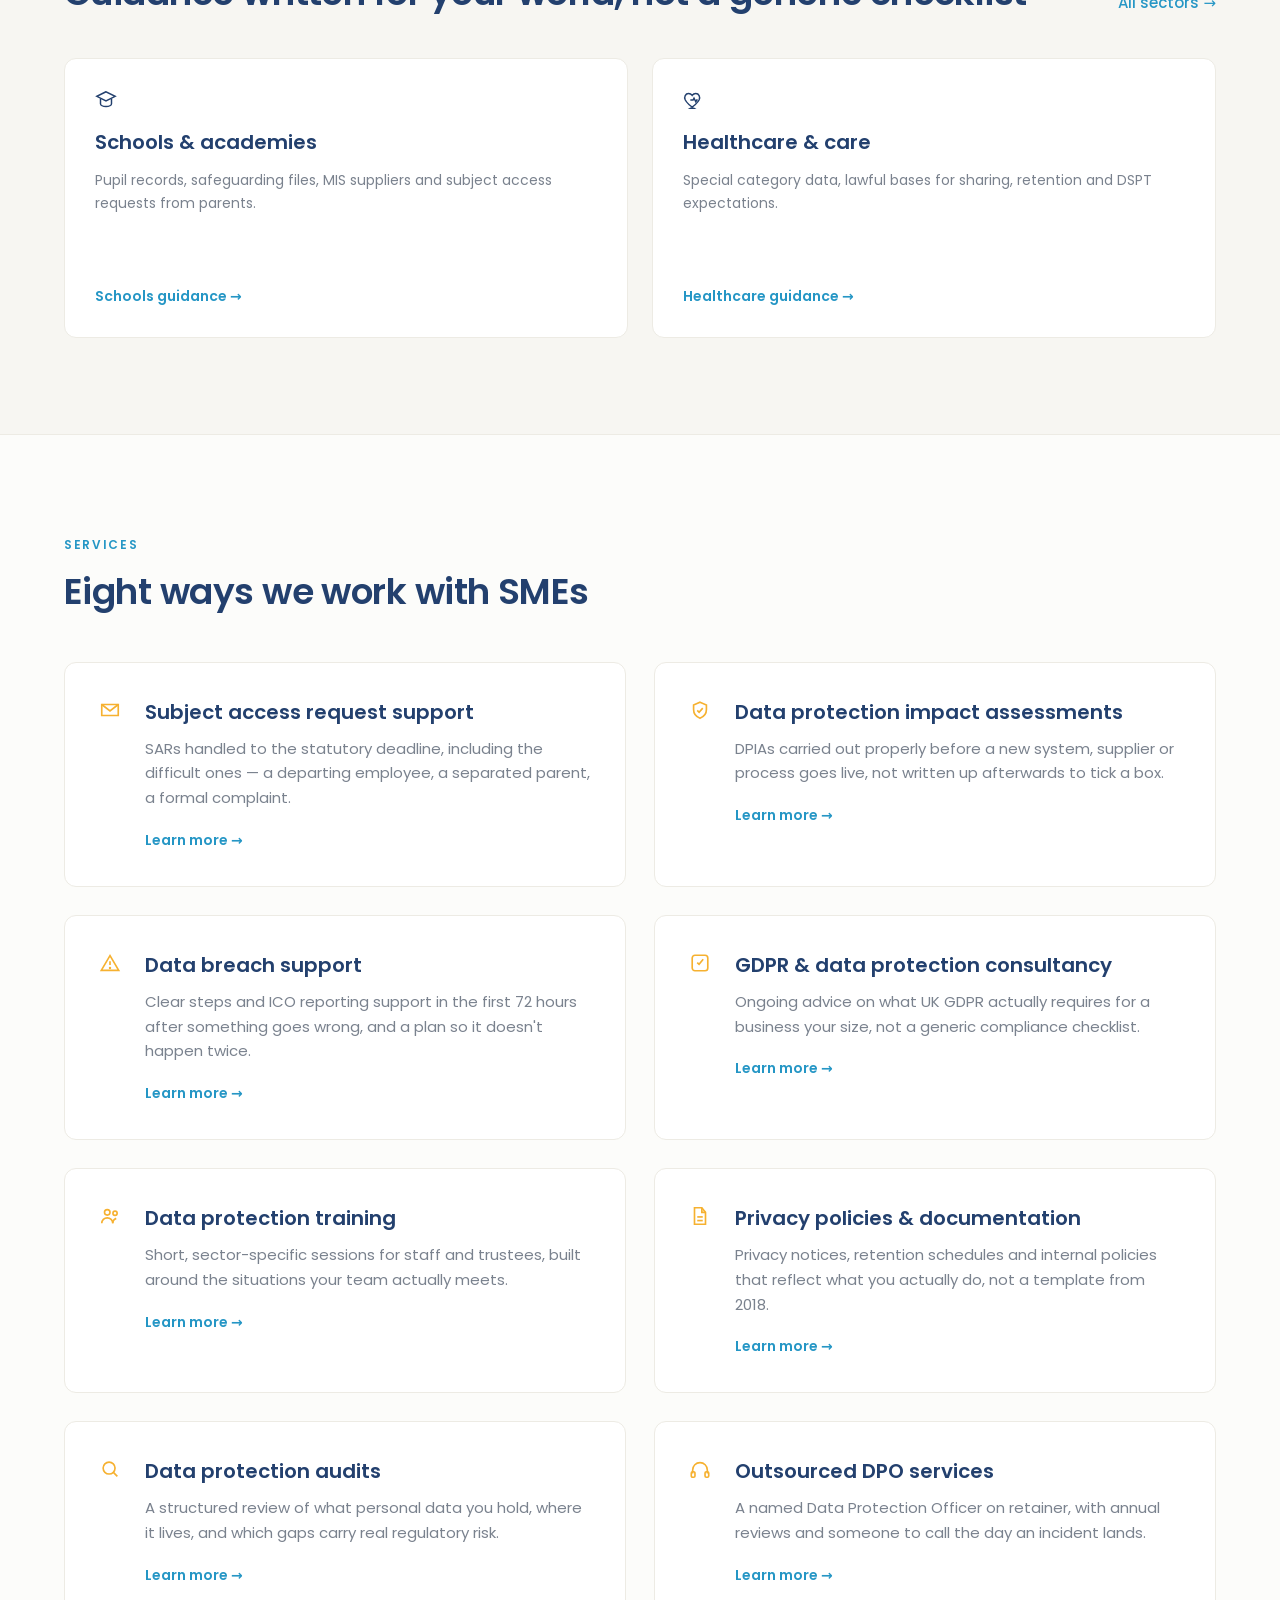
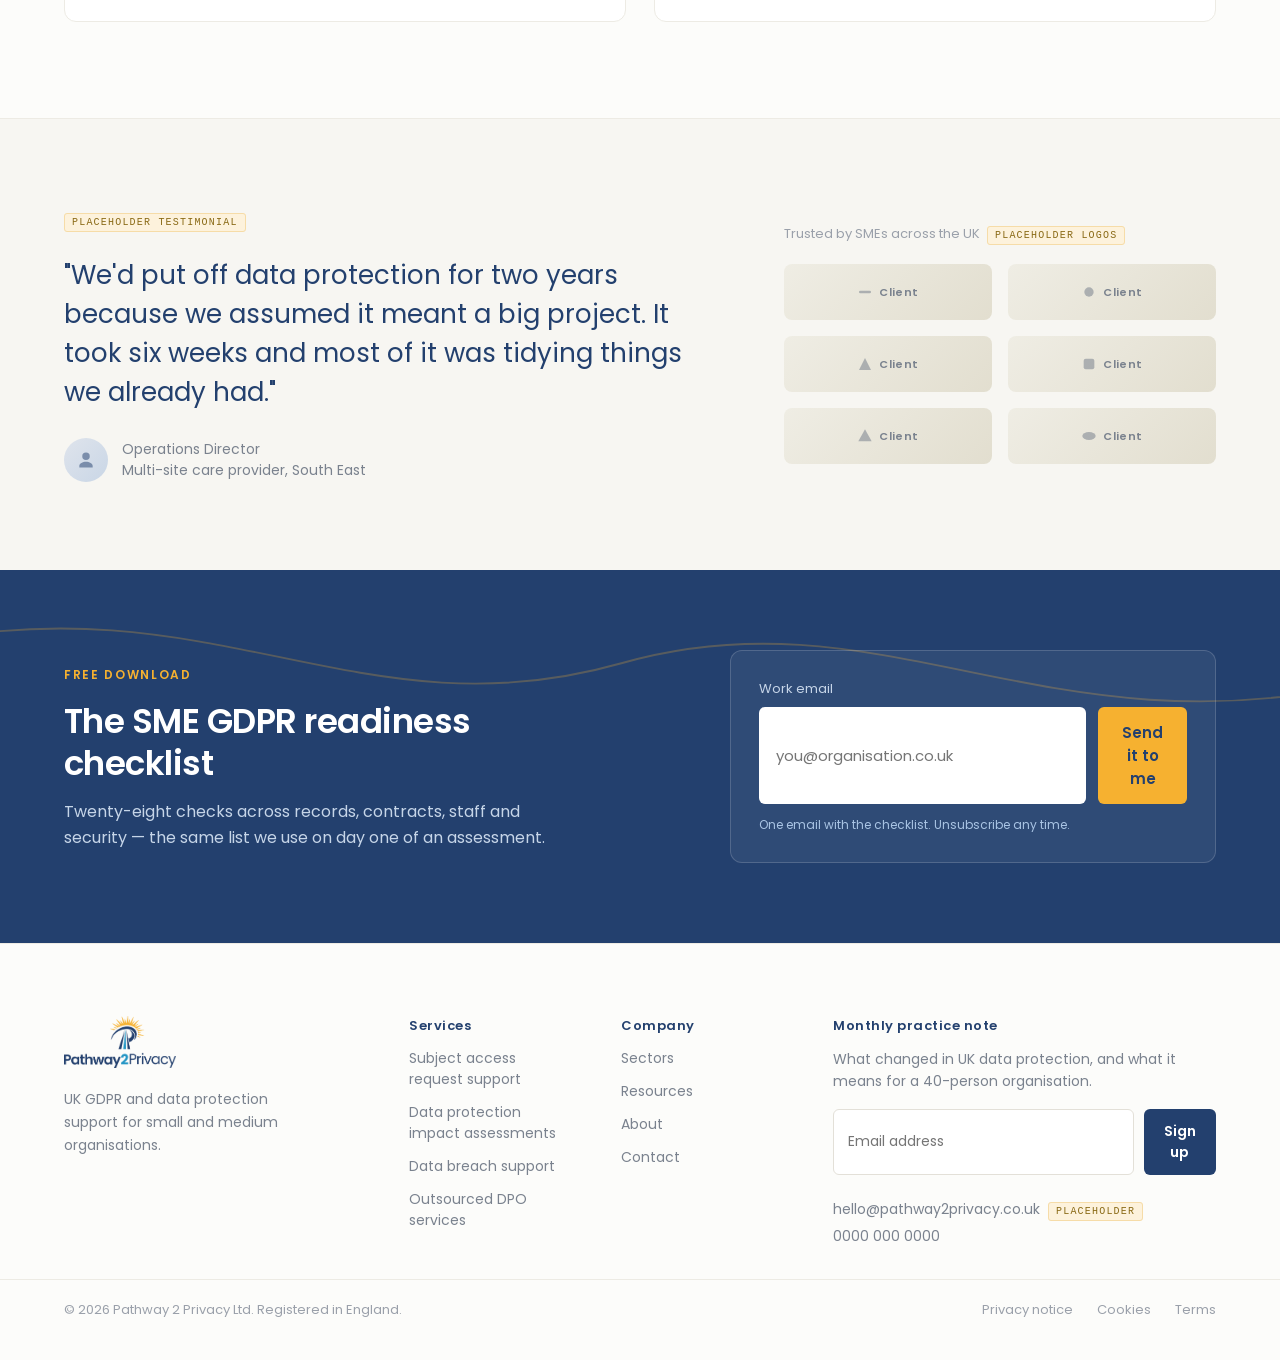
<file: direction-1.html>
<!DOCTYPE html>
<html lang="en">
<head>
<meta charset="UTF-8">
<meta name="viewport" content="width=device-width, initial-scale=1.0">
<title>Pathway 2 Privacy — Direction 1: Calm &amp; Credible</title>
<link rel="preconnect" href="https://fonts.googleapis.com">
<link rel="preconnect" href="https://fonts.gstatic.com" crossorigin>
<link href="https://fonts.googleapis.com/css2?family=Poppins:wght@300;400;500;600;700&display=swap" rel="stylesheet">
<style>
  :root{
    --navy:#23406E; --navy-deep:#1B3358; --teal:#2596C5; --gold:#F6B130;
    --bg:#FCFCFA; --panel:#F7F6F2; --line:#EDEBE4; --line-soft:#E3E0D8;
    --ink:#2B3038; --ink-soft:#5C6472; --ink-faint:#7A828E; --ink-faintest:#9AA0AA;
    --ph-badge:#8A6A16; --ph-badge-bg:#FDF2DC; --ph-badge-line:#F6DCA8;
    --radius:12px;
  }
  *{box-sizing:border-box;}
  body{margin:0; font-family:'Poppins',system-ui,sans-serif; background:var(--bg); color:var(--ink); -webkit-font-smoothing:antialiased;}
  a{color:var(--teal); text-decoration:none;}
  ::selection{background:var(--gold); color:var(--navy);}
  img{max-width:100%;}
  .wrap{max-width:1440px; margin:0 auto; padding-left:64px; padding-right:64px;}
  @media (max-width:860px){.wrap{padding-left:24px; padding-right:24px;}}

  .devbar{display:flex; align-items:center; justify-content:space-between; gap:16px; padding:8px 32px; background:var(--navy); color:#fff; font-size:12px;}
  .devbar b{font-size:13px; font-weight:600;}
  .devbar .tag{font-family:ui-monospace,Menlo,monospace; font-size:10px; letter-spacing:.12em; text-transform:uppercase; color:var(--gold);}

  header{display:flex; align-items:center; justify-content:space-between; gap:40px; padding:20px 64px; border-bottom:1px solid var(--line); background:rgba(252,252,250,.92); backdrop-filter:blur(6px); position:sticky; top:0; z-index:20; transition:box-shadow .25s ease;}
  header.scrolled{box-shadow:0 8px 24px -18px rgba(35,64,110,.35);}
  header img{height:42px; display:block;}
  nav{display:flex; align-items:center; gap:32px; font-size:15px; font-weight:500; color:#3C4350;}
  nav a{color:#3C4350; position:relative;}
  nav a::after{content:''; position:absolute; left:0; right:0; bottom:-4px; height:2px; background:var(--teal); transform:scaleX(0); transform-origin:left; transition:transform .2s ease;}
  nav a:hover{color:var(--navy);}
  nav a:hover::after{transform:scaleX(1);}
  .cta-btn{background:var(--navy); color:#fff; font-size:14px; font-weight:600; padding:13px 24px; border-radius:6px; display:inline-block; transition:background .18s ease, transform .18s ease;}
  .cta-btn:hover{background:var(--navy-deep); color:#fff; transform:translateY(-1px);}
  @media (max-width:900px){nav{display:none;}}

  /* decorative hero graphic */
  .hero{position:relative; overflow:hidden;}
  .hero-blobs{position:absolute; inset:0; z-index:0; pointer-events:none; opacity:.55;}
  .hero-blobs svg{width:100%; height:100%;}
  .blob-path{animation:drift 22s ease-in-out infinite alternate;}
  .blob-path.b2{animation-duration:28s; animation-delay:-6s;}
  @keyframes drift{ 0%{transform:translate(0,0) scale(1);} 100%{transform:translate(18px,-14px) scale(1.04);} }
  @media (prefers-reduced-motion:reduce){ .blob-path{animation:none;} }

  section{position:relative; z-index:1;}

  .icon{width:22px; height:22px; display:block; flex-shrink:0;}

  /* placeholder tag */
  .ph-tag{font-family:ui-monospace,Menlo,monospace; font-size:10px; letter-spacing:.12em; text-transform:uppercase; color:var(--ph-badge); background:var(--ph-badge-bg); border:1px solid var(--ph-badge-line); padding:3px 7px; border-radius:3px; white-space:nowrap;}

  /* photo placeholder component: looks designed, not blank */
  .photo-ph{position:relative; border-radius:var(--radius); overflow:hidden; background:linear-gradient(135deg,#DCE9F5 0%,#BFE0EC 45%,#F6DCA8 100%); display:flex; align-items:flex-end; padding:16px; min-height:200px;}
  .photo-ph::before{content:''; position:absolute; inset:0; background-image:radial-gradient(circle at 20% 25%, rgba(35,64,110,.10) 0, transparent 55%), radial-gradient(circle at 80% 75%, rgba(37,150,197,.14) 0, transparent 50%);}
  .photo-ph .ph-cap{position:relative; z-index:1; font-size:12px; color:var(--navy); background:rgba(255,255,255,.82); padding:6px 10px; border-radius:5px; font-weight:500;}
  .avatar-ph{width:44px; height:44px; border-radius:50%; background:linear-gradient(135deg,#DFE4EC,#C9D6E6); display:flex; align-items:center; justify-content:center; flex-shrink:0;}
  .avatar-ph svg{width:20px; height:20px; fill:var(--navy); opacity:.5;}
  .logo-ph{height:56px; border-radius:8px; background:linear-gradient(135deg,#EFEDE4,#E2DECF); display:flex; align-items:center; justify-content:center; gap:6px; color:var(--ink-faint); font-size:11px; font-weight:600; letter-spacing:.04em;}
  .logo-ph svg{width:16px; height:16px; opacity:.55;}

  /* reveal on scroll */
  .reveal{opacity:0; transform:translateY(18px); transition:opacity .6s ease, transform .6s ease;}
  .reveal.in{opacity:1; transform:translateY(0);}
  @media (prefers-reduced-motion:reduce){ .reveal{opacity:1; transform:none; transition:none;} }

  .stat-num{font-size:30px; font-weight:600; color:var(--navy); letter-spacing:-.01em; display:inline-block; font-variant-numeric:tabular-nums;}

  .sector-card, .service-card{transition:border-color .2s ease, box-shadow .2s ease, transform .2s ease;}
  .sector-card:hover{border-color:var(--teal); box-shadow:0 12px 30px -20px rgba(35,64,110,.35); transform:translateY(-2px);}
  .service-card:hover{border-color:var(--teal); box-shadow:0 10px 24px -18px rgba(35,64,110,.28);}
  .sector-picker-item{transition:border-color .18s ease, background .18s ease;}
  .sector-picker-item:hover{border-color:var(--teal); background:#F4FAFD;}
  .footer-link{color:var(--ink-faint); transition:color .15s ease;}
  .footer-link:hover{color:var(--navy);}
  .send-btn{transition:background .18s ease;}
  .send-btn:hover{background:#E5A324 !important;}
  .signup-btn:hover{background:var(--navy-deep) !important;}

  /* anchor targets sit under a 130px sticky header without this */
  #sectors, #services, #resources, #about, #contact{scroll-margin-top:150px;}

  .back-fab{position:fixed; left:20px; bottom:20px; z-index:30; background:var(--navy); color:#fff; font-size:13px; font-weight:600; padding:11px 18px; border-radius:999px; box-shadow:0 10px 24px -10px rgba(35,64,110,.45); transition:transform .15s ease, background .15s ease;}
  .back-fab:hover{transform:translateY(-2px); background:var(--navy-deep); color:#fff;}

  /* mobile pass: collapse multi-column grids, scale hero/heading type down */
  @media (max-width:860px){
    header{padding:16px 20px;}
  }
  @media (max-width:700px){
    .g2, .g4{ grid-template-columns:1fr !important; }
    .ph-row{ flex-wrap:wrap !important; }

    h1{font-size:32px !important; line-height:1.2 !important;}
    h2{font-size:26px !important;}
    .stat-num{font-size:26px !important;}
    .back-fab{left:14px; bottom:14px; font-size:12px; padding:9px 14px;}
  }
</style>
</head>
<body>

<div class="devbar">
  <div><b>Direction 1</b> &nbsp; Calm &amp; credible — soft, professional, low-motion</div>
  <span class="tag">design foundation · content not final</span>
</div>

<header id="siteHeader">
  <img src="assets/p2p-logo.png" alt="Pathway 2 Privacy">
  <nav>
    <a href="#services">Services</a>
    <a href="#sectors">Sectors</a>
    <a href="#resources">Resources</a>
    <a href="#about">About</a>
    <a href="#contact">Contact</a>
  </nav>
  <a href="#contact" class="cta-btn">Book a discovery call</a>
</header>

<section class="hero">
  <div class="hero-blobs" aria-hidden="true">
    <svg viewBox="0 0 1440 640" preserveAspectRatio="xMidYMid slice">
      <path class="blob-path" d="M-80,120 C220,20 380,220 640,140 C900,60 1080,260 1460,160" fill="none" stroke="#2596C5" stroke-width="2" opacity="0.35"/>
      <path class="blob-path b2" d="M-100,420 C200,340 420,520 700,420 C980,320 1180,480 1500,400" fill="none" stroke="#F6B130" stroke-width="2" opacity="0.30"/>
    </svg>
  </div>
  <div class="wrap g2" style="padding-top:96px;padding-bottom:84px; display:grid; grid-template-columns:1.05fr 1fr; gap:72px; align-items:start;">
    <div class="reveal">
      <div style="display:flex;align-items:center;gap:10px;margin-bottom:26px">
        <span style="width:26px;height:1px;background:var(--teal);display:block"></span>
        <span style="font-size:12px;font-weight:600;letter-spacing:0.14em;text-transform:uppercase;color:var(--teal)">UK GDPR &amp; data protection</span>
      </div>
      <h1 style="font-size:56px;line-height:1.1;font-weight:600;letter-spacing:-0.02em;color:var(--navy);margin:0 0 24px;">Data protection that fits the way your organisation actually works</h1>
      <p style="font-size:19px;line-height:1.6;color:var(--ink-soft);margin:0 0 36px;max-width:520px;">We sit alongside your team, sort the records and processes that matter, and stay reachable when something comes up.</p>
      <div style="display:flex;align-items:center;gap:20px;flex-wrap:wrap">
        <a href="#contact" class="cta-btn" style="font-size:15px;padding:16px 30px;">Book a discovery call</a>
        <span style="font-size:14px;color:var(--ink-faintest)">30 minutes, no charge, no pitch deck</span>
      </div>
    </div>

    <div class="reveal" style="background:#fff;border:1px solid var(--line);border-radius:14px;padding:34px 34px 30px;box-shadow:0 1px 2px rgba(35,64,110,0.04),0 12px 32px -20px rgba(35,64,110,0.18)">
      <div style="display:flex;align-items:center;justify-content:space-between;gap:12px;margin-bottom:6px">
        <h2 style="font-size:20px;font-weight:600;color:var(--navy);margin:0">Start with your sector</h2>
        <span class="ph-tag">placeholder list</span>
      </div>
      <p style="font-size:14px;line-height:1.55;color:var(--ink-faint);margin:0 0 24px">Each sector page covers the obligations, common gaps and typical timelines we see.</p>
      <div class="g2" style="display:grid;grid-template-columns:1fr 1fr;gap:14px">
        <a href="#sectors" class="sector-picker-item" style="display:flex;flex-direction:column;gap:8px;padding:20px;border:1px solid var(--line-soft);border-radius:10px;background:var(--bg)">
          <svg class="icon" viewBox="0 0 24 24" fill="none" stroke="#23406E" stroke-width="1.6"><path d="M12 3 2 8l10 5 10-5-10-5Z"/><path d="M6 10.5V16c0 1.5 2.5 3 6 3s6-1.5 6-3v-5.5"/></svg>
          <span style="font-size:16px;font-weight:600;color:var(--navy)">Schools</span>
          <span style="font-size:13px;line-height:1.45;color:var(--ink-faint)">Safeguarding data, MIS, parental requests</span>
        </a>
        <a href="#sectors" class="sector-picker-item" style="display:flex;flex-direction:column;gap:8px;padding:20px;border:1px solid var(--line-soft);border-radius:10px;background:var(--bg)">
          <svg class="icon" viewBox="0 0 24 24" fill="none" stroke="#23406E" stroke-width="1.6"><path d="M12 21s-7-4.4-9.5-9C.8 8.4 2.8 5 6 5c2 0 3.3 1 4 2 .7-1 2-2 4-2 3.2 0 5.2 3.4 3.5 7-2.5 4.6-9.5 9-9.5 9Z"/><path d="M8 12h3l1-2 2 4 1-2h1"/></svg>
          <span style="font-size:16px;font-weight:600;color:var(--navy)">Healthcare</span>
          <span style="font-size:13px;line-height:1.45;color:var(--ink-faint)">Special category data, DSPT, sharing</span>
        </a>
      </div>
      <div style="display:flex;align-items:center;gap:8px;margin-top:22px;padding-top:20px;border-top:1px solid var(--line);font-size:13px;color:var(--ink-faint)">
        <span>Not on the list?</span>
        <a href="#contact" style="font-weight:500">Tell us what you do →</a>
      </div>
    </div>
  </div>
</section>

<section style="border-top:1px solid var(--line);border-bottom:1px solid var(--line);background:var(--panel)">
  <div class="wrap reveal g4" style="padding-top:34px;padding-bottom:34px;display:grid;grid-template-columns:repeat(4,1fr);gap:32px">
    <div style="display:flex;flex-direction:column;gap:4px">
      <span class="stat-num" data-count="10" data-suffix="+ years">0</span>
      <span style="font-size:13px;color:var(--ink-faint)">advising UK organisations</span>
    </div>
    <div style="display:flex;flex-direction:column;gap:4px;border-left:1px solid var(--line-soft);padding-left:32px">
      <span class="stat-num" data-count="200" data-suffix="+">0</span>
      <span style="font-size:13px;color:var(--ink-faint)">engagements delivered</span>
    </div>
    <div style="display:flex;flex-direction:column;gap:4px;border-left:1px solid var(--line-soft);padding-left:32px">
      <span class="stat-num" data-count="2" data-suffix=" sectors">0</span>
      <span style="font-size:13px;color:var(--ink-faint)">with dedicated guidance</span>
    </div>
    <div style="display:flex;flex-direction:column;gap:4px;border-left:1px solid var(--line-soft);padding-left:32px">
      <span class="stat-num" data-count="1" data-suffix=" day">0</span>
      <span style="font-size:13px;color:var(--ink-faint)">typical response to a query</span>
    </div>
    <div class="ph-row" style="grid-column:1 / -1;display:flex;align-items:center;gap:10px;margin-top:2px">
      <span class="ph-tag">placeholder figures</span>
      <span style="font-size:12px;color:var(--ink-faintest)">Replace with verified numbers before publication.</span>
    </div>
  </div>
</section>

<section class="wrap reveal" style="padding-top:96px;padding-bottom:96px">
  <div class="g2" style="display:grid;grid-template-columns:0.85fr 1.15fr;gap:64px;align-items:start">
    <div>
      <span style="font-size:12px;font-weight:600;letter-spacing:0.14em;text-transform:uppercase;color:var(--teal)">The Pathway</span>
      <h2 style="font-size:36px;line-height:1.2;font-weight:600;color:var(--navy);margin:14px 0 18px;letter-spacing:-0.015em">Four steps, and you always know which one you're on</h2>
      <p style="font-size:16px;line-height:1.65;color:var(--ink-soft);margin:0">Most SMEs reach step three within six weeks. Nothing is billed before you've seen the plan.</p>
    </div>
    <div class="g4" style="display:grid;grid-template-columns:repeat(4,1fr);gap:0;border:1px solid var(--line);border-radius:12px;overflow:hidden;background:#fff">
      <div style="padding:30px 24px;display:flex;flex-direction:column;gap:12px;border-right:1px solid var(--line)">
        <span style="font-size:12px;font-weight:600;color:var(--teal)">01</span>
        <span style="font-size:17px;font-weight:600;color:var(--navy)">Discovery call</span>
        <span style="font-size:13px;line-height:1.55;color:var(--ink-faint)">We learn what data you hold and what's worrying you.</span>
      </div>
      <div style="padding:30px 24px;display:flex;flex-direction:column;gap:12px;border-right:1px solid var(--line)">
        <span style="font-size:12px;font-weight:600;color:var(--teal)">02</span>
        <span style="font-size:17px;font-weight:600;color:var(--navy)">Assessment</span>
        <span style="font-size:13px;line-height:1.55;color:var(--ink-faint)">A structured review of records, systems and suppliers.</span>
      </div>
      <div style="padding:30px 24px;display:flex;flex-direction:column;gap:12px;border-right:1px solid var(--line)">
        <span style="font-size:12px;font-weight:600;color:var(--teal)">03</span>
        <span style="font-size:17px;font-weight:600;color:var(--navy)">Priority plan</span>
        <span style="font-size:13px;line-height:1.55;color:var(--ink-faint)">Fixes ordered by risk, with owners and realistic dates.</span>
      </div>
      <div style="padding:30px 24px;display:flex;flex-direction:column;gap:12px">
        <span style="font-size:12px;font-weight:600;color:var(--teal)">04</span>
        <span style="font-size:17px;font-weight:600;color:var(--navy)">Ongoing support</span>
        <span style="font-size:13px;line-height:1.55;color:var(--ink-faint)">A named contact for questions, incidents and reviews.</span>
      </div>
    </div>
  </div>
</section>

<section id="sectors" style="background:var(--panel);border-top:1px solid var(--line);border-bottom:1px solid var(--line)">
  <div class="wrap" style="padding-top:96px;padding-bottom:96px">
    <div class="reveal ph-row" style="display:flex;align-items:flex-end;justify-content:space-between;gap:40px;margin-bottom:44px">
      <div>
        <div style="display:flex;align-items:center;gap:12px;margin-bottom:14px">
          <span style="font-size:12px;font-weight:600;letter-spacing:0.14em;text-transform:uppercase;color:var(--teal)">Sectors</span>
          <span class="ph-tag">placeholder sectors</span>
        </div>
        <h2 style="font-size:36px;line-height:1.2;font-weight:600;color:var(--navy);margin:0;letter-spacing:-0.015em">Guidance written for your world, not a generic checklist</h2>
      </div>
      <a href="#sectors" style="font-size:15px;font-weight:500;white-space:nowrap">All sectors →</a>
    </div>
    <div class="g2" style="display:grid;grid-template-columns:repeat(2,1fr);gap:24px">
      <a href="#sectors" class="sector-card reveal" style="display:flex;flex-direction:column;background:#fff;border:1px solid var(--line);border-radius:12px;padding:30px;min-height:280px">
        <svg class="icon" viewBox="0 0 24 24" fill="none" stroke="#23406E" stroke-width="1.6" style="margin-bottom:16px"><path d="M12 3 2 8l10 5 10-5-10-5Z"/><path d="M6 10.5V16c0 1.5 2.5 3 6 3s6-1.5 6-3v-5.5"/></svg>
        <span style="font-size:20px;font-weight:600;color:var(--navy);margin-bottom:12px">Schools &amp; academies</span>
        <span style="font-size:14px;line-height:1.6;color:var(--ink-faint);flex:1">Pupil records, safeguarding files, MIS suppliers and subject access requests from parents.</span>
        <span style="font-size:14px;font-weight:600;color:var(--teal);margin-top:22px">Schools guidance →</span>
      </a>
      <a href="#sectors" class="sector-card reveal" style="display:flex;flex-direction:column;background:#fff;border:1px solid var(--line);border-radius:12px;padding:30px;min-height:280px">
        <svg class="icon" viewBox="0 0 24 24" fill="none" stroke="#23406E" stroke-width="1.6" style="margin-bottom:16px"><path d="M12 21s-7-4.4-9.5-9C.8 8.4 2.8 5 6 5c2 0 3.3 1 4 2 .7-1 2-2 4-2 3.2 0 5.2 3.4 3.5 7-2.5 4.6-9.5 9-9.5 9Z"/><path d="M8 12h3l1-2 2 4 1-2h1"/></svg>
        <span style="font-size:20px;font-weight:600;color:var(--navy);margin-bottom:12px">Healthcare &amp; care</span>
        <span style="font-size:14px;line-height:1.6;color:var(--ink-faint);flex:1">Special category data, lawful bases for sharing, retention and DSPT expectations.</span>
        <span style="font-size:14px;font-weight:600;color:var(--teal);margin-top:22px">Healthcare guidance →</span>
      </a>
    </div>
  </div>
</section>

<section id="services" class="wrap reveal" style="padding-top:96px;padding-bottom:96px">
  <span style="font-size:12px;font-weight:600;letter-spacing:0.14em;text-transform:uppercase;color:var(--teal)">Services</span>
  <h2 style="font-size:36px;line-height:1.2;font-weight:600;color:var(--navy);margin:14px 0 48px;letter-spacing:-0.015em;max-width:640px">Eight ways we work with SMEs</h2>
  <div class="g2" style="display:grid;grid-template-columns:repeat(2,1fr);gap:28px">
    <div class="service-card" style="display:flex;gap:24px;padding:34px;border:1px solid var(--line);border-radius:12px;background:#fff">
      <svg class="icon" viewBox="0 0 24 24" fill="none" stroke="#F6B130" stroke-width="1.8" style="margin-top:2px"><path d="M3 6h18v12H3Z"/><path d="M3 6l9 7 9-7"/></svg>
      <div>
        <h3 style="font-size:20px;font-weight:600;color:var(--navy);margin:0 0 10px">Subject access request support</h3>
        <p style="font-size:15px;line-height:1.65;color:var(--ink-faint);margin:0 0 16px">SARs handled to the statutory deadline, including the difficult ones — a departing employee, a separated parent, a formal complaint.</p>
        <a href="#services" style="font-size:14px;font-weight:600">Learn more →</a>
      </div>
    </div>
    <div class="service-card" style="display:flex;gap:24px;padding:34px;border:1px solid var(--line);border-radius:12px;background:#fff">
      <svg class="icon" viewBox="0 0 24 24" fill="none" stroke="#F6B130" stroke-width="1.8" style="margin-top:2px"><path d="M12 3.5 19 6.5v5c0 4.5-3 8-7 9.5-4-1.5-7-5-7-9.5v-5L12 3.5Z"/><path d="M9 12.5l2 2 4-4.5"/></svg>
      <div>
        <h3 style="font-size:20px;font-weight:600;color:var(--navy);margin:0 0 10px">Data protection impact assessments</h3>
        <p style="font-size:15px;line-height:1.65;color:var(--ink-faint);margin:0 0 16px">DPIAs carried out properly before a new system, supplier or process goes live, not written up afterwards to tick a box.</p>
        <a href="#services" style="font-size:14px;font-weight:600">Learn more →</a>
      </div>
    </div>
    <div class="service-card" style="display:flex;gap:24px;padding:34px;border:1px solid var(--line);border-radius:12px;background:#fff">
      <svg class="icon" viewBox="0 0 24 24" fill="none" stroke="#F6B130" stroke-width="1.8" style="margin-top:2px"><path d="M12 4 2.5 20h19L12 4Z"/><path d="M12 10v4.2"/><path d="M12 17.3v.1" stroke-width="2.6" stroke-linecap="round"/></svg>
      <div>
        <h3 style="font-size:20px;font-weight:600;color:var(--navy);margin:0 0 10px">Data breach support</h3>
        <p style="font-size:15px;line-height:1.65;color:var(--ink-faint);margin:0 0 16px">Clear steps and ICO reporting support in the first 72 hours after something goes wrong, and a plan so it doesn't happen twice.</p>
        <a href="#services" style="font-size:14px;font-weight:600">Learn more →</a>
      </div>
    </div>
    <div class="service-card" style="display:flex;gap:24px;padding:34px;border:1px solid var(--line);border-radius:12px;background:#fff">
      <svg class="icon" viewBox="0 0 24 24" fill="none" stroke="#F6B130" stroke-width="1.8" style="margin-top:2px"><path d="M9 11.5 11 13.5 15.5 8"/><rect x="3.5" y="3.5" width="17" height="17" rx="3"/></svg>
      <div>
        <h3 style="font-size:20px;font-weight:600;color:var(--navy);margin:0 0 10px">GDPR &amp; data protection consultancy</h3>
        <p style="font-size:15px;line-height:1.65;color:var(--ink-faint);margin:0 0 16px">Ongoing advice on what UK GDPR actually requires for a business your size, not a generic compliance checklist.</p>
        <a href="#services" style="font-size:14px;font-weight:600">Learn more →</a>
      </div>
    </div>
    <div class="service-card" style="display:flex;gap:24px;padding:34px;border:1px solid var(--line);border-radius:12px;background:#fff">
      <svg class="icon" viewBox="0 0 24 24" fill="none" stroke="#F6B130" stroke-width="1.8" style="margin-top:2px"><circle cx="9" cy="8" r="3"/><path d="M3 20c0-3.3 2.7-6 6-6s6 2.7 6 6"/><circle cx="17.5" cy="9" r="2.3"/><path d="M15 20c0-2.5 1.6-4.6 3.8-5.4"/></svg>
      <div>
        <h3 style="font-size:20px;font-weight:600;color:var(--navy);margin:0 0 10px">Data protection training</h3>
        <p style="font-size:15px;line-height:1.65;color:var(--ink-faint);margin:0 0 16px">Short, sector-specific sessions for staff and trustees, built around the situations your team actually meets.</p>
        <a href="#services" style="font-size:14px;font-weight:600">Learn more →</a>
      </div>
    </div>
    <div class="service-card" style="display:flex;gap:24px;padding:34px;border:1px solid var(--line);border-radius:12px;background:#fff">
      <svg class="icon" viewBox="0 0 24 24" fill="none" stroke="#F6B130" stroke-width="1.8" style="margin-top:2px"><path d="M14 3H6v18h12V8l-4-5Z"/><path d="M14 3v5h4"/><path d="M9 13h6"/><path d="M9 17h6"/></svg>
      <div>
        <h3 style="font-size:20px;font-weight:600;color:var(--navy);margin:0 0 10px">Privacy policies &amp; documentation</h3>
        <p style="font-size:15px;line-height:1.65;color:var(--ink-faint);margin:0 0 16px">Privacy notices, retention schedules and internal policies that reflect what you actually do, not a template from 2018.</p>
        <a href="#services" style="font-size:14px;font-weight:600">Learn more →</a>
      </div>
    </div>
    <div class="service-card" style="display:flex;gap:24px;padding:34px;border:1px solid var(--line);border-radius:12px;background:#fff">
      <svg class="icon" viewBox="0 0 24 24" fill="none" stroke="#F6B130" stroke-width="1.8" style="margin-top:2px"><circle cx="11" cy="11" r="6.5"/><path d="m20 20-4.3-4.3"/></svg>
      <div>
        <h3 style="font-size:20px;font-weight:600;color:var(--navy);margin:0 0 10px">Data protection audits</h3>
        <p style="font-size:15px;line-height:1.65;color:var(--ink-faint);margin:0 0 16px">A structured review of what personal data you hold, where it lives, and which gaps carry real regulatory risk.</p>
        <a href="#services" style="font-size:14px;font-weight:600">Learn more →</a>
      </div>
    </div>
    <div class="service-card" style="display:flex;gap:24px;padding:34px;border:1px solid var(--line);border-radius:12px;background:#fff">
      <svg class="icon" viewBox="0 0 24 24" fill="none" stroke="#F6B130" stroke-width="1.8" style="margin-top:2px"><path d="M4 17v-4a8 8 0 0 1 16 0v4"/><rect x="2.5" y="15" width="4" height="6" rx="1.4"/><rect x="17.5" y="15" width="4" height="6" rx="1.4"/></svg>
      <div>
        <h3 style="font-size:20px;font-weight:600;color:var(--navy);margin:0 0 10px">Outsourced DPO services</h3>
        <p style="font-size:15px;line-height:1.65;color:var(--ink-faint);margin:0 0 16px">A named Data Protection Officer on retainer, with annual reviews and someone to call the day an incident lands.</p>
        <a href="#services" style="font-size:14px;font-weight:600">Learn more →</a>
      </div>
    </div>
  </div>
</section>

<section id="about" style="background:var(--panel);border-top:1px solid var(--line)">
  <div class="wrap reveal g2" style="padding-top:88px;padding-bottom:88px;display:grid;grid-template-columns:1.2fr 0.8fr;gap:72px;align-items:center">
    <div>
      <span class="ph-tag">placeholder testimonial</span>
      <blockquote style="font-size:26px;line-height:1.5;font-weight:400;color:var(--navy);margin:24px 0 26px;max-width:660px">"We'd put off data protection for two years because we assumed it meant a big project. It took six weeks and most of it was tidying things we already had."</blockquote>
      <div style="display:flex;align-items:center;gap:14px">
        <span class="avatar-ph"><svg viewBox="0 0 24 24"><path d="M12 12a4.5 4.5 0 1 0 0-9 4.5 4.5 0 0 0 0 9Zm0 2c-4 0-8 2-8 5v2h16v-2c0-3-4-5-8-5Z"/></svg></span>
        <span style="font-size:14px;line-height:1.5;color:var(--ink-faint)">Operations Director<br>Multi-site care provider, South East</span>
      </div>
    </div>
    <div>
      <span style="font-size:13px;color:var(--ink-faintest);display:block;margin-bottom:20px">Trusted by SMEs across the UK <span class="ph-tag" style="margin-left:4px">placeholder logos</span></span>
      <div class="g2" style="display:grid;grid-template-columns:1fr 1fr;gap:16px">
        <span class="logo-ph"><svg viewBox="0 0 24 24" fill="currentColor"><rect x="3" y="10" width="18" height="4" rx="2"/></svg>Client</span>
        <span class="logo-ph"><svg viewBox="0 0 24 24" fill="currentColor"><circle cx="12" cy="12" r="7"/></svg>Client</span>
        <span class="logo-ph"><svg viewBox="0 0 24 24" fill="currentColor"><path d="M12 3 3 21h18L12 3Z"/></svg>Client</span>
        <span class="logo-ph"><svg viewBox="0 0 24 24" fill="currentColor"><rect x="4" y="4" width="16" height="16" rx="3"/></svg>Client</span>
        <span class="logo-ph"><svg viewBox="0 0 24 24" fill="currentColor"><polygon points="12,2 22,20 2,20"/></svg>Client</span>
        <span class="logo-ph"><svg viewBox="0 0 24 24" fill="currentColor"><ellipse cx="12" cy="12" rx="10" ry="6"/></svg>Client</span>
      </div>
    </div>
  </div>
</section>

<section id="resources" style="background:var(--navy); color:#fff; position:relative; overflow:hidden;">
  <div class="hero-blobs" aria-hidden="true" style="opacity:.25">
    <svg viewBox="0 0 1440 400" preserveAspectRatio="xMidYMid slice">
      <path class="blob-path" d="M-60,80 C260,10 420,180 700,100 C980,20 1160,200 1500,120" fill="none" stroke="#F6B130" stroke-width="2"/>
    </svg>
  </div>
  <div class="wrap reveal g2" style="padding-top:80px;padding-bottom:80px;display:grid;grid-template-columns:1.1fr 0.9fr;gap:72px;align-items:center">
    <div>
      <span style="font-size:12px;font-weight:600;letter-spacing:0.14em;text-transform:uppercase;color:var(--gold)">Free download</span>
      <h2 style="font-size:34px;line-height:1.25;font-weight:600;margin:14px 0 14px;letter-spacing:-0.015em;max-width:520px">The SME GDPR readiness checklist</h2>
      <p style="font-size:16px;line-height:1.65;color:#C6D5E8;margin:0;max-width:500px">Twenty-eight checks across records, contracts, staff and security — the same list we use on day one of an assessment.</p>
    </div>
    <div style="background:rgba(255,255,255,0.06);border:1px solid rgba(255,255,255,0.16);border-radius:12px;padding:28px">
      <label style="font-size:13px;color:#C6D5E8;display:block;margin-bottom:8px">Work email</label>
      <div style="display:flex;gap:12px">
        <input type="email" placeholder="you@organisation.co.uk" style="flex:1;font-family:'Poppins',sans-serif;font-size:15px;padding:14px 16px;border-radius:6px;border:1px solid rgba(255,255,255,0.2);background:#fff;color:var(--ink)">
        <button type="button" class="send-btn" style="font-family:'Poppins',sans-serif;font-size:15px;font-weight:600;color:var(--navy);background:var(--gold);border:none;border-radius:6px;padding:14px 24px;cursor:pointer">Send it to me</button>
      </div>
      <span style="font-size:12px;color:#A9C4E4;display:block;margin-top:12px">One email with the checklist. Unsubscribe any time.</span>
    </div>
  </div>
</section>

<footer id="contact" style="background:var(--bg);border-top:1px solid var(--line)">
  <div class="wrap g4" style="padding-top:72px;padding-bottom:32px;display:grid;grid-template-columns:1.3fr 0.7fr 0.7fr 1.3fr;gap:56px">
    <div>
      <img src="assets/p2p-logo.png" alt="Pathway 2 Privacy" style="height:52px;display:block;margin-bottom:20px">
      <p style="font-size:14px;line-height:1.65;color:var(--ink-faint);margin:0;max-width:260px">UK GDPR and data protection support for small and medium organisations.</p>
    </div>
    <div style="display:flex;flex-direction:column;gap:12px">
      <span style="font-size:13px;font-weight:600;color:var(--navy);letter-spacing:0.04em">Services</span>
      <a href="#services" class="footer-link" style="font-size:14px">Subject access request support</a>
      <a href="#services" class="footer-link" style="font-size:14px">Data protection impact assessments</a>
      <a href="#services" class="footer-link" style="font-size:14px">Data breach support</a>
      <a href="#services" class="footer-link" style="font-size:14px">Outsourced DPO services</a>
    </div>
    <div style="display:flex;flex-direction:column;gap:12px">
      <span style="font-size:13px;font-weight:600;color:var(--navy);letter-spacing:0.04em">Company</span>
      <a href="#sectors" class="footer-link" style="font-size:14px">Sectors</a>
      <a href="#resources" class="footer-link" style="font-size:14px">Resources</a>
      <a href="#about" class="footer-link" style="font-size:14px">About</a>
      <a href="#contact" class="footer-link" style="font-size:14px">Contact</a>
    </div>
    <div>
      <span style="font-size:13px;font-weight:600;color:var(--navy);letter-spacing:0.04em;display:block;margin-bottom:12px">Monthly practice note</span>
      <p style="font-size:14px;line-height:1.6;color:var(--ink-faint);margin:0 0 16px">What changed in UK data protection, and what it means for a 40-person organisation.</p>
      <div style="display:flex;gap:10px">
        <input type="email" placeholder="Email address" style="flex:1;font-family:'Poppins',sans-serif;font-size:14px;padding:12px 14px;border-radius:6px;border:1px solid var(--line-soft);background:#fff;color:var(--ink)">
        <button type="button" class="signup-btn" style="font-family:'Poppins',sans-serif;font-size:14px;font-weight:600;color:#fff;background:var(--navy);border:none;border-radius:6px;padding:12px 20px;cursor:pointer">Sign up</button>
      </div>
      <div style="display:flex;flex-direction:column;gap:6px;margin-top:24px;font-size:14px;color:var(--ink-faint)">
        <span>hello@pathway2privacy.co.uk <span class="ph-tag" style="margin-left:4px">placeholder</span></span>
        <span>0000 000 0000</span>
      </div>
    </div>
  </div>
  <div class="wrap" style="padding-top:20px;padding-bottom:40px;border-top:1px solid var(--line);display:flex;align-items:center;justify-content:space-between;gap:24px;font-size:13px;color:var(--ink-faintest)">
    <span>© 2026 Pathway 2 Privacy Ltd. Registered in England.</span>
    <div style="display:flex;gap:24px">
      <a href="#contact" class="footer-link" style="color:var(--ink-faintest)">Privacy notice</a>
      <a href="#contact" class="footer-link" style="color:var(--ink-faintest)">Cookies</a>
      <a href="#contact" class="footer-link" style="color:var(--ink-faintest)">Terms</a>
    </div>
  </div>
</footer>

<a href="index.html" class="back-fab">&larr; All directions</a>

<script>
  // header shadow on scroll
  var header = document.getElementById('siteHeader');
  window.addEventListener('scroll', function(){
    header.classList.toggle('scrolled', window.scrollY > 8);
  });

  // scroll reveal
  var revealEls = document.querySelectorAll('.reveal');
  if('IntersectionObserver' in window){
    var io = new IntersectionObserver(function(entries){
      entries.forEach(function(e){
        if(e.isIntersecting){ e.target.classList.add('in'); io.unobserve(e.target); }
      });
    }, {threshold:0.12, rootMargin:'0px 0px -40px 0px'});
    revealEls.forEach(function(el, i){ el.style.transitionDelay = (i % 4) * 60 + 'ms'; io.observe(el); });
  } else {
    revealEls.forEach(function(el){ el.classList.add('in'); });
  }

  // stat count-up
  var statEls = document.querySelectorAll('.stat-num');
  function animateCount(el){
    var target = parseInt(el.dataset.count, 10);
    var suffix = el.dataset.suffix || '';
    var start = null;
    var dur = 900;
    function step(ts){
      if(!start) start = ts;
      var p = Math.min((ts - start) / dur, 1);
      var val = Math.round(target * (1 - Math.pow(1 - p, 3)));
      el.textContent = val + suffix;
      if(p < 1) requestAnimationFrame(step);
    }
    requestAnimationFrame(step);
  }
  if('IntersectionObserver' in window){
    var statIO = new IntersectionObserver(function(entries){
      entries.forEach(function(e){
        if(e.isIntersecting){ animateCount(e.target); statIO.unobserve(e.target); }
      });
    }, {threshold:0.5});
    statEls.forEach(function(el){ statIO.observe(el); });
  } else {
    statEls.forEach(function(el){ el.textContent = el.dataset.count + (el.dataset.suffix || ''); });
  }
</script>
</body>
</html>
</file>
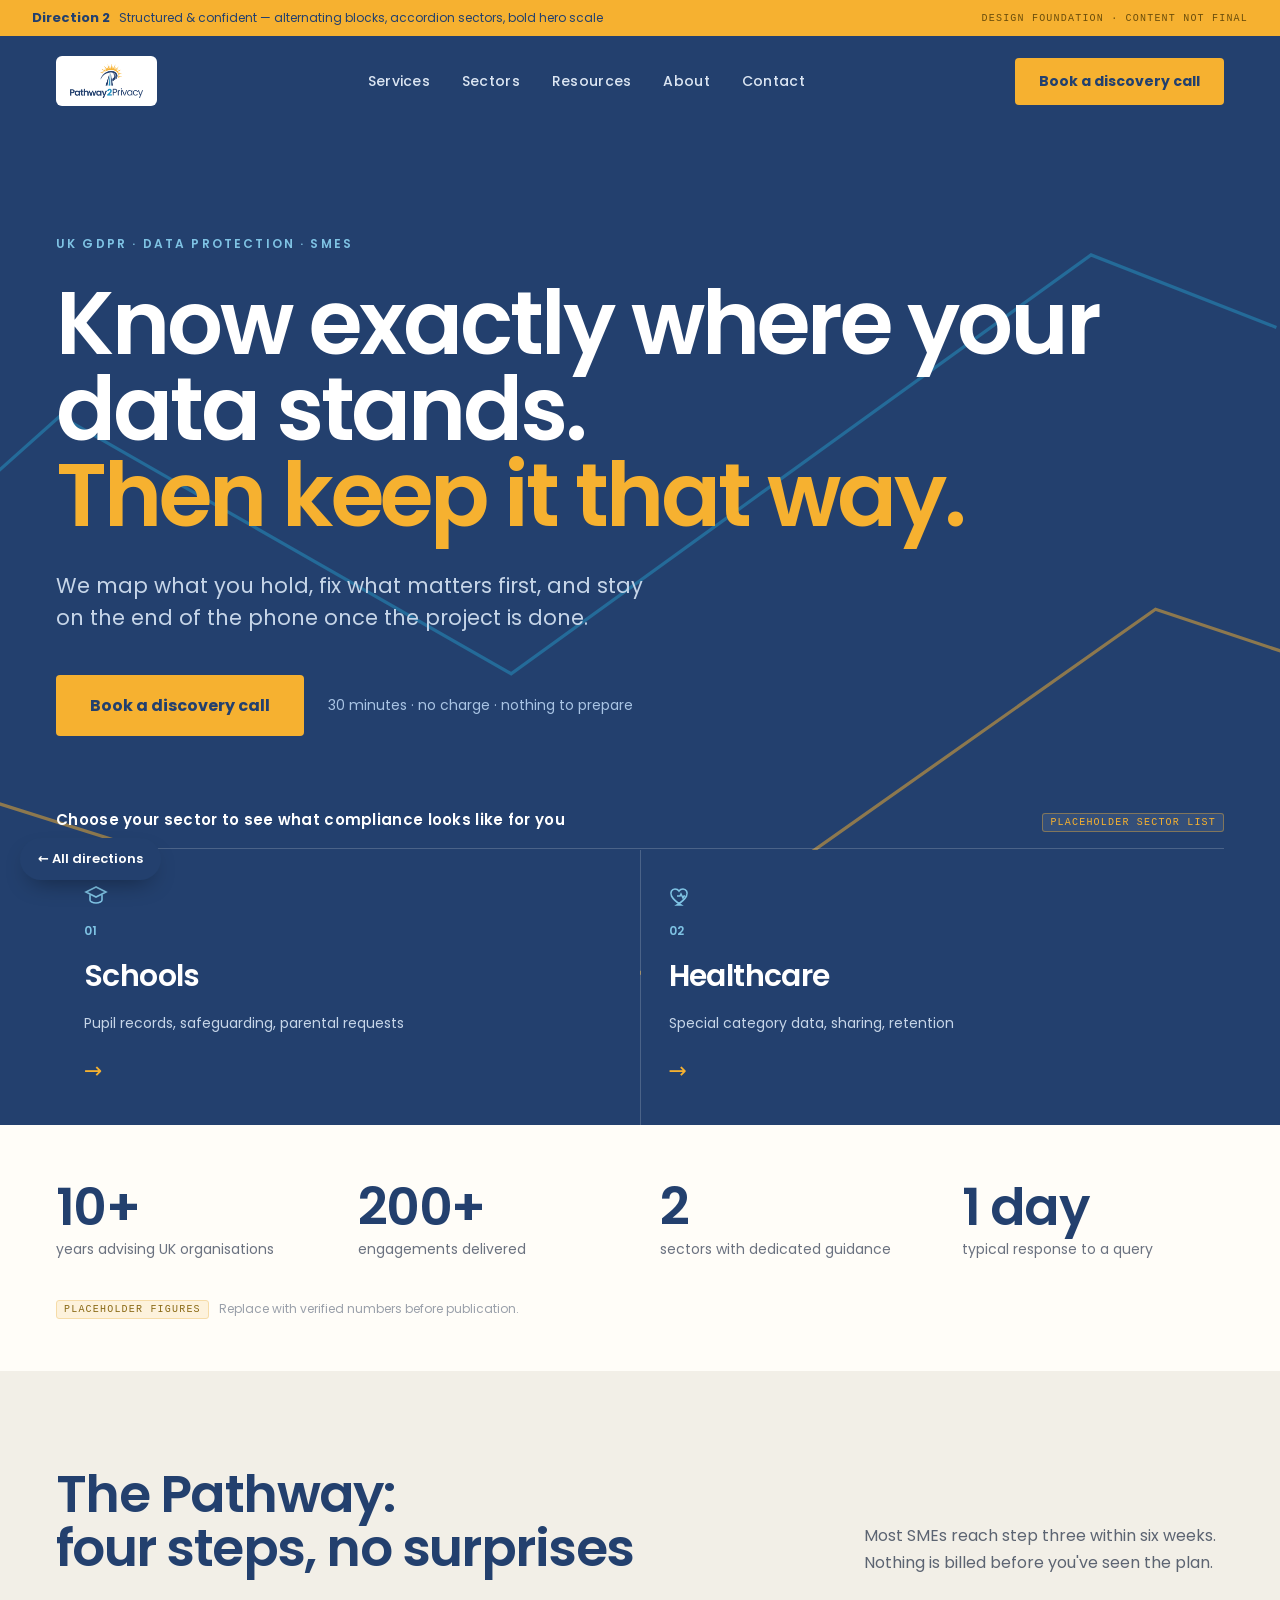
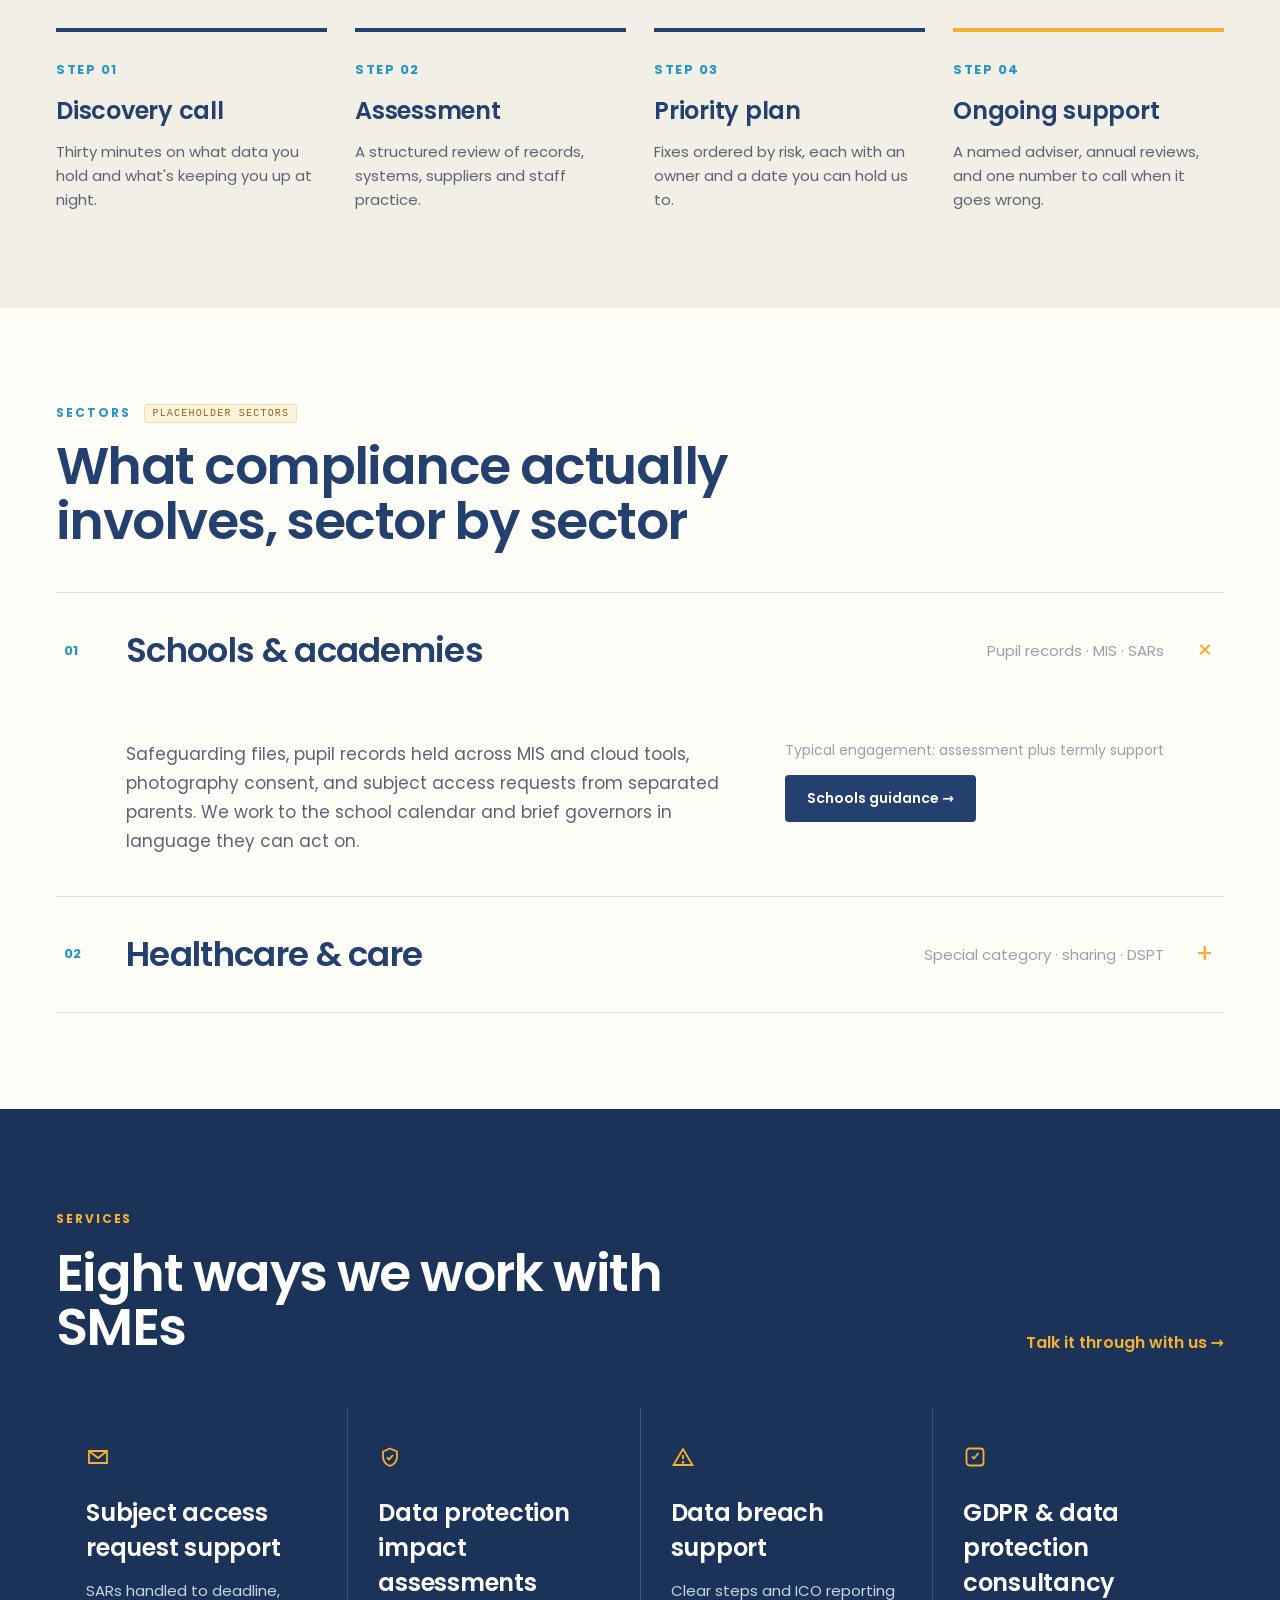
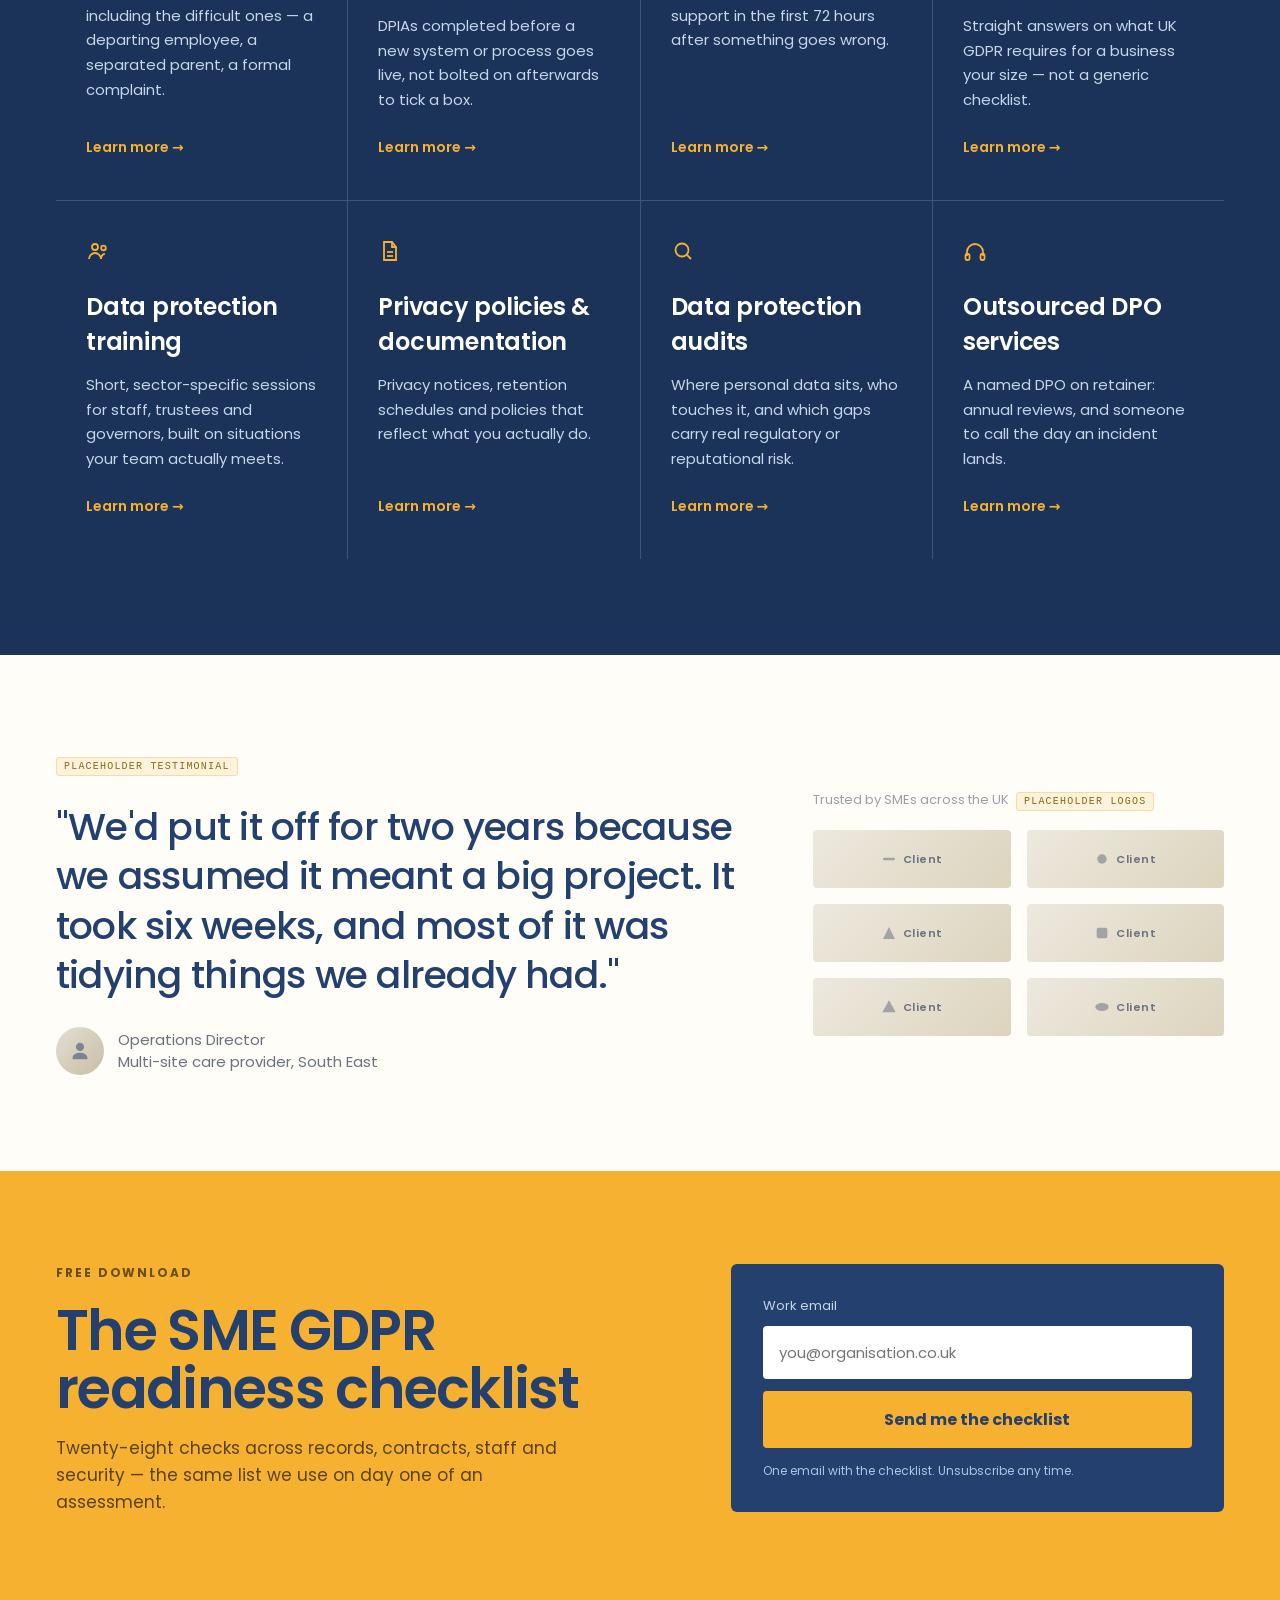
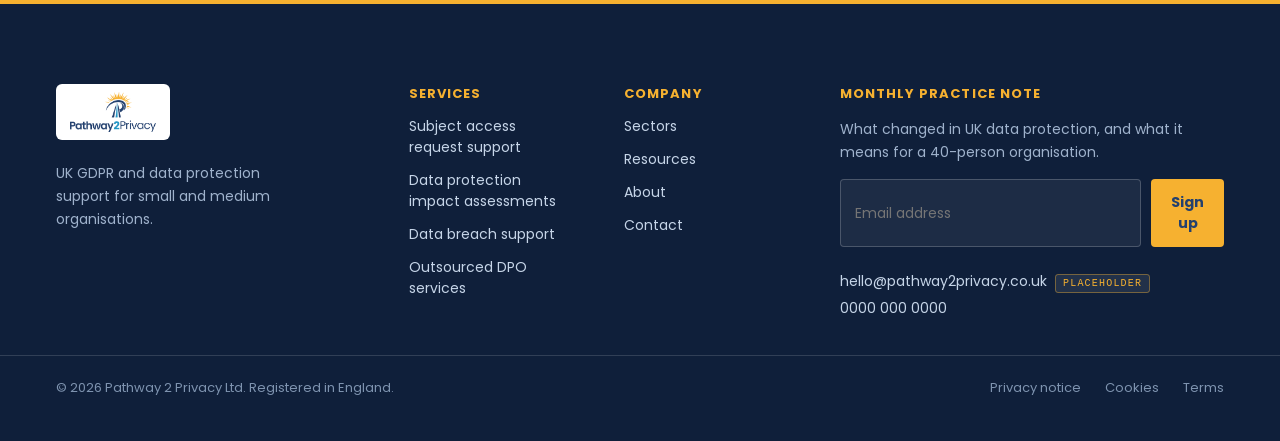
<file: direction-2.html>
<!DOCTYPE html>
<html lang="en">
<head>
<meta charset="UTF-8">
<meta name="viewport" content="width=device-width, initial-scale=1.0">
<title>Pathway 2 Privacy — Direction 2: Structured &amp; Confident</title>
<link rel="preconnect" href="https://fonts.googleapis.com">
<link rel="preconnect" href="https://fonts.gstatic.com" crossorigin>
<link href="https://fonts.googleapis.com/css2?family=Poppins:wght@300;400;500;600;700&display=swap" rel="stylesheet">
<style>
  :root{
    --navy:#23406E; --navy-deep:#1B3358; --navy-darkest:#0F1F3A; --teal:#2596C5; --gold:#F6B130;
    --cream:#FFFDF8; --panel:#F2EFE7; --line:#E2DED3;
    --ink:#1E232B; --ink-soft:#5C6472; --ink-faint:#6B7280; --ink-faintest:#9AA0AA;
    --ph-badge:#8A6A16; --ph-badge-bg:#FDF2DC; --ph-badge-line:#F6DCA8;
  }
  *{box-sizing:border-box;}
  body{margin:0; font-family:'Poppins',system-ui,sans-serif; background:var(--cream); color:var(--ink); -webkit-font-smoothing:antialiased;}
  a{color:var(--teal); text-decoration:none;}
  ::selection{background:var(--gold); color:var(--navy);}
  .wrap{max-width:1400px; margin:0 auto; padding-left:56px; padding-right:56px;}
  @media (max-width:860px){.wrap{padding-left:22px; padding-right:22px;}}

  .devbar{display:flex; align-items:center; justify-content:space-between; gap:16px; padding:8px 32px; background:var(--gold); color:var(--navy); font-size:12px;}
  .devbar b{font-size:13px; font-weight:700;}
  .devbar .tag{font-family:ui-monospace,Menlo,monospace; font-size:10px; letter-spacing:.12em; text-transform:uppercase; color:#6B4E0C;}

  header{display:flex; align-items:center; justify-content:space-between; gap:40px; padding:20px 56px; background:var(--navy); position:sticky; top:0; z-index:20; transition:box-shadow .25s ease;}
  header.scrolled{box-shadow:0 10px 28px -18px rgba(0,0,0,.45);}
  .logo-chip{background:#fff; border-radius:6px; padding:8px 14px; display:inline-flex;}
  .logo-chip img{height:34px; display:block;}
  nav{display:flex; align-items:center; gap:32px; font-size:14px; font-weight:500; letter-spacing:.02em;}
  nav a{color:#DCE6F3; position:relative;}
  nav a::after{content:''; position:absolute; left:0; right:0; bottom:-5px; height:2px; background:var(--gold); transform:scaleX(0); transform-origin:left; transition:transform .2s ease;}
  nav a:hover{color:#fff;}
  nav a:hover::after{transform:scaleX(1);}
  @media (max-width:900px){nav{display:none;}}
  .cta-gold{background:var(--gold); color:var(--navy); font-size:14px; font-weight:700; padding:13px 24px; border-radius:4px; display:inline-block; transition:background .18s ease, transform .18s ease;}
  .cta-gold:hover{background:#fff; color:var(--navy); transform:translateY(-1px);}

  section{position:relative; z-index:1;}
  .icon{width:24px; height:24px; display:block; flex-shrink:0;}

  .ph-tag{font-family:ui-monospace,Menlo,monospace; font-size:10px; letter-spacing:.12em; text-transform:uppercase; color:var(--ph-badge); background:var(--ph-badge-bg); border:1px solid var(--ph-badge-line); padding:3px 7px; border-radius:3px; white-space:nowrap;}
  .ph-tag.on-dark{color:#F6B130; background:rgba(255,255,255,.08); border-color:rgba(246,177,48,.4);}

  .avatar-ph{width:48px; height:48px; border-radius:50%; background:linear-gradient(135deg,#E2DED3,#C9BFA6); display:flex; align-items:center; justify-content:center; flex-shrink:0;}
  .avatar-ph svg{width:22px; height:22px; fill:var(--navy); opacity:.5;}
  .logo-ph{height:58px; border-radius:4px; background:linear-gradient(135deg,#EDE9DE,#DCD4BE); display:flex; align-items:center; justify-content:center; gap:6px; color:var(--ink-faint); font-size:11px; font-weight:600; letter-spacing:.04em;}
  .logo-ph svg{width:16px; height:16px; opacity:.55;}

  .reveal{opacity:0; transform:translateY(20px); transition:opacity .6s ease, transform .6s ease;}
  .reveal.in{opacity:1; transform:translateY(0);}
  @media (prefers-reduced-motion:reduce){ .reveal{opacity:1; transform:none; transition:none;} }

  /* decorative hero graphic — angular, bolder, matches "structured" direction */
  .hero-graphic{position:absolute; inset:0; z-index:0; pointer-events:none; opacity:.5;}
  .hero-graphic svg{width:100%; height:100%;}
  .line-anim{stroke-dasharray:1400; stroke-dashoffset:1400; animation:draw 3.2s ease forwards;}
  .line-anim.l2{animation-delay:.3s;}
  @keyframes draw{ to{ stroke-dashoffset:0; } }
  @media (prefers-reduced-motion:reduce){ .line-anim{stroke-dashoffset:0; animation:none;} }

  .stat-num{font-size:52px; font-weight:600; color:var(--navy); letter-spacing:-.03em; line-height:1; display:inline-block; font-variant-numeric:tabular-nums;}

  .sector-tile{transition:background .18s ease;}
  .sector-tile:hover{background:var(--teal) !important;}
  .sector-row{cursor:pointer; transition:background .18s ease;}
  .sector-row:hover{background:#F7F4EC;}
  .sector-panel{overflow:hidden; max-height:0; transition:max-height .35s ease;}
  .sector-panel.open{max-height:220px;}
  .sector-sign{transition:transform .25s ease;}
  .sector-row[aria-expanded="true"] .sector-sign{transform:rotate(45deg);}
  .accordion-cta{transition:background .18s ease;}
  .accordion-cta:hover{background:var(--teal) !important;}

  .send-btn:hover{background:#fff !important;}
  .signup-btn:hover{background:var(--teal) !important;}
  .footer-link{color:#C6D5E8; transition:color .15s ease;}
  .footer-link:hover{color:#fff;}

  /* anchor targets sit under a 90px sticky header without this */
  #sectors, #services, #resources, #about, #contact{scroll-margin-top:110px;}

  .back-fab{position:fixed; left:20px; bottom:20px; z-index:30; background:var(--navy); color:#fff; font-size:13px; font-weight:600; padding:11px 18px; border-radius:999px; box-shadow:0 10px 24px -10px rgba(0,0,0,.45); transition:transform .15s ease, background .15s ease;}
  .back-fab:hover{transform:translateY(-2px); background:var(--navy-deep); color:#fff;}

  /* mobile pass: collapse multi-column grids, scale hero/heading type down */
  @media (max-width:860px){
    header{padding:16px 20px;}
  }
  @media (max-width:700px){
    .g2, .g4{ grid-template-columns:1fr !important; }
    .acc-body{ padding:24px 8px 32px 8px !important; }
    .ph-row{ flex-wrap:wrap !important; }
    .sector-meta{ display:none !important; }
    .sector-row{ gap:14px !important; }

    h1{font-size:36px !important; line-height:1.15 !important;}
    h2{font-size:28px !important;}
    .stat-num{font-size:34px !important;}
    .back-fab{left:14px; bottom:14px; font-size:12px; padding:9px 14px;}
  }
</style>
</head>
<body>

<div class="devbar">
  <div><b>Direction 2</b> &nbsp; Structured &amp; confident — alternating blocks, accordion sectors, bold hero scale</div>
  <span class="tag">design foundation · content not final</span>
</div>

<header id="siteHeader">
  <span class="logo-chip"><img src="assets/p2p-logo.png" alt="Pathway 2 Privacy"></span>
  <nav>
    <a href="#services">Services</a>
    <a href="#sectors">Sectors</a>
    <a href="#resources">Resources</a>
    <a href="#about">About</a>
    <a href="#contact">Contact</a>
  </nav>
  <a href="#contact" class="cta-gold">Book a discovery call</a>
</header>

<section style="background:var(--navy);color:#fff;padding-top:104px;overflow:hidden;">
  <div class="hero-graphic" aria-hidden="true">
    <svg viewBox="0 0 1400 620" preserveAspectRatio="xMidYMid slice">
      <path class="line-anim" d="M-40,520 L340,180 L620,340 L980,80 L1440,260" fill="none" stroke="#2596C5" stroke-width="2"/>
      <path class="line-anim l2" d="M-40,600 L300,420 L680,540 L1020,300 L1440,440" fill="none" stroke="#F6B130" stroke-width="2"/>
    </svg>
  </div>
  <div class="wrap reveal" style="position:relative;">
    <span style="font-size:12px;font-weight:600;letter-spacing:0.18em;text-transform:uppercase;color:#7FC3E4">UK GDPR · data protection · SMEs</span>
    <h1 style="font-size:88px;line-height:0.98;font-weight:600;letter-spacing:-0.035em;margin:26px 0 0;max-width:1080px;">Know exactly where your data stands.<br><span style="color:var(--gold)">Then keep it that way.</span></h1>
    <p style="font-size:21px;line-height:1.55;color:#C6D5E8;margin:30px 0 40px;max-width:600px;">We map what you hold, fix what matters first, and stay on the end of the phone once the project is done.</p>
    <div style="display:flex;align-items:center;gap:24px;flex-wrap:wrap;padding-bottom:72px">
      <a href="#contact" class="cta-gold" style="font-size:16px;padding:18px 34px;">Book a discovery call</a>
      <span style="font-size:14px;color:#A9C4E4">30 minutes · no charge · nothing to prepare</span>
    </div>
  </div>
  <div class="wrap reveal" style="position:relative;">
    <div style="display:flex;align-items:baseline;justify-content:space-between;gap:20px;padding-bottom:16px;border-bottom:1px solid rgba(255,255,255,0.18)">
      <span style="font-size:15px;font-weight:600;letter-spacing:0.02em;color:#fff">Choose your sector to see what compliance looks like for you</span>
      <span class="ph-tag on-dark">placeholder sector list</span>
    </div>
    <div class="g2" style="display:grid;grid-template-columns:repeat(2,1fr);gap:1px;background:rgba(255,255,255,0.18);margin-top:1px">
      <a href="#sectors" class="sector-tile" style="background:var(--navy);padding:34px 28px 38px;display:flex;flex-direction:column;gap:14px">
        <svg class="icon" viewBox="0 0 24 24" fill="none" stroke="#7FC3E4" stroke-width="1.6"><path d="M12 3 2 8l10 5 10-5-10-5Z"/><path d="M6 10.5V16c0 1.5 2.5 3 6 3s6-1.5 6-3v-5.5"/></svg>
        <span style="font-size:12px;font-weight:600;color:#7FC3E4">01</span>
        <span style="font-size:30px;font-weight:600;letter-spacing:-0.02em;color:#fff">Schools</span>
        <span style="font-size:14px;line-height:1.5;color:#C6D5E8">Pupil records, safeguarding, parental requests</span>
        <span style="font-size:22px;color:var(--gold);margin-top:6px">→</span>
      </a>
      <a href="#sectors" class="sector-tile" style="background:var(--navy);padding:34px 28px 38px;display:flex;flex-direction:column;gap:14px">
        <svg class="icon" viewBox="0 0 24 24" fill="none" stroke="#7FC3E4" stroke-width="1.6"><path d="M12 21s-7-4.4-9.5-9C.8 8.4 2.8 5 6 5c2 0 3.3 1 4 2 .7-1 2-2 4-2 3.2 0 5.2 3.4 3.5 7-2.5 4.6-9.5 9-9.5 9Z"/><path d="M8 12h3l1-2 2 4 1-2h1"/></svg>
        <span style="font-size:12px;font-weight:600;color:#7FC3E4">02</span>
        <span style="font-size:30px;font-weight:600;letter-spacing:-0.02em;color:#fff">Healthcare</span>
        <span style="font-size:14px;line-height:1.5;color:#C6D5E8">Special category data, sharing, retention</span>
        <span style="font-size:22px;color:var(--gold);margin-top:6px">→</span>
      </a>
    </div>
  </div>
</section>

<section style="background:var(--cream)">
  <div class="wrap reveal g4" style="padding-top:56px;padding-bottom:52px;display:grid;grid-template-columns:repeat(4,1fr);gap:40px;align-items:end">
    <div><span class="stat-num" data-count="10" data-suffix="+">0</span><span style="font-size:14px;color:var(--ink-faint);display:block;margin-top:6px">years advising UK organisations</span></div>
    <div><span class="stat-num" data-count="200" data-suffix="+">0</span><span style="font-size:14px;color:var(--ink-faint);display:block;margin-top:6px">engagements delivered</span></div>
    <div><span class="stat-num" data-count="2" data-suffix="">0</span><span style="font-size:14px;color:var(--ink-faint);display:block;margin-top:6px">sectors with dedicated guidance</span></div>
    <div><span class="stat-num" data-count="1" data-suffix=" day">0</span><span style="font-size:14px;color:var(--ink-faint);display:block;margin-top:6px">typical response to a query</span></div>
    <div class="ph-row" style="grid-column:1 / -1;display:flex;align-items:center;gap:10px">
      <span class="ph-tag">placeholder figures</span>
      <span style="font-size:12px;color:var(--ink-faintest)">Replace with verified numbers before publication.</span>
    </div>
  </div>
</section>

<section style="background:var(--panel)">
  <div class="wrap reveal" style="padding-top:96px;padding-bottom:96px">
    <div style="display:flex;align-items:flex-end;justify-content:space-between;gap:48px;margin-bottom:52px">
      <h2 style="font-size:52px;line-height:1.05;font-weight:600;color:var(--navy);letter-spacing:-0.03em;margin:0;max-width:620px">The Pathway:<br>four steps, no surprises</h2>
      <p style="font-size:16px;line-height:1.65;color:var(--ink-soft);margin:0;max-width:360px">Most SMEs reach step three within six weeks. Nothing is billed before you've seen the plan.</p>
    </div>
    <div class="g4" style="display:grid;grid-template-columns:repeat(4,1fr);gap:28px">
      <div style="border-top:4px solid var(--navy);padding-top:24px">
        <span style="font-size:13px;font-weight:700;letter-spacing:0.12em;color:var(--teal)">STEP 01</span>
        <h3 style="font-size:24px;font-weight:600;color:var(--navy);margin:12px 0 12px;letter-spacing:-0.01em">Discovery call</h3>
        <p style="font-size:15px;line-height:1.6;color:var(--ink-soft);margin:0">Thirty minutes on what data you hold and what's keeping you up at night.</p>
      </div>
      <div style="border-top:4px solid var(--navy);padding-top:24px">
        <span style="font-size:13px;font-weight:700;letter-spacing:0.12em;color:var(--teal)">STEP 02</span>
        <h3 style="font-size:24px;font-weight:600;color:var(--navy);margin:12px 0 12px;letter-spacing:-0.01em">Assessment</h3>
        <p style="font-size:15px;line-height:1.6;color:var(--ink-soft);margin:0">A structured review of records, systems, suppliers and staff practice.</p>
      </div>
      <div style="border-top:4px solid var(--navy);padding-top:24px">
        <span style="font-size:13px;font-weight:700;letter-spacing:0.12em;color:var(--teal)">STEP 03</span>
        <h3 style="font-size:24px;font-weight:600;color:var(--navy);margin:12px 0 12px;letter-spacing:-0.01em">Priority plan</h3>
        <p style="font-size:15px;line-height:1.6;color:var(--ink-soft);margin:0">Fixes ordered by risk, each with an owner and a date you can hold us to.</p>
      </div>
      <div style="border-top:4px solid var(--gold);padding-top:24px">
        <span style="font-size:13px;font-weight:700;letter-spacing:0.12em;color:var(--teal)">STEP 04</span>
        <h3 style="font-size:24px;font-weight:600;color:var(--navy);margin:12px 0 12px;letter-spacing:-0.01em">Ongoing support</h3>
        <p style="font-size:15px;line-height:1.6;color:var(--ink-soft);margin:0">A named adviser, annual reviews, and one number to call when it goes wrong.</p>
      </div>
    </div>
  </div>
</section>

<section id="sectors" style="background:var(--cream)">
  <div class="wrap reveal" style="padding-top:96px;padding-bottom:96px">
    <div style="display:flex;align-items:center;gap:14px;margin-bottom:16px">
      <span style="font-size:12px;font-weight:700;letter-spacing:0.16em;text-transform:uppercase;color:var(--teal)">Sectors</span>
      <span class="ph-tag">placeholder sectors</span>
    </div>
    <h2 style="font-size:52px;line-height:1.05;font-weight:600;color:var(--navy);letter-spacing:-0.03em;margin:0 0 44px;max-width:760px">What compliance actually involves, sector by sector</h2>

    <div style="border-top:1px solid var(--line)" id="accordion">

      <div style="border-bottom:1px solid var(--line)">
        <div class="sector-row" data-target="p0" aria-expanded="true" style="display:flex;align-items:center;gap:28px;padding:32px 8px">
          <span style="font-size:13px;font-weight:700;color:var(--teal);width:34px">01</span>
          <span style="font-size:34px;font-weight:600;color:var(--navy);letter-spacing:-0.02em;flex:1">Schools &amp; academies</span>
          <span class="sector-meta" style="font-size:15px;color:var(--ink-faintest)">Pupil records · MIS · SARs</span>
          <span class="sector-sign" style="font-size:26px;color:var(--gold);width:24px;text-align:center;display:inline-block">+</span>
        </div>
        <div class="sector-panel open" id="p0">
          <div class="g2 acc-body" style="display:grid;grid-template-columns:1.4fr 1fr;gap:56px;padding:32px 8px 40px 70px">
            <p style="font-size:17px;line-height:1.7;color:var(--ink-soft);margin:0">Safeguarding files, pupil records held across MIS and cloud tools, photography consent, and subject access requests from separated parents. We work to the school calendar and brief governors in language they can act on.</p>
            <div style="display:flex;flex-direction:column;align-items:flex-start;gap:14px">
              <span style="font-size:14px;color:var(--ink-faintest)">Typical engagement: assessment plus termly support</span>
              <a href="#sectors" class="accordion-cta" style="background:var(--navy);color:#fff;font-size:14px;font-weight:600;padding:13px 22px;border-radius:4px">Schools guidance →</a>
            </div>
          </div>
        </div>
      </div>

      <div style="border-bottom:1px solid var(--line)">
        <div class="sector-row" data-target="p1" aria-expanded="false" style="display:flex;align-items:center;gap:28px;padding:32px 8px">
          <span style="font-size:13px;font-weight:700;color:var(--teal);width:34px">02</span>
          <span style="font-size:34px;font-weight:600;color:var(--navy);letter-spacing:-0.02em;flex:1">Healthcare &amp; care</span>
          <span class="sector-meta" style="font-size:15px;color:var(--ink-faintest)">Special category · sharing · DSPT</span>
          <span class="sector-sign" style="font-size:26px;color:var(--gold);width:24px;text-align:center;display:inline-block">+</span>
        </div>
        <div class="sector-panel" id="p1">
          <div class="g2 acc-body" style="display:grid;grid-template-columns:1.4fr 1fr;gap:56px;padding:32px 8px 40px 70px">
            <p style="font-size:17px;line-height:1.7;color:var(--ink-soft);margin:0">Lawful bases for health data, sharing with local authorities and family, retention schedules that survive an inspection, and the Data Security and Protection Toolkit without the last-minute scramble.</p>
            <div style="display:flex;flex-direction:column;align-items:flex-start;gap:14px">
              <span style="font-size:14px;color:var(--ink-faintest)">Typical engagement: assessment plus retained cover</span>
              <a href="#sectors" class="accordion-cta" style="background:var(--navy);color:#fff;font-size:14px;font-weight:600;padding:13px 22px;border-radius:4px">Healthcare guidance →</a>
            </div>
          </div>
        </div>
      </div>

    </div>
  </div>
</section>

<section id="services" style="background:var(--navy-deep);color:#fff">
  <div class="wrap reveal" style="padding-top:96px;padding-bottom:96px">
    <div class="ph-row" style="display:flex;align-items:flex-end;justify-content:space-between;gap:48px;margin-bottom:52px">
      <div>
        <span style="font-size:12px;font-weight:700;letter-spacing:0.16em;text-transform:uppercase;color:var(--gold)">Services</span>
        <h2 style="font-size:52px;line-height:1.05;font-weight:600;letter-spacing:-0.03em;margin:16px 0 0;max-width:620px">Eight ways we work with SMEs</h2>
      </div>
      <a href="#contact" style="color:var(--gold);font-size:16px;font-weight:600;white-space:nowrap">Talk it through with us →</a>
    </div>
    <div class="g4" style="display:grid;grid-template-columns:repeat(4,1fr);gap:1px;background:rgba(255,255,255,0.16)">
      <div style="background:var(--navy-deep);padding:38px 30px 42px;display:flex;flex-direction:column;min-height:300px">
        <svg class="icon" viewBox="0 0 24 24" fill="none" stroke="#F6B130" stroke-width="1.8" style="margin-bottom:26px"><path d="M3 6h18v12H3Z"/><path d="M3 6l9 7 9-7"/></svg>
        <h3 style="font-size:24px;font-weight:600;margin:0 0 14px;letter-spacing:-0.01em">Subject access request support</h3>
        <p style="font-size:15px;line-height:1.65;color:#C6D5E8;margin:0;flex:1">SARs handled to deadline, including the difficult ones — a departing employee, a separated parent, a formal complaint.</p>
        <a href="#services" style="font-size:14px;font-weight:600;color:var(--gold);margin-top:24px">Learn more →</a>
      </div>
      <div style="background:var(--navy-deep);padding:38px 30px 42px;display:flex;flex-direction:column;min-height:300px">
        <svg class="icon" viewBox="0 0 24 24" fill="none" stroke="#F6B130" stroke-width="1.8" style="margin-bottom:26px"><path d="M12 3.5 19 6.5v5c0 4.5-3 8-7 9.5-4-1.5-7-5-7-9.5v-5L12 3.5Z"/><path d="M9 12.5l2 2 4-4.5"/></svg>
        <h3 style="font-size:24px;font-weight:600;margin:0 0 14px;letter-spacing:-0.01em">Data protection impact assessments</h3>
        <p style="font-size:15px;line-height:1.65;color:#C6D5E8;margin:0;flex:1">DPIAs completed before a new system or process goes live, not bolted on afterwards to tick a box.</p>
        <a href="#services" style="font-size:14px;font-weight:600;color:var(--gold);margin-top:24px">Learn more →</a>
      </div>
      <div style="background:var(--navy-deep);padding:38px 30px 42px;display:flex;flex-direction:column;min-height:300px">
        <svg class="icon" viewBox="0 0 24 24" fill="none" stroke="#F6B130" stroke-width="1.8" style="margin-bottom:26px"><path d="M12 4 2.5 20h19L12 4Z"/><path d="M12 10v4.2"/><path d="M12 17.3v.1" stroke-width="2.6" stroke-linecap="round"/></svg>
        <h3 style="font-size:24px;font-weight:600;margin:0 0 14px;letter-spacing:-0.01em">Data breach support</h3>
        <p style="font-size:15px;line-height:1.65;color:#C6D5E8;margin:0;flex:1">Clear steps and ICO reporting support in the first 72 hours after something goes wrong.</p>
        <a href="#services" style="font-size:14px;font-weight:600;color:var(--gold);margin-top:24px">Learn more →</a>
      </div>
      <div style="background:var(--navy-deep);padding:38px 30px 42px;display:flex;flex-direction:column;min-height:300px">
        <svg class="icon" viewBox="0 0 24 24" fill="none" stroke="#F6B130" stroke-width="1.8" style="margin-bottom:26px"><path d="M9 11.5 11 13.5 15.5 8"/><rect x="3.5" y="3.5" width="17" height="17" rx="3"/></svg>
        <h3 style="font-size:24px;font-weight:600;margin:0 0 14px;letter-spacing:-0.01em">GDPR &amp; data protection consultancy</h3>
        <p style="font-size:15px;line-height:1.65;color:#C6D5E8;margin:0;flex:1">Straight answers on what UK GDPR requires for a business your size — not a generic checklist.</p>
        <a href="#services" style="font-size:14px;font-weight:600;color:var(--gold);margin-top:24px">Learn more →</a>
      </div>
      <div style="background:var(--navy-deep);padding:38px 30px 42px;display:flex;flex-direction:column;min-height:300px">
        <svg class="icon" viewBox="0 0 24 24" fill="none" stroke="#F6B130" stroke-width="1.8" style="margin-bottom:26px"><circle cx="9" cy="8" r="3"/><path d="M3 20c0-3.3 2.7-6 6-6s6 2.7 6 6"/><circle cx="17.5" cy="9" r="2.3"/><path d="M15 20c0-2.5 1.6-4.6 3.8-5.4"/></svg>
        <h3 style="font-size:24px;font-weight:600;margin:0 0 14px;letter-spacing:-0.01em">Data protection training</h3>
        <p style="font-size:15px;line-height:1.65;color:#C6D5E8;margin:0;flex:1">Short, sector-specific sessions for staff, trustees and governors, built on situations your team actually meets.</p>
        <a href="#services" style="font-size:14px;font-weight:600;color:var(--gold);margin-top:24px">Learn more →</a>
      </div>
      <div style="background:var(--navy-deep);padding:38px 30px 42px;display:flex;flex-direction:column;min-height:300px">
        <svg class="icon" viewBox="0 0 24 24" fill="none" stroke="#F6B130" stroke-width="1.8" style="margin-bottom:26px"><path d="M14 3H6v18h12V8l-4-5Z"/><path d="M14 3v5h4"/><path d="M9 13h6"/><path d="M9 17h6"/></svg>
        <h3 style="font-size:24px;font-weight:600;margin:0 0 14px;letter-spacing:-0.01em">Privacy policies &amp; documentation</h3>
        <p style="font-size:15px;line-height:1.65;color:#C6D5E8;margin:0;flex:1">Privacy notices, retention schedules and policies that reflect what you actually do.</p>
        <a href="#services" style="font-size:14px;font-weight:600;color:var(--gold);margin-top:24px">Learn more →</a>
      </div>
      <div style="background:var(--navy-deep);padding:38px 30px 42px;display:flex;flex-direction:column;min-height:300px">
        <svg class="icon" viewBox="0 0 24 24" fill="none" stroke="#F6B130" stroke-width="1.8" style="margin-bottom:26px"><circle cx="11" cy="11" r="6.5"/><path d="m20 20-4.3-4.3"/></svg>
        <h3 style="font-size:24px;font-weight:600;margin:0 0 14px;letter-spacing:-0.01em">Data protection audits</h3>
        <p style="font-size:15px;line-height:1.65;color:#C6D5E8;margin:0;flex:1">Where personal data sits, who touches it, and which gaps carry real regulatory or reputational risk.</p>
        <a href="#services" style="font-size:14px;font-weight:600;color:var(--gold);margin-top:24px">Learn more →</a>
      </div>
      <div style="background:var(--navy-deep);padding:38px 30px 42px;display:flex;flex-direction:column;min-height:300px">
        <svg class="icon" viewBox="0 0 24 24" fill="none" stroke="#F6B130" stroke-width="1.8" style="margin-bottom:26px"><path d="M4 17v-4a8 8 0 0 1 16 0v4"/><rect x="2.5" y="15" width="4" height="6" rx="1.4"/><rect x="17.5" y="15" width="4" height="6" rx="1.4"/></svg>
        <h3 style="font-size:24px;font-weight:600;margin:0 0 14px;letter-spacing:-0.01em">Outsourced DPO services</h3>
        <p style="font-size:15px;line-height:1.65;color:#C6D5E8;margin:0;flex:1">A named DPO on retainer: annual reviews, and someone to call the day an incident lands.</p>
        <a href="#services" style="font-size:14px;font-weight:600;color:var(--gold);margin-top:24px">Learn more →</a>
      </div>
    </div>
  </div>
</section>

<section id="about" style="background:var(--cream)">
  <div class="wrap reveal g2" style="padding-top:96px;padding-bottom:96px;display:grid;grid-template-columns:1.25fr 0.75fr;gap:72px;align-items:center">
    <div>
      <span class="ph-tag">placeholder testimonial</span>
      <blockquote style="font-size:38px;line-height:1.3;font-weight:500;color:var(--navy);letter-spacing:-0.02em;margin:26px 0 28px">"We'd put it off for two years because we assumed it meant a big project. It took six weeks, and most of it was tidying things we already had."</blockquote>
      <div style="display:flex;align-items:center;gap:14px">
        <span class="avatar-ph"><svg viewBox="0 0 24 24"><path d="M12 12a4.5 4.5 0 1 0 0-9 4.5 4.5 0 0 0 0 9Zm0 2c-4 0-8 2-8 5v2h16v-2c0-3-4-5-8-5Z"/></svg></span>
        <span style="font-size:15px;line-height:1.5;color:var(--ink-faint)">Operations Director<br>Multi-site care provider, South East</span>
      </div>
    </div>
    <div>
      <span style="font-size:13px;color:var(--ink-faintest);display:block;margin-bottom:20px">Trusted by SMEs across the UK <span class="ph-tag" style="margin-left:4px">placeholder logos</span></span>
      <div class="g2" style="display:grid;grid-template-columns:1fr 1fr;gap:16px">
        <span class="logo-ph"><svg viewBox="0 0 24 24" fill="currentColor"><rect x="3" y="10" width="18" height="4" rx="2"/></svg>Client</span>
        <span class="logo-ph"><svg viewBox="0 0 24 24" fill="currentColor"><circle cx="12" cy="12" r="7"/></svg>Client</span>
        <span class="logo-ph"><svg viewBox="0 0 24 24" fill="currentColor"><path d="M12 3 3 21h18L12 3Z"/></svg>Client</span>
        <span class="logo-ph"><svg viewBox="0 0 24 24" fill="currentColor"><rect x="4" y="4" width="16" height="16" rx="3"/></svg>Client</span>
        <span class="logo-ph"><svg viewBox="0 0 24 24" fill="currentColor"><polygon points="12,2 22,20 2,20"/></svg>Client</span>
        <span class="logo-ph"><svg viewBox="0 0 24 24" fill="currentColor"><ellipse cx="12" cy="12" rx="10" ry="6"/></svg>Client</span>
      </div>
    </div>
  </div>
</section>

<section id="resources" style="background:var(--gold);color:var(--navy)">
  <div class="wrap reveal g2" style="padding-top:88px;padding-bottom:88px;display:grid;grid-template-columns:1.1fr 0.9fr;gap:72px;align-items:center">
    <div>
      <span style="font-size:12px;font-weight:700;letter-spacing:0.16em;text-transform:uppercase;color:#6B4E0C">Free download</span>
      <h2 style="font-size:56px;line-height:1.02;font-weight:600;letter-spacing:-0.03em;margin:18px 0 18px">The SME GDPR readiness checklist</h2>
      <p style="font-size:17px;line-height:1.6;color:#5A4310;margin:0;max-width:520px">Twenty-eight checks across records, contracts, staff and security — the same list we use on day one of an assessment.</p>
    </div>
    <div style="background:var(--navy);border-radius:6px;padding:32px">
      <label style="font-size:13px;color:#C6D5E8;display:block;margin-bottom:10px">Work email</label>
      <input type="email" placeholder="you@organisation.co.uk" style="width:100%;box-sizing:border-box;font-family:'Poppins',sans-serif;font-size:15px;padding:15px 16px;border-radius:4px;border:none;background:#fff;color:var(--ink);margin-bottom:12px">
      <button type="button" class="send-btn" style="width:100%;font-family:'Poppins',sans-serif;font-size:16px;font-weight:700;color:var(--navy);background:var(--gold);border:none;border-radius:4px;padding:16px;cursor:pointer">Send me the checklist</button>
      <span style="font-size:12px;color:#A9C4E4;display:block;margin-top:14px">One email with the checklist. Unsubscribe any time.</span>
    </div>
  </div>
</section>

<footer id="contact" style="background:var(--navy-darkest);color:#fff">
  <div class="wrap g4" style="padding-top:80px;padding-bottom:36px;display:grid;grid-template-columns:1.3fr 0.7fr 0.7fr 1.3fr;gap:56px">
    <div>
      <span class="logo-chip" style="margin-bottom:22px"><img src="assets/p2p-logo.png" alt="Pathway 2 Privacy" style="height:40px;display:block"></span>
      <p style="font-size:14px;line-height:1.65;color:#9FB2CC;margin:0;max-width:260px">UK GDPR and data protection support for small and medium organisations.</p>
    </div>
    <div style="display:flex;flex-direction:column;gap:12px">
      <span style="font-size:13px;font-weight:700;letter-spacing:0.08em;text-transform:uppercase;color:var(--gold)">Services</span>
      <a href="#services" class="footer-link" style="font-size:14px">Subject access request support</a>
      <a href="#services" class="footer-link" style="font-size:14px">Data protection impact assessments</a>
      <a href="#services" class="footer-link" style="font-size:14px">Data breach support</a>
      <a href="#services" class="footer-link" style="font-size:14px">Outsourced DPO services</a>
    </div>
    <div style="display:flex;flex-direction:column;gap:12px">
      <span style="font-size:13px;font-weight:700;letter-spacing:0.08em;text-transform:uppercase;color:var(--gold)">Company</span>
      <a href="#sectors" class="footer-link" style="font-size:14px">Sectors</a>
      <a href="#resources" class="footer-link" style="font-size:14px">Resources</a>
      <a href="#about" class="footer-link" style="font-size:14px">About</a>
      <a href="#contact" class="footer-link" style="font-size:14px">Contact</a>
    </div>
    <div>
      <span style="font-size:13px;font-weight:700;letter-spacing:0.08em;text-transform:uppercase;color:var(--gold);display:block;margin-bottom:14px">Monthly practice note</span>
      <p style="font-size:14px;line-height:1.6;color:#9FB2CC;margin:0 0 16px">What changed in UK data protection, and what it means for a 40-person organisation.</p>
      <div style="display:flex;gap:10px">
        <input type="email" placeholder="Email address" style="flex:1;font-family:'Poppins',sans-serif;font-size:14px;padding:13px 14px;border-radius:4px;border:1px solid rgba(255,255,255,0.2);background:rgba(255,255,255,0.06);color:#fff">
        <button type="button" class="signup-btn" style="font-family:'Poppins',sans-serif;font-size:14px;font-weight:700;color:var(--navy);background:var(--gold);border:none;border-radius:4px;padding:13px 20px;cursor:pointer">Sign up</button>
      </div>
      <div style="display:flex;flex-direction:column;gap:6px;margin-top:24px;font-size:14px;color:#C6D5E8">
        <span>hello@pathway2privacy.co.uk <span class="ph-tag on-dark" style="margin-left:4px">placeholder</span></span>
        <span>0000 000 0000</span>
      </div>
    </div>
  </div>
  <div class="wrap" style="padding-top:22px;padding-bottom:44px;border-top:1px solid rgba(255,255,255,0.14);display:flex;align-items:center;justify-content:space-between;gap:24px;font-size:13px;color:#7E93AF">
    <span>© 2026 Pathway 2 Privacy Ltd. Registered in England.</span>
    <div style="display:flex;gap:24px">
      <a href="#contact" class="footer-link" style="color:#7E93AF">Privacy notice</a>
      <a href="#contact" class="footer-link" style="color:#7E93AF">Cookies</a>
      <a href="#contact" class="footer-link" style="color:#7E93AF">Terms</a>
    </div>
  </div>
</footer>

<a href="index.html" class="back-fab">&larr; All directions</a>

<script>
  var header = document.getElementById('siteHeader');
  window.addEventListener('scroll', function(){ header.classList.toggle('scrolled', window.scrollY > 8); });

  var revealEls = document.querySelectorAll('.reveal');
  if('IntersectionObserver' in window){
    var io = new IntersectionObserver(function(entries){
      entries.forEach(function(e){ if(e.isIntersecting){ e.target.classList.add('in'); io.unobserve(e.target); } });
    }, {threshold:0.1, rootMargin:'0px 0px -40px 0px'});
    revealEls.forEach(function(el){ io.observe(el); });
  } else { revealEls.forEach(function(el){ el.classList.add('in'); }); }

  var statEls = document.querySelectorAll('.stat-num');
  function animateCount(el){
    var target = parseInt(el.dataset.count, 10);
    var suffix = el.dataset.suffix || '';
    var start = null, dur = 900;
    function step(ts){
      if(!start) start = ts;
      var p = Math.min((ts - start) / dur, 1);
      el.textContent = Math.round(target * (1 - Math.pow(1 - p, 3))) + suffix;
      if(p < 1) requestAnimationFrame(step);
    }
    requestAnimationFrame(step);
  }
  if('IntersectionObserver' in window){
    var statIO = new IntersectionObserver(function(entries){
      entries.forEach(function(e){ if(e.isIntersecting){ animateCount(e.target); statIO.unobserve(e.target); } });
    }, {threshold:0.5});
    statEls.forEach(function(el){ statIO.observe(el); });
  } else { statEls.forEach(function(el){ el.textContent = el.dataset.count + (el.dataset.suffix||''); }); }

  // vanilla-JS accordion (replaces Claude Design's DCLogic/sc-if runtime)
  var rows = document.querySelectorAll('.sector-row');
  rows.forEach(function(row){
    row.addEventListener('click', function(){
      var panel = document.getElementById(row.dataset.target);
      var isOpen = row.getAttribute('aria-expanded') === 'true';
      rows.forEach(function(r){
        r.setAttribute('aria-expanded','false');
        document.getElementById(r.dataset.target).classList.remove('open');
        r.querySelector('.sector-sign').textContent = '+';
      });
      if(!isOpen){
        row.setAttribute('aria-expanded','true');
        panel.classList.add('open');
        row.querySelector('.sector-sign').textContent = '\u2013';
      }
    });
  });
</script>
</body>
</html>
</file>
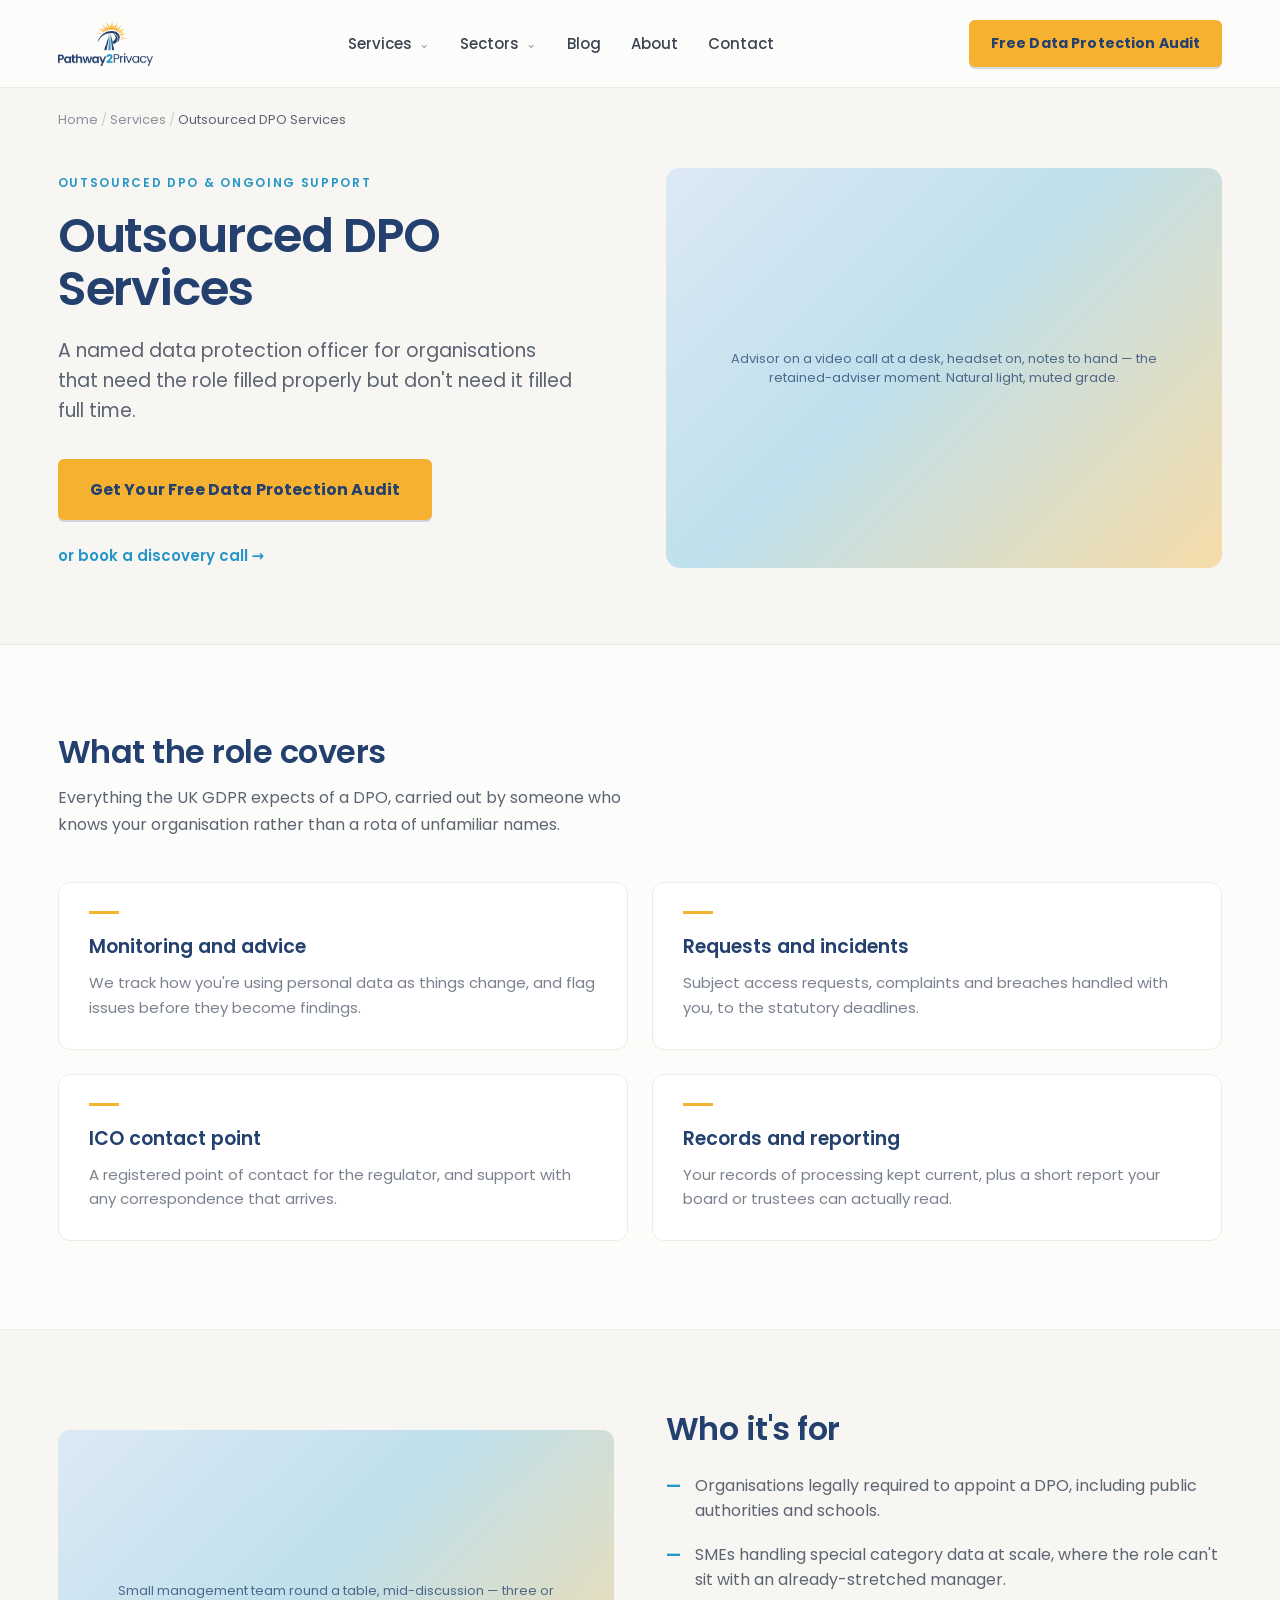
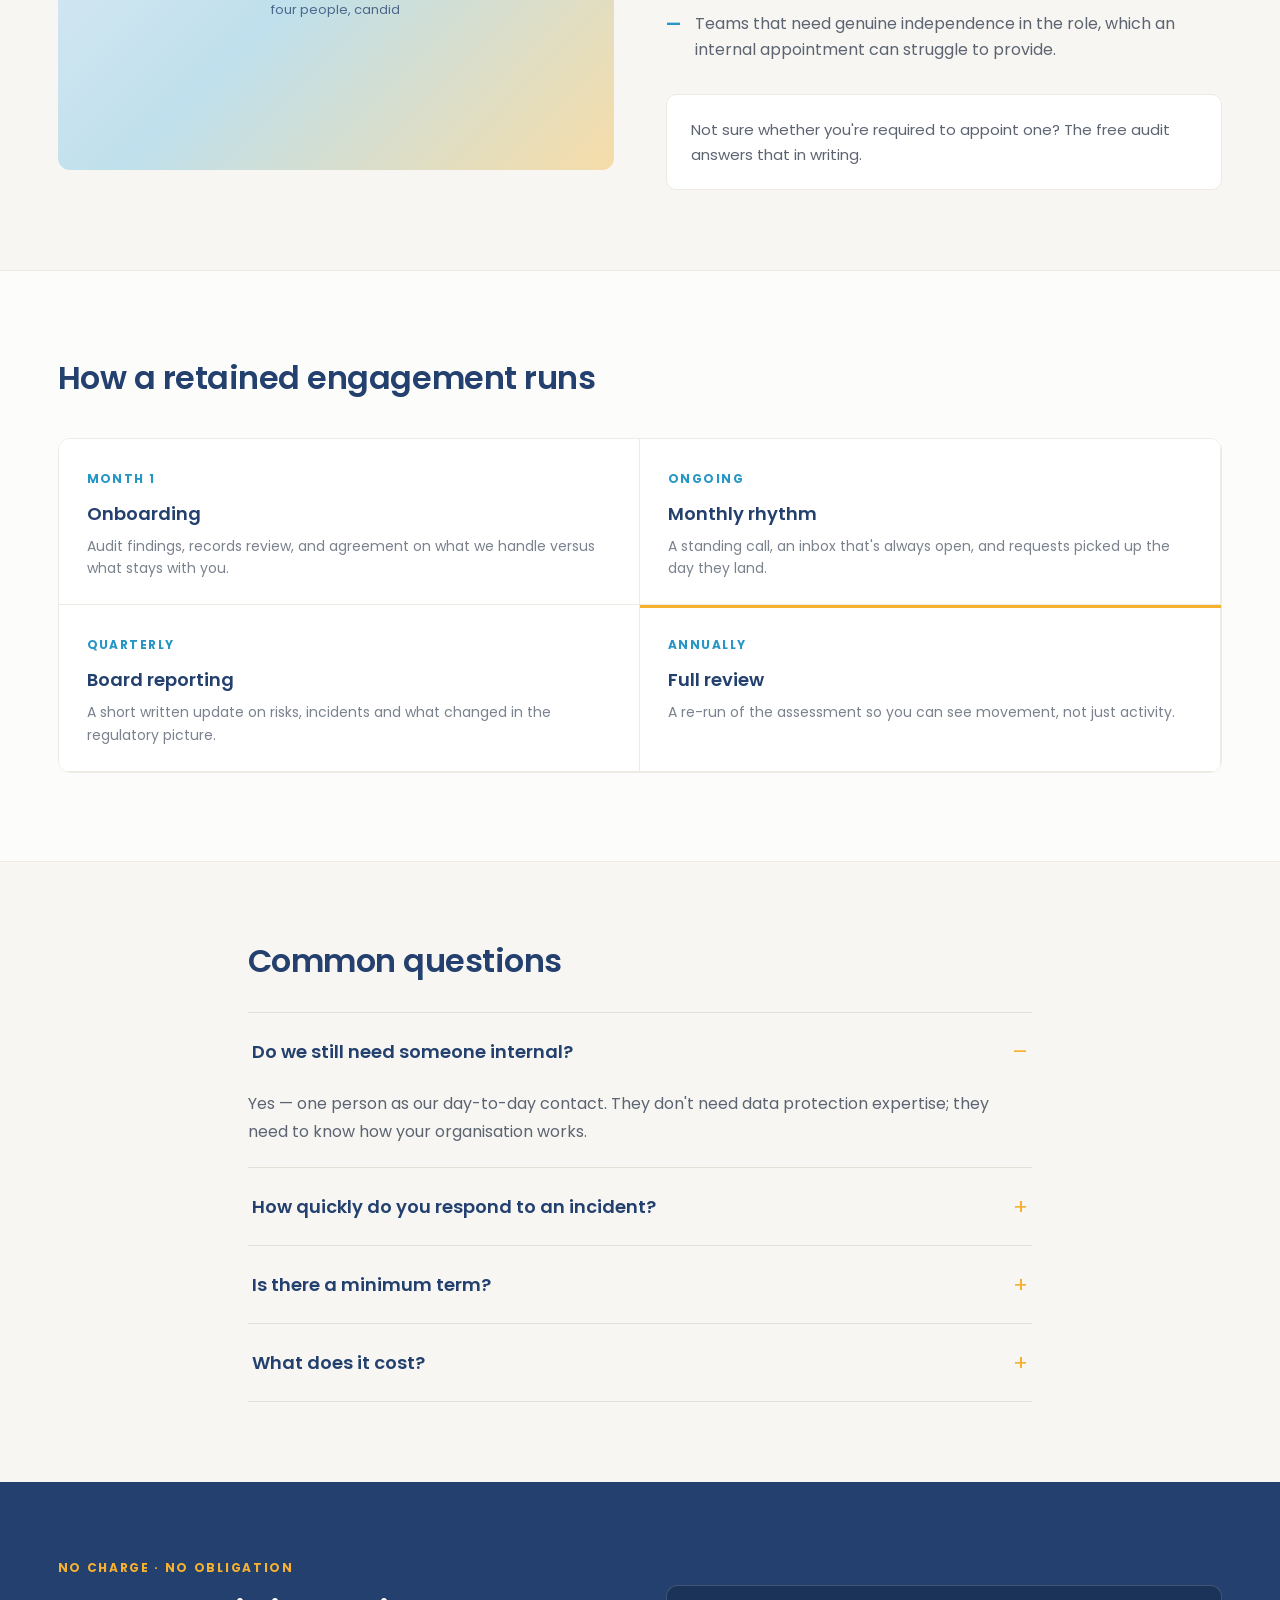
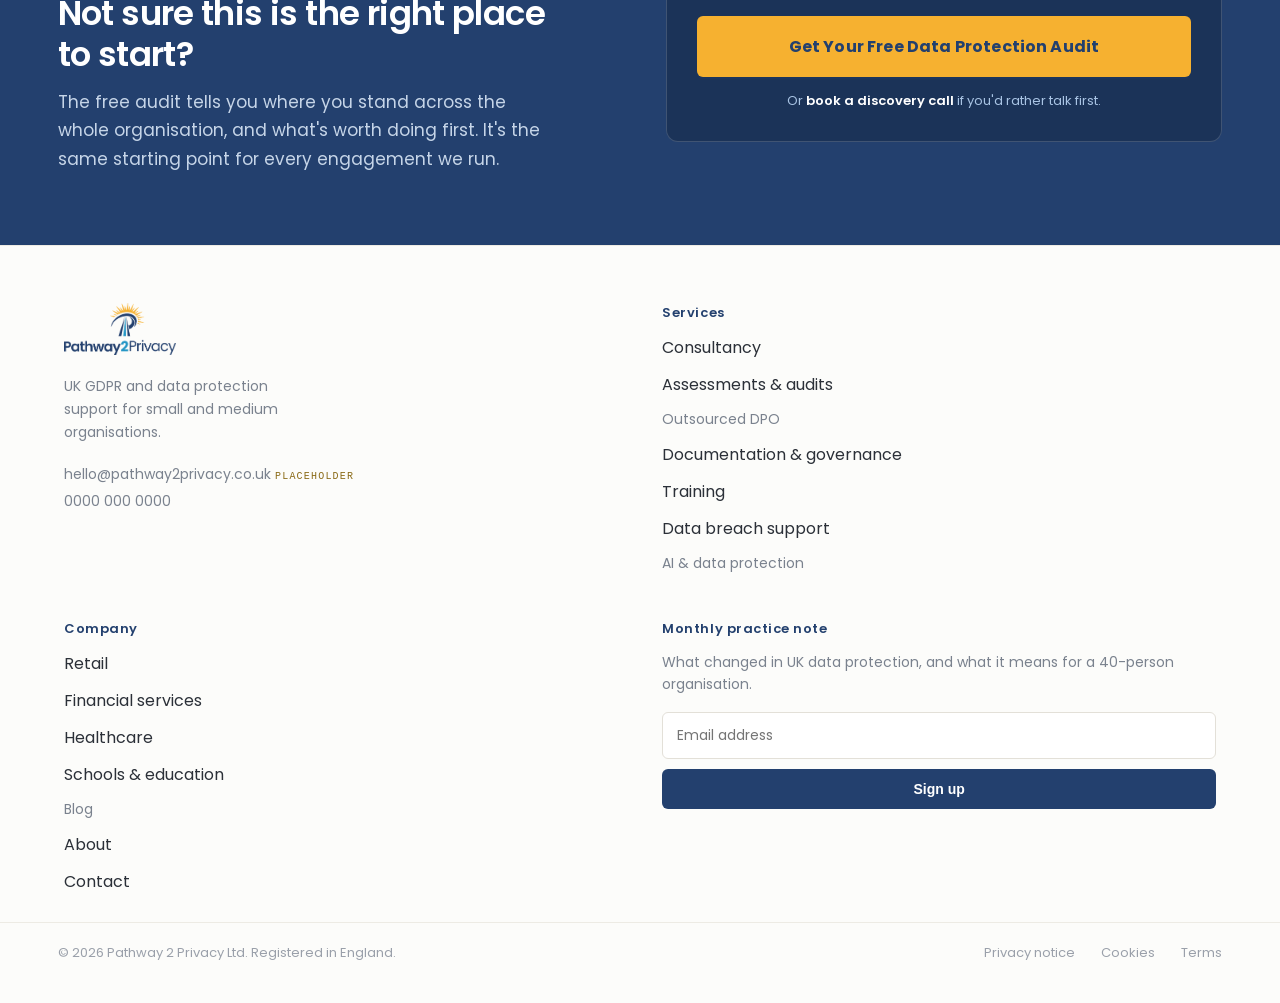
<file: dpo-services.html>
<!DOCTYPE html>
<html lang="en">
<head>
<meta charset="utf-8">
<meta name="viewport" content="width=device-width, initial-scale=1">
<title>Outsourced DPO Services — Pathway 2 Privacy</title>
<link rel="preconnect" href="https://fonts.googleapis.com">
<link rel="preconnect" href="https://fonts.gstatic.com" crossorigin>
<link href="https://fonts.googleapis.com/css2?family=Poppins:wght@300;400;500;600;700&display=swap" rel="stylesheet">
<link rel="stylesheet" href="assets/styles.css">
</head>
<body>
<div class="nav-wrap" style="position:sticky;top:0;z-index:40">
  <header class="site-header" id="siteHeader">
    <a href="index.html"><img src="assets/p2p-logo.png" alt="Pathway 2 Privacy" style="height:44px;width:auto;display:block"></a>
    <nav class="site-nav">
      <span class="nav-trigger" tabindex="0" role="button" aria-haspopup="true" aria-expanded="false" aria-controls="mega-services">Services <span class="caret">&#8964;</span></span>
      <span class="nav-trigger" tabindex="0" role="button" aria-haspopup="true" aria-expanded="false" aria-controls="mega-sectors">Sectors <span class="caret">&#8964;</span></span>
      <a href="blog.html" class="link-navy-hover">Blog</a>
      <span class="link-navy-hover" style="pointer-events:none;cursor:default">About</span>
      <span class="link-navy-hover" style="pointer-events:none;cursor:default">Contact</span>
    </nav>
    <a href="free-data-protection-audit.html" class="cta-gold cta-md header-cta on-light">Free Data Protection Audit</a>
    <button type="button" class="mobile-menu-toggle" aria-expanded="false" aria-controls="mobile-nav" aria-label="Menu">
      <span></span><span></span><span></span>
    </button>
  </header>

  <div class="mega-panel" id="mega-services">
    <div class="mega-inner grid-8items">
      <div class="mega-col">
        <span class="cat-label">Consultancy</span>
        <span class="link-navy-hover" style="pointer-events:none;cursor:default">Data Protection Consultancy</span>
        <span class="link-navy-hover" style="pointer-events:none;cursor:default">GDPR Consultancy &amp; Compliance</span>
      </div>
      <div class="mega-col">
        <span class="cat-label">Assessments &amp; Audits</span>
        <span class="link-navy-hover" style="pointer-events:none;cursor:default">Data Protection Audits &amp; Gap Analysis</span>
        <a href="data-protection-risk-assessments.html" class="link-navy-hover">Data Protection Risk Assessments</a>
        <span class="link-navy-hover" style="pointer-events:none;cursor:default">DPIA Consultancy</span>
        <span class="link-navy-hover" style="pointer-events:none;cursor:default">Data Mapping &amp; Data Flow Mapping</span>
      </div>
      <div class="mega-col">
        <span class="cat-label">Outsourced DPO &amp; Ongoing Support</span>
        <a href="dpo-services.html" class="link-navy-hover">Outsourced DPO Services</a>
        <span class="link-navy-hover" style="pointer-events:none;cursor:default">Data Protection &amp; Privacy Services</span>
      </div>
      <div class="mega-col">
        <span class="cat-label">Documentation &amp; Governance</span>
        <span class="link-navy-hover" style="pointer-events:none;cursor:default">Privacy Policy &amp; Documentation</span>
        <span class="link-navy-hover" style="pointer-events:none;cursor:default">Data Governance Frameworks</span>
        <span class="link-navy-hover" style="pointer-events:none;cursor:default">Data Protection by Design</span>
      </div>
      <div class="mega-col">
        <span class="cat-label">Training</span>
        <span class="link-navy-hover" style="pointer-events:none;cursor:default">Data Protection Training</span>
      </div>
      <div class="mega-col">
        <span class="cat-label">Incident Response</span>
        <span class="link-navy-hover" style="pointer-events:none;cursor:default">Data Breach Support</span>
      </div>
      <div class="mega-col">
        <span class="cat-label">AI &amp; Emerging Tech</span>
        <a href="ai-data-protection.html" class="link-navy-hover">AI &amp; Data Protection / AI Governance Assessment</a>
      </div>
      <div class="mega-cta-card">
        <span class="cap">Not sure which you need?</span>
        <p>Start with the free audit. We'll tell you where you stand and what's worth doing first.</p>
        <a href="free-data-protection-audit.html" class="cta-gold cta-sm on-light">Get Your Free Audit</a>
      </div>
    </div>
  </div>

  <div class="sectors-panel" id="mega-sectors">
    <div class="sectors-inner grid-4items">
      <span class="sector-pick sector-tile-hover" style="pointer-events:none;cursor:default">
        <span class="name">Retail</span>
        <span class="desc">Loyalty data, e-commerce, marketing consent</span>
      </span>
      <span class="sector-pick sector-tile-hover" style="pointer-events:none;cursor:default">
        <span class="name">Financial Services</span>
        <span class="desc">FCA expectations, client files, third parties</span>
      </span>
      <span class="sector-pick sector-tile-hover" style="pointer-events:none;cursor:default">
        <span class="name">Healthcare</span>
        <span class="desc">Special category data, sharing, DSPT</span>
      </span>
      <span class="sector-pick sector-tile-hover" style="pointer-events:none;cursor:default">
        <span class="name">Schools &amp; Education</span>
        <span class="desc">Pupil records, safeguarding, parental SARs</span>
      </span>
    </div>
  </div>

  <div class="mobile-nav" id="mobile-nav">
    <div class="mobile-nav-inner">
      <button type="button" class="mobile-accordion-toggle" aria-expanded="false" aria-controls="mnav-services">Services <span class="caret">&#8964;</span></button>
      <div class="mobile-accordion-panel" id="mnav-services">
        <span class="cat-label">Consultancy</span>
        <span style="pointer-events:none;cursor:default">Data Protection Consultancy</span>
        <span style="pointer-events:none;cursor:default">GDPR Consultancy &amp; Compliance</span>
        <span class="cat-label">Assessments &amp; Audits</span>
        <span style="pointer-events:none;cursor:default">Data Protection Audits &amp; Gap Analysis</span>
        <a href="data-protection-risk-assessments.html">Data Protection Risk Assessments</a>
        <span style="pointer-events:none;cursor:default">DPIA Consultancy</span>
        <span style="pointer-events:none;cursor:default">Data Mapping &amp; Data Flow Mapping</span>
        <span class="cat-label">Outsourced DPO &amp; Ongoing Support</span>
        <a href="dpo-services.html">Outsourced DPO Services</a>
        <span style="pointer-events:none;cursor:default">Data Protection &amp; Privacy Services</span>
        <span class="cat-label">Documentation &amp; Governance</span>
        <span style="pointer-events:none;cursor:default">Privacy Policy &amp; Documentation</span>
        <span style="pointer-events:none;cursor:default">Data Governance Frameworks</span>
        <span style="pointer-events:none;cursor:default">Data Protection by Design</span>
        <span class="cat-label">Training</span>
        <span style="pointer-events:none;cursor:default">Data Protection Training</span>
        <span class="cat-label">Incident Response</span>
        <span style="pointer-events:none;cursor:default">Data Breach Support</span>
        <span class="cat-label">AI &amp; Emerging Tech</span>
        <a href="ai-data-protection.html">AI &amp; Data Protection / AI Governance Assessment</a>
        <a href="free-data-protection-audit.html" class="cta-gold cta-sm on-light" style="display:block;text-align:center;margin:16px 4px 4px">Get Your Free Audit</a>
      </div>
      <button type="button" class="mobile-accordion-toggle" aria-expanded="false" aria-controls="mnav-sectors">Sectors <span class="caret">&#8964;</span></button>
      <div class="mobile-accordion-panel" id="mnav-sectors">
        <span style="pointer-events:none;cursor:default">Retail</span>
        <span style="pointer-events:none;cursor:default">Financial Services</span>
        <span style="pointer-events:none;cursor:default">Healthcare</span>
        <span style="pointer-events:none;cursor:default">Schools &amp; Education</span>
      </div>
      <a href="blog.html" class="mobile-nav-link">Blog</a>
      <span class="mobile-nav-link" style="pointer-events:none;cursor:default">About</span>
      <span class="mobile-nav-link" style="pointer-events:none;cursor:default">Contact</span>
      <a href="free-data-protection-audit.html" class="cta-gold cta-md mobile-nav-cta on-light">Free Data Protection Audit</a>
    </div>
  </div>
</div>

  <section style="background:var(--band);border-bottom:1px solid var(--hairline)">
    <div style="max-width:1280px;margin:0 auto;padding:22px clamp(20px,4.5vw,64px) 76px">
      <div class="breadcrumb" style="margin-bottom:38px">
        <a href="index.html">Home</a> <span class="sep">/</span> <a href="index.html#free-audit">Services</a> <span class="sep">/</span> <span class="current">Outsourced DPO Services</span>
      </div>
      <div class="two-col">
        <div style="min-width:0;animation:p2pRise .7s cubic-bezier(.2,.7,.3,1) both">
          <span style="font-size:12px;font-weight:600;letter-spacing:0.14em;text-transform:uppercase;color:var(--teal)">Outsourced DPO &amp; Ongoing Support</span>
          <h1 style="font-size:clamp(32px,3.8vw,48px);line-height:1.1;font-weight:600;letter-spacing:-0.022em;color:var(--navy);margin:16px 0 20px;text-wrap:pretty">Outsourced DPO Services</h1>
          <p style="font-size:19px;line-height:1.6;color:var(--ink-lede);margin:0 0 32px;max-width:520px;text-wrap:pretty">A named data protection officer for organisations that need the role filled properly but don't need it filled full time.</p>
          <div style="display:flex;align-items:center;gap:24px;flex-wrap:wrap">
            <a href="free-data-protection-audit.html" class="cta-gold cta-lg on-light">Get Your Free Data Protection Audit</a>
            <span class="link-secondary" style="pointer-events:none;cursor:default">or book a discovery call &rarr;</span>
          </div>
        </div>
        <div class="img-slot" style="height:400px;border-radius:14px">
          <span class="cap">Advisor on a video call at a desk, headset on, notes to hand &mdash; the retained-adviser moment. Natural light, muted grade.</span>
        </div>
      </div>
    </div>
  </section>

  <section style="max-width:1280px;margin:0 auto;padding:88px clamp(20px,4.5vw,64px)" data-reveal>
    <h2 style="font-size:clamp(25px,2.6vw,32px);line-height:1.2;font-weight:600;color:var(--navy);margin:0 0 14px;letter-spacing:-0.015em">What the role covers</h2>
    <p style="font-size:16px;line-height:1.65;color:var(--ink-lede);margin:0 0 44px;max-width:600px">Everything the UK GDPR expects of a DPO, carried out by someone who knows your organisation rather than a rota of unfamiliar names.</p>
    <div class="grid-4items" style="gap:24px">
      <div class="p2p-card">
        <span style="width:30px;height:3px;background:var(--gold);display:block;margin-bottom:18px"></span>
        <h3 style="font-size:19px;font-weight:600;color:var(--navy);margin:0 0 10px">Monitoring and advice</h3>
        <p style="font-size:15px;line-height:1.65;color:var(--ink-support);margin:0">We track how you're using personal data as things change, and flag issues before they become findings.</p>
      </div>
      <div class="p2p-card">
        <span style="width:30px;height:3px;background:var(--gold);display:block;margin-bottom:18px"></span>
        <h3 style="font-size:19px;font-weight:600;color:var(--navy);margin:0 0 10px">Requests and incidents</h3>
        <p style="font-size:15px;line-height:1.65;color:var(--ink-support);margin:0">Subject access requests, complaints and breaches handled with you, to the statutory deadlines.</p>
      </div>
      <div class="p2p-card">
        <span style="width:30px;height:3px;background:var(--gold);display:block;margin-bottom:18px"></span>
        <h3 style="font-size:19px;font-weight:600;color:var(--navy);margin:0 0 10px">ICO contact point</h3>
        <p style="font-size:15px;line-height:1.65;color:var(--ink-support);margin:0">A registered point of contact for the regulator, and support with any correspondence that arrives.</p>
      </div>
      <div class="p2p-card">
        <span style="width:30px;height:3px;background:var(--gold);display:block;margin-bottom:18px"></span>
        <h3 style="font-size:19px;font-weight:600;color:var(--navy);margin:0 0 10px">Records and reporting</h3>
        <p style="font-size:15px;line-height:1.65;color:var(--ink-support);margin:0">Your records of processing kept current, plus a short report your board or trustees can actually read.</p>
      </div>
    </div>
  </section>

  <section style="background:var(--band);border-top:1px solid var(--hairline);border-bottom:1px solid var(--hairline)" data-reveal>
    <div class="two-col" style="max-width:1280px;margin:0 auto;padding:80px clamp(20px,4.5vw,64px)">
      <div class="img-slot" style="height:340px;border-radius:12px">
        <span class="cap">Small management team round a table, mid-discussion &mdash; three or four people, candid</span>
      </div>
      <div>
        <h2 style="font-size:clamp(25px,2.6vw,32px);line-height:1.2;font-weight:600;color:var(--navy);margin:0 0 24px;letter-spacing:-0.015em">Who it's for</h2>
        <div style="display:flex;flex-direction:column;gap:18px">
          <div style="display:flex;gap:14px"><span style="color:var(--teal);font-weight:700">&mdash;</span><span style="font-size:16px;line-height:1.6;color:var(--ink-lede)">Organisations legally required to appoint a DPO, including public authorities and schools.</span></div>
          <div style="display:flex;gap:14px"><span style="color:var(--teal);font-weight:700">&mdash;</span><span style="font-size:16px;line-height:1.6;color:var(--ink-lede)">SMEs handling special category data at scale, where the role can't sit with an already-stretched manager.</span></div>
          <div style="display:flex;gap:14px"><span style="color:var(--teal);font-weight:700">&mdash;</span><span style="font-size:16px;line-height:1.6;color:var(--ink-lede)">Teams that need genuine independence in the role, which an internal appointment can struggle to provide.</span></div>
        </div>
        <div style="margin-top:32px;padding:22px 24px;background:#fff;border:1px solid var(--hairline);border-radius:10px">
          <span style="font-size:15px;line-height:1.6;color:var(--ink-lede)">Not sure whether you're required to appoint one? The free audit answers that in writing.</span>
        </div>
      </div>
    </div>
  </section>

  <section style="max-width:1280px;margin:0 auto;padding:88px clamp(20px,4.5vw,64px)" data-reveal>
    <h2 style="font-size:clamp(25px,2.6vw,32px);line-height:1.2;font-weight:600;color:var(--navy);margin:0 0 40px;letter-spacing:-0.015em">How a retained engagement runs</h2>
    <div class="divided-row grid-4items">
      <div style="padding:26px 28px">
        <span style="font-size:12px;font-weight:700;letter-spacing:0.12em;color:var(--teal)">MONTH 1</span>
        <h3 style="font-size:18px;font-weight:600;color:var(--navy);margin:10px 0 8px">Onboarding</h3>
        <p style="font-size:14px;line-height:1.6;color:var(--ink-support);margin:0">Audit findings, records review, and agreement on what we handle versus what stays with you.</p>
      </div>
      <div style="padding:26px 28px">
        <span style="font-size:12px;font-weight:700;letter-spacing:0.12em;color:var(--teal)">ONGOING</span>
        <h3 style="font-size:18px;font-weight:600;color:var(--navy);margin:10px 0 8px">Monthly rhythm</h3>
        <p style="font-size:14px;line-height:1.6;color:var(--ink-support);margin:0">A standing call, an inbox that's always open, and requests picked up the day they land.</p>
      </div>
      <div style="padding:26px 28px">
        <span style="font-size:12px;font-weight:700;letter-spacing:0.12em;color:var(--teal)">QUARTERLY</span>
        <h3 style="font-size:18px;font-weight:600;color:var(--navy);margin:10px 0 8px">Board reporting</h3>
        <p style="font-size:14px;line-height:1.6;color:var(--ink-support);margin:0">A short written update on risks, incidents and what changed in the regulatory picture.</p>
      </div>
      <div class="accent" style="padding:26px 28px">
        <span style="font-size:12px;font-weight:700;letter-spacing:0.12em;color:var(--teal)">ANNUALLY</span>
        <h3 style="font-size:18px;font-weight:600;color:var(--navy);margin:10px 0 8px">Full review</h3>
        <p style="font-size:14px;line-height:1.6;color:var(--ink-support);margin:0">A re-run of the assessment so you can see movement, not just activity.</p>
      </div>
    </div>
  </section>

  <section style="background:var(--band);border-top:1px solid var(--hairline)" data-reveal>
    <div style="max-width:900px;margin:0 auto;padding:80px clamp(20px,4.5vw,64px)">
      <h2 style="font-size:clamp(25px,2.6vw,32px);line-height:1.2;font-weight:600;color:var(--navy);margin:0 0 32px;letter-spacing:-0.015em">Common questions</h2>
      <div class="row-list">
      <div class="row open">
        <button type="button" class="faq-q" aria-expanded="true">
          <span class="label">Do we still need someone internal?</span>
          <span class="sign">–</span>
        </button>
        <div class="faq-a"><p>Yes &mdash; one person as our day-to-day contact. They don't need data protection expertise; they need to know how your organisation works.</p></div>
      </div>
      <div class="row">
        <button type="button" class="faq-q" aria-expanded="false">
          <span class="label">How quickly do you respond to an incident?</span>
          <span class="sign">+</span>
        </button>
        <div class="faq-a"><p>Same working day, and we work to the 72-hour reporting window with you from the first call. <span class="ph-tag">confirm SLA</span></p></div>
      </div>
      <div class="row">
        <button type="button" class="faq-q" aria-expanded="false">
          <span class="label">Is there a minimum term?</span>
          <span class="sign">+</span>
        </button>
        <div class="faq-a"><p>Twelve months, because the role needs continuity to be worth anything. <span class="ph-tag">confirm commercials</span></p></div>
      </div>
      <div class="row">
        <button type="button" class="faq-q" aria-expanded="false">
          <span class="label">What does it cost?</span>
          <span class="sign">+</span>
        </button>
        <div class="faq-a"><p>A fixed monthly fee based on headcount and how much special category data you hold. You'll have a figure after the audit. <span class="ph-tag">pricing tbc</span></p></div>
      </div>
      </div>
    </div>
  </section>

  <section style="background:var(--navy);color:#fff" data-reveal>
    <div class="two-col" style="max-width:1280px;margin:0 auto;padding:72px clamp(20px,4.5vw,64px)">
      <div>
        <span style="font-size:12px;font-weight:700;letter-spacing:0.14em;text-transform:uppercase;color:var(--gold)">No charge &middot; no obligation</span>
        <h2 style="font-size:clamp(26px,2.8vw,34px);line-height:1.2;font-weight:600;margin:14px 0 14px;letter-spacing:-0.018em;max-width:520px">Not sure this is the right place to start?</h2>
        <p style="font-size:17px;line-height:1.65;color:#C6D5E8;margin:0;max-width:500px">The free audit tells you where you stand across the whole organisation, and what's worth doing first. It's the same starting point for every engagement we run.</p>
      </div>
      <div style="background:var(--navy-deep);border:1px solid rgba(255,255,255,0.16);border-radius:12px;padding:30px">
        <a href="free-data-protection-audit.html" class="cta-gold cta-lg" style="display:block">Get Your Free Data Protection Audit</a>
        <span style="font-size:13px;color:#A9C4E4;display:block;margin-top:14px;text-align:center">Or <span style="color:#fff;font-weight:600;pointer-events:none;cursor:default">book a discovery call</span> if you'd rather talk first.</span>
      </div>
    </div>
  </section>

<footer class="site-footer">
  <div class="footer-cols grid-4items">
    <div>
      <img src="assets/p2p-logo.png" alt="Pathway 2 Privacy" style="height:52px;width:auto;display:block;margin-bottom:20px">
      <p style="font-size:14px;line-height:1.65;color:var(--ink-support);margin:0 0 20px;max-width:260px">UK GDPR and data protection support for small and medium organisations.</p>
      <div style="display:flex;flex-direction:column;gap:6px;font-size:14px;color:var(--ink-support)">
        <span>hello@pathway2privacy.co.uk <span class="ph-tag">placeholder</span></span>
        <span>0000 000 0000</span>
      </div>
    </div>
    <div style="display:flex;flex-direction:column;gap:12px">
      <span class="footer-col-title">Services</span>
      <span style="pointer-events:none;cursor:default">Consultancy</span>
      <span style="pointer-events:none;cursor:default">Assessments &amp; audits</span>
      <a href="dpo-services.html">Outsourced DPO</a>
      <span style="pointer-events:none;cursor:default">Documentation &amp; governance</span>
      <span style="pointer-events:none;cursor:default">Training</span>
      <span style="pointer-events:none;cursor:default">Data breach support</span>
      <a href="ai-data-protection.html">AI &amp; data protection</a>
    </div>
    <div style="display:flex;flex-direction:column;gap:12px">
      <span class="footer-col-title">Company</span>
      <span style="pointer-events:none;cursor:default">Retail</span>
      <span style="pointer-events:none;cursor:default">Financial services</span>
      <span style="pointer-events:none;cursor:default">Healthcare</span>
      <span style="pointer-events:none;cursor:default">Schools &amp; education</span>
      <a href="blog.html">Blog</a>
      <span style="pointer-events:none;cursor:default">About</span>
      <span style="pointer-events:none;cursor:default">Contact</span>
    </div>
    <div>
      <span class="footer-col-title" style="display:block;margin-bottom:12px">Monthly practice note</span>
      <p style="font-size:14px;line-height:1.6;color:var(--ink-support);margin:0 0 16px">What changed in UK data protection, and what it means for a 40-person organisation.</p>
      <div style="display:flex;flex-direction:column;gap:10px">
        <input type="email" placeholder="Email address" style="width:100%;box-sizing:border-box;font-size:14px;padding:12px 14px;border-radius:6px;border:1px solid var(--hairline-cream);background:#fff;color:var(--ink)">
        <button type="button" class="btn-navy-hover" style="width:100%;font-size:14px;font-weight:600;color:#fff;background:var(--navy);border:none;border-radius:6px;padding:12px 20px;cursor:pointer">Sign up</button>
      </div>
    </div>
  </div>
  <div class="footer-legal-bar">
    <span>&copy; 2026 Pathway 2 Privacy Ltd. Registered in England.</span>
    <div class="footer-legal-links">
      <span class="link-teal-hover" style="pointer-events:none;cursor:default">Privacy notice</span>
      <span class="link-teal-hover" style="pointer-events:none;cursor:default">Cookies</span>
      <span class="link-teal-hover" style="pointer-events:none;cursor:default">Terms</span>
    </div>
  </div>
</footer>
<script src="assets/main.js"></script>
</body>
</html>
</file>
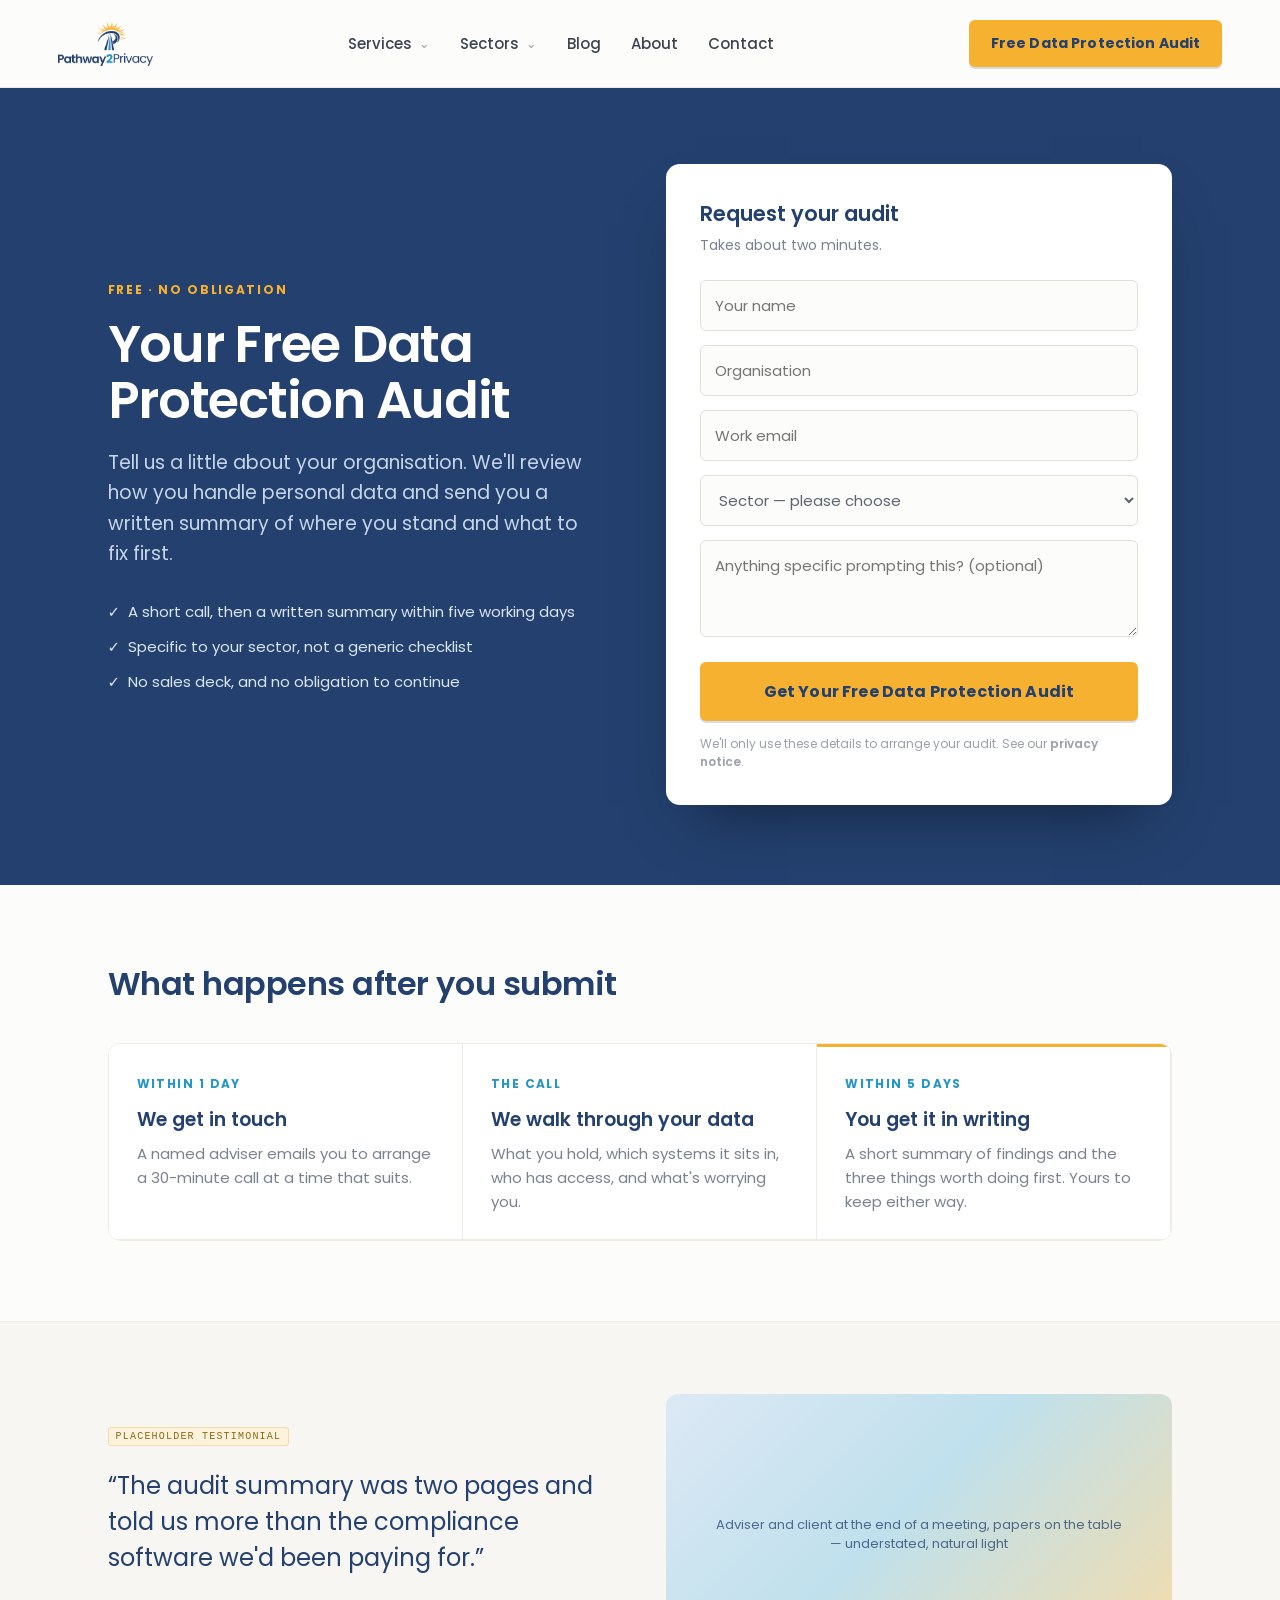
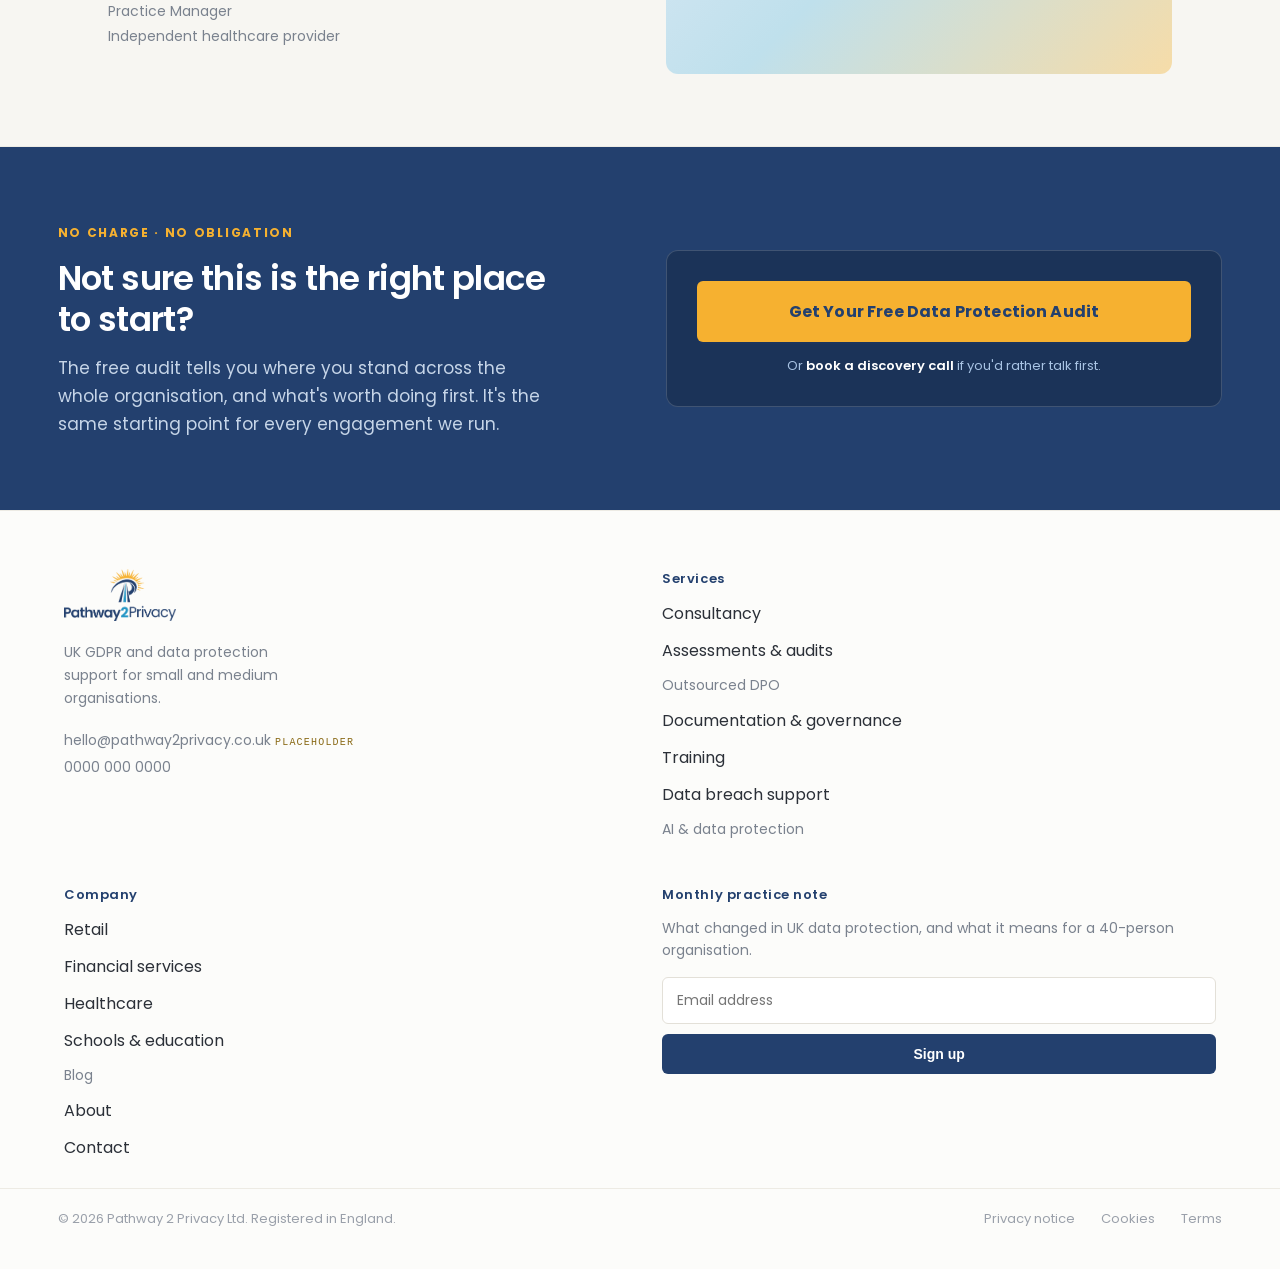
<file: free-data-protection-audit.html>
<!DOCTYPE html>
<html lang="en">
<head>
<meta charset="utf-8">
<meta name="viewport" content="width=device-width, initial-scale=1">
<title>Free Data Protection Audit — Pathway 2 Privacy</title>
<link rel="preconnect" href="https://fonts.googleapis.com">
<link rel="preconnect" href="https://fonts.gstatic.com" crossorigin>
<link href="https://fonts.googleapis.com/css2?family=Poppins:wght@300;400;500;600;700&display=swap" rel="stylesheet">
<link rel="stylesheet" href="assets/styles.css">
</head>
<body>
<div class="nav-wrap" style="position:sticky;top:0;z-index:40">
  <header class="site-header" id="siteHeader">
    <a href="index.html"><img src="assets/p2p-logo.png" alt="Pathway 2 Privacy" style="height:44px;width:auto;display:block"></a>
    <nav class="site-nav">
      <span class="nav-trigger" tabindex="0" role="button" aria-haspopup="true" aria-expanded="false" aria-controls="mega-services">Services <span class="caret">&#8964;</span></span>
      <span class="nav-trigger" tabindex="0" role="button" aria-haspopup="true" aria-expanded="false" aria-controls="mega-sectors">Sectors <span class="caret">&#8964;</span></span>
      <a href="blog.html" class="link-navy-hover">Blog</a>
      <span class="link-navy-hover" style="pointer-events:none;cursor:default">About</span>
      <span class="link-navy-hover" style="pointer-events:none;cursor:default">Contact</span>
    </nav>
    <a href="free-data-protection-audit.html" class="cta-gold cta-md header-cta on-light">Free Data Protection Audit</a>
    <button type="button" class="mobile-menu-toggle" aria-expanded="false" aria-controls="mobile-nav" aria-label="Menu">
      <span></span><span></span><span></span>
    </button>
  </header>

  <div class="mega-panel" id="mega-services">
    <div class="mega-inner grid-8items">
      <div class="mega-col">
        <span class="cat-label">Consultancy</span>
        <span class="link-navy-hover" style="pointer-events:none;cursor:default">Data Protection Consultancy</span>
        <span class="link-navy-hover" style="pointer-events:none;cursor:default">GDPR Consultancy &amp; Compliance</span>
      </div>
      <div class="mega-col">
        <span class="cat-label">Assessments &amp; Audits</span>
        <span class="link-navy-hover" style="pointer-events:none;cursor:default">Data Protection Audits &amp; Gap Analysis</span>
        <a href="data-protection-risk-assessments.html" class="link-navy-hover">Data Protection Risk Assessments</a>
        <span class="link-navy-hover" style="pointer-events:none;cursor:default">DPIA Consultancy</span>
        <span class="link-navy-hover" style="pointer-events:none;cursor:default">Data Mapping &amp; Data Flow Mapping</span>
      </div>
      <div class="mega-col">
        <span class="cat-label">Outsourced DPO &amp; Ongoing Support</span>
        <a href="dpo-services.html" class="link-navy-hover">Outsourced DPO Services</a>
        <span class="link-navy-hover" style="pointer-events:none;cursor:default">Data Protection &amp; Privacy Services</span>
      </div>
      <div class="mega-col">
        <span class="cat-label">Documentation &amp; Governance</span>
        <span class="link-navy-hover" style="pointer-events:none;cursor:default">Privacy Policy &amp; Documentation</span>
        <span class="link-navy-hover" style="pointer-events:none;cursor:default">Data Governance Frameworks</span>
        <span class="link-navy-hover" style="pointer-events:none;cursor:default">Data Protection by Design</span>
      </div>
      <div class="mega-col">
        <span class="cat-label">Training</span>
        <span class="link-navy-hover" style="pointer-events:none;cursor:default">Data Protection Training</span>
      </div>
      <div class="mega-col">
        <span class="cat-label">Incident Response</span>
        <span class="link-navy-hover" style="pointer-events:none;cursor:default">Data Breach Support</span>
      </div>
      <div class="mega-col">
        <span class="cat-label">AI &amp; Emerging Tech</span>
        <a href="ai-data-protection.html" class="link-navy-hover">AI &amp; Data Protection / AI Governance Assessment</a>
      </div>
      <div class="mega-cta-card">
        <span class="cap">Not sure which you need?</span>
        <p>Start with the free audit. We'll tell you where you stand and what's worth doing first.</p>
        <a href="free-data-protection-audit.html" class="cta-gold cta-sm on-light">Get Your Free Audit</a>
      </div>
    </div>
  </div>

  <div class="sectors-panel" id="mega-sectors">
    <div class="sectors-inner grid-4items">
      <span class="sector-pick sector-tile-hover" style="pointer-events:none;cursor:default">
        <span class="name">Retail</span>
        <span class="desc">Loyalty data, e-commerce, marketing consent</span>
      </span>
      <span class="sector-pick sector-tile-hover" style="pointer-events:none;cursor:default">
        <span class="name">Financial Services</span>
        <span class="desc">FCA expectations, client files, third parties</span>
      </span>
      <span class="sector-pick sector-tile-hover" style="pointer-events:none;cursor:default">
        <span class="name">Healthcare</span>
        <span class="desc">Special category data, sharing, DSPT</span>
      </span>
      <span class="sector-pick sector-tile-hover" style="pointer-events:none;cursor:default">
        <span class="name">Schools &amp; Education</span>
        <span class="desc">Pupil records, safeguarding, parental SARs</span>
      </span>
    </div>
  </div>

  <div class="mobile-nav" id="mobile-nav">
    <div class="mobile-nav-inner">
      <button type="button" class="mobile-accordion-toggle" aria-expanded="false" aria-controls="mnav-services">Services <span class="caret">&#8964;</span></button>
      <div class="mobile-accordion-panel" id="mnav-services">
        <span class="cat-label">Consultancy</span>
        <span style="pointer-events:none;cursor:default">Data Protection Consultancy</span>
        <span style="pointer-events:none;cursor:default">GDPR Consultancy &amp; Compliance</span>
        <span class="cat-label">Assessments &amp; Audits</span>
        <span style="pointer-events:none;cursor:default">Data Protection Audits &amp; Gap Analysis</span>
        <a href="data-protection-risk-assessments.html">Data Protection Risk Assessments</a>
        <span style="pointer-events:none;cursor:default">DPIA Consultancy</span>
        <span style="pointer-events:none;cursor:default">Data Mapping &amp; Data Flow Mapping</span>
        <span class="cat-label">Outsourced DPO &amp; Ongoing Support</span>
        <a href="dpo-services.html">Outsourced DPO Services</a>
        <span style="pointer-events:none;cursor:default">Data Protection &amp; Privacy Services</span>
        <span class="cat-label">Documentation &amp; Governance</span>
        <span style="pointer-events:none;cursor:default">Privacy Policy &amp; Documentation</span>
        <span style="pointer-events:none;cursor:default">Data Governance Frameworks</span>
        <span style="pointer-events:none;cursor:default">Data Protection by Design</span>
        <span class="cat-label">Training</span>
        <span style="pointer-events:none;cursor:default">Data Protection Training</span>
        <span class="cat-label">Incident Response</span>
        <span style="pointer-events:none;cursor:default">Data Breach Support</span>
        <span class="cat-label">AI &amp; Emerging Tech</span>
        <a href="ai-data-protection.html">AI &amp; Data Protection / AI Governance Assessment</a>
        <a href="free-data-protection-audit.html" class="cta-gold cta-sm on-light" style="display:block;text-align:center;margin:16px 4px 4px">Get Your Free Audit</a>
      </div>
      <button type="button" class="mobile-accordion-toggle" aria-expanded="false" aria-controls="mnav-sectors">Sectors <span class="caret">&#8964;</span></button>
      <div class="mobile-accordion-panel" id="mnav-sectors">
        <span style="pointer-events:none;cursor:default">Retail</span>
        <span style="pointer-events:none;cursor:default">Financial Services</span>
        <span style="pointer-events:none;cursor:default">Healthcare</span>
        <span style="pointer-events:none;cursor:default">Schools &amp; Education</span>
      </div>
      <a href="blog.html" class="mobile-nav-link">Blog</a>
      <span class="mobile-nav-link" style="pointer-events:none;cursor:default">About</span>
      <span class="mobile-nav-link" style="pointer-events:none;cursor:default">Contact</span>
      <a href="free-data-protection-audit.html" class="cta-gold cta-md mobile-nav-cta on-light">Free Data Protection Audit</a>
    </div>
  </div>
</div>

  <section style="background:var(--navy);color:#fff">
    <div class="two-col" style="max-width:1180px;margin:0 auto;padding:76px clamp(20px,4.5vw,64px) 80px">
      <div style="min-width:0;animation:p2pRise .7s cubic-bezier(.2,.7,.3,1) both">
        <span style="font-size:12px;font-weight:700;letter-spacing:0.14em;text-transform:uppercase;color:var(--gold)">Free &middot; no obligation</span>
        <h1 style="font-size:clamp(32px,4vw,52px);line-height:1.08;font-weight:600;letter-spacing:-0.025em;margin:16px 0 20px;text-wrap:pretty">Your Free Data Protection Audit</h1>
        <p style="font-size:19px;line-height:1.6;color:#C6D5E8;margin:0 0 30px;max-width:500px;text-wrap:pretty">Tell us a little about your organisation. We'll review how you handle personal data and send you a written summary of where you stand and what to fix first.</p>
        <div style="display:flex;flex-direction:column;gap:12px">
          <span style="font-size:15px;color:#DCE6F3">&#10003; &nbsp;A short call, then a written summary within five working days</span>
          <span style="font-size:15px;color:#DCE6F3">&#10003; &nbsp;Specific to your sector, not a generic checklist</span>
          <span style="font-size:15px;color:#DCE6F3">&#10003; &nbsp;No sales deck, and no obligation to continue</span>
        </div>
      </div>
      <div style="background:#fff;border-radius:14px;padding:34px;box-shadow:0 30px 60px -30px rgba(0,0,0,0.5)">
        <h2 style="font-size:21px;font-weight:600;color:var(--navy);margin:0 0 6px">Request your audit</h2>
        <p style="font-size:14px;color:var(--ink-support);margin:0 0 24px">Takes about two minutes.</p>
        <div style="display:grid;min-width:0;grid-template-columns:repeat(auto-fit,minmax(min(340px,100%),1fr));gap:14px;margin-bottom:14px">
          <input type="text" placeholder="Your name" style="font-size:15px;padding:13px 14px;border-radius:6px;border:1px solid var(--hairline-cream);background:var(--page);color:var(--ink);min-width:0">
          <input type="text" placeholder="Organisation" style="font-size:15px;padding:13px 14px;border-radius:6px;border:1px solid var(--hairline-cream);background:var(--page);color:var(--ink);min-width:0">
        </div>
        <input type="email" placeholder="Work email" style="width:100%;box-sizing:border-box;font-size:15px;padding:13px 14px;border-radius:6px;border:1px solid var(--hairline-cream);background:var(--page);color:var(--ink);margin-bottom:14px">
        <select style="width:100%;box-sizing:border-box;font-size:15px;padding:13px 14px;border-radius:6px;border:1px solid var(--hairline-cream);background:var(--page);color:var(--ink-lede);margin-bottom:14px">
          <option>Sector &mdash; please choose</option>
          <option>Retail</option>
          <option>Financial services</option>
          <option>Healthcare</option>
          <option>Schools &amp; education</option>
          <option>Something else</option>
        </select>
        <textarea placeholder="Anything specific prompting this? (optional)" rows="3" style="width:100%;box-sizing:border-box;font-size:15px;padding:13px 14px;border-radius:6px;border:1px solid var(--hairline-cream);background:var(--page);color:var(--ink);margin-bottom:18px;resize:vertical"></textarea>
        <button type="button" class="cta-gold on-light" style="width:100%;padding:17px;font-size:16px">Get Your Free Data Protection Audit</button>
        <span style="font-size:12px;line-height:1.5;color:var(--ink-meta);display:block;margin-top:14px">We'll only use these details to arrange your audit. See our <span style="font-weight:600;pointer-events:none;cursor:default">privacy notice</span>.</span>
      </div>
    </div>
  </section>

  <section style="max-width:1180px;margin:0 auto;padding:80px clamp(20px,4.5vw,64px)" data-reveal>
    <h2 style="font-size:clamp(25px,2.6vw,32px);line-height:1.2;font-weight:600;color:var(--navy);margin:0 0 40px;letter-spacing:-0.015em">What happens after you submit</h2>
    <div class="divided-row grid-3items">
      <div class="" style="padding:26px 28px">
        <span style="font-size:12px;font-weight:700;letter-spacing:0.12em;color:var(--teal)">WITHIN 1 DAY</span>
        <h3 style="font-size:19px;font-weight:600;color:var(--navy);margin:10px 0 8px">We get in touch</h3>
        <p style="font-size:15px;line-height:1.6;color:var(--ink-support);margin:0">A named adviser emails you to arrange a 30-minute call at a time that suits.</p>
      </div>
      <div class="" style="padding:26px 28px">
        <span style="font-size:12px;font-weight:700;letter-spacing:0.12em;color:var(--teal)">THE CALL</span>
        <h3 style="font-size:19px;font-weight:600;color:var(--navy);margin:10px 0 8px">We walk through your data</h3>
        <p style="font-size:15px;line-height:1.6;color:var(--ink-support);margin:0">What you hold, which systems it sits in, who has access, and what's worrying you.</p>
      </div>
      <div class="accent" style="padding:26px 28px">
        <span style="font-size:12px;font-weight:700;letter-spacing:0.12em;color:var(--teal)">WITHIN 5 DAYS</span>
        <h3 style="font-size:19px;font-weight:600;color:var(--navy);margin:10px 0 8px">You get it in writing</h3>
        <p style="font-size:15px;line-height:1.6;color:var(--ink-support);margin:0">A short summary of findings and the three things worth doing first. Yours to keep either way.</p>
      </div>
    </div>
  </section>

  <section style="background:var(--band);border-top:1px solid var(--hairline);border-bottom:1px solid var(--hairline)" data-reveal>
    <div class="two-col" style="max-width:1180px;margin:0 auto;padding:72px clamp(20px,4.5vw,64px)">
      <div>
        <span class="ph-tag boxed">placeholder testimonial</span>
        <blockquote style="font-size:clamp(20px,2vw,24px);line-height:1.5;color:var(--navy);margin:22px 0 22px;text-wrap:pretty">&ldquo;The audit summary was two pages and told us more than the compliance software we'd been paying for.&rdquo;</blockquote>
        <span style="font-size:14px;line-height:1.5;color:var(--ink-support)">Practice Manager<br>Independent healthcare provider</span>
      </div>
      <div class="img-slot" style="height:280px;border-radius:12px">
        <span class="cap">Adviser and client at the end of a meeting, papers on the table &mdash; understated, natural light</span>
      </div>
    </div>
  </section>

  <section style="background:var(--navy);color:#fff" data-reveal>
    <div class="two-col" style="max-width:1280px;margin:0 auto;padding:72px clamp(20px,4.5vw,64px)">
      <div>
        <span style="font-size:12px;font-weight:700;letter-spacing:0.14em;text-transform:uppercase;color:var(--gold)">No charge &middot; no obligation</span>
        <h2 style="font-size:clamp(26px,2.8vw,34px);line-height:1.2;font-weight:600;margin:14px 0 14px;letter-spacing:-0.018em;max-width:520px">Not sure this is the right place to start?</h2>
        <p style="font-size:17px;line-height:1.65;color:#C6D5E8;margin:0;max-width:500px">The free audit tells you where you stand across the whole organisation, and what's worth doing first. It's the same starting point for every engagement we run.</p>
      </div>
      <div style="background:var(--navy-deep);border:1px solid rgba(255,255,255,0.16);border-radius:12px;padding:30px">
        <a href="#top" class="cta-gold cta-lg" style="display:block">Get Your Free Data Protection Audit</a>
        <span style="font-size:13px;color:#A9C4E4;display:block;margin-top:14px;text-align:center">Or <span style="color:#fff;font-weight:600;pointer-events:none;cursor:default">book a discovery call</span> if you'd rather talk first.</span>
      </div>
    </div>
  </section>

<footer class="site-footer">
  <div class="footer-cols grid-4items">
    <div>
      <img src="assets/p2p-logo.png" alt="Pathway 2 Privacy" style="height:52px;width:auto;display:block;margin-bottom:20px">
      <p style="font-size:14px;line-height:1.65;color:var(--ink-support);margin:0 0 20px;max-width:260px">UK GDPR and data protection support for small and medium organisations.</p>
      <div style="display:flex;flex-direction:column;gap:6px;font-size:14px;color:var(--ink-support)">
        <span>hello@pathway2privacy.co.uk <span class="ph-tag">placeholder</span></span>
        <span>0000 000 0000</span>
      </div>
    </div>
    <div style="display:flex;flex-direction:column;gap:12px">
      <span class="footer-col-title">Services</span>
      <span style="pointer-events:none;cursor:default">Consultancy</span>
      <span style="pointer-events:none;cursor:default">Assessments &amp; audits</span>
      <a href="dpo-services.html">Outsourced DPO</a>
      <span style="pointer-events:none;cursor:default">Documentation &amp; governance</span>
      <span style="pointer-events:none;cursor:default">Training</span>
      <span style="pointer-events:none;cursor:default">Data breach support</span>
      <a href="ai-data-protection.html">AI &amp; data protection</a>
    </div>
    <div style="display:flex;flex-direction:column;gap:12px">
      <span class="footer-col-title">Company</span>
      <span style="pointer-events:none;cursor:default">Retail</span>
      <span style="pointer-events:none;cursor:default">Financial services</span>
      <span style="pointer-events:none;cursor:default">Healthcare</span>
      <span style="pointer-events:none;cursor:default">Schools &amp; education</span>
      <a href="blog.html">Blog</a>
      <span style="pointer-events:none;cursor:default">About</span>
      <span style="pointer-events:none;cursor:default">Contact</span>
    </div>
    <div>
      <span class="footer-col-title" style="display:block;margin-bottom:12px">Monthly practice note</span>
      <p style="font-size:14px;line-height:1.6;color:var(--ink-support);margin:0 0 16px">What changed in UK data protection, and what it means for a 40-person organisation.</p>
      <div style="display:flex;flex-direction:column;gap:10px">
        <input type="email" placeholder="Email address" style="width:100%;box-sizing:border-box;font-size:14px;padding:12px 14px;border-radius:6px;border:1px solid var(--hairline-cream);background:#fff;color:var(--ink)">
        <button type="button" class="btn-navy-hover" style="width:100%;font-size:14px;font-weight:600;color:#fff;background:var(--navy);border:none;border-radius:6px;padding:12px 20px;cursor:pointer">Sign up</button>
      </div>
    </div>
  </div>
  <div class="footer-legal-bar">
    <span>&copy; 2026 Pathway 2 Privacy Ltd. Registered in England.</span>
    <div class="footer-legal-links">
      <span class="link-teal-hover" style="pointer-events:none;cursor:default">Privacy notice</span>
      <span class="link-teal-hover" style="pointer-events:none;cursor:default">Cookies</span>
      <span class="link-teal-hover" style="pointer-events:none;cursor:default">Terms</span>
    </div>
  </div>
</footer>
<script src="assets/main.js"></script>
</body>
</html>
</file>
<file: assets/styles.css>
/* Pathway 2 Privacy — shared stylesheet (Phase 2)
   Palette, type, and the four layout components per STYLE-NOTES.md.
   Every style-hover="..." from the original .dc.html files was converted to
   one of the classes below — see the class list in the Step 2 conversion notes. */

:root {
  --navy: #23406E;
  --navy-deep: #1B3358;
  --teal: #2596C5;
  --gold: #F6B130;
  --page: #FCFCFA;
  --band: #F7F6F2;
  --ink: #2B3038;
  --ink-body: #3C4350;
  --ink-lede: #5C6472;
  --ink-support: #7A828E;
  --ink-meta: #9AA0AA;
  --hairline: #EDEBE4;
  --hairline-cream: #E3E0D8;
}

* { box-sizing: border-box; }
html { scroll-behavior: smooth; }
body { margin: 0; background: var(--page); font-family: 'Poppins', system-ui, sans-serif; color: var(--ink); -webkit-font-smoothing: antialiased; }
a { color: var(--teal); text-decoration: none; }
::selection { background: var(--gold); color: var(--navy); }
img { max-width: 100%; }

@keyframes p2pRise { from { opacity: 0; transform: translateY(18px); } to { opacity: 1; transform: none; } }
@media (prefers-reduced-motion: reduce) {
  *, *::before, *::after { animation-duration: 0.01ms !important; animation-iteration-count: 1 !important; transition-duration: 0.01ms !important; }
}

/* ── Hover classes (replace every style-hover="...") ───────────────────── */
.link-navy-hover:hover { color: var(--navy); }
.link-teal-hover:hover { color: var(--teal); }
.sector-tile-hover { transition: border-color .18s ease, background .18s ease; }
.sector-tile-hover:hover { border-color: var(--teal); background: #F4FAFD; }
.card-hover { transition: transform .2s ease, box-shadow .2s ease, border-color .2s ease; }
.card-hover:hover { transform: translateY(-4px); border-color: var(--teal); box-shadow: 0 18px 36px -24px rgba(35,64,110,.45); }
.pill-hover { transition: border-color .18s ease, color .18s ease; }
.pill-hover:hover { border-color: var(--teal); color: var(--navy); }
.pill-hover-alt { transition: border-color .18s ease, background .18s ease; }
.pill-hover-alt:hover { border-color: var(--teal); background: var(--band); }
.btn-navy-hover { transition: background .18s ease; }
.btn-navy-hover:hover { background: var(--navy-deep); }

/* ── CTA (the only CTA — STYLE-NOTES section 1) ────────────────────────── */
.cta-gold {
  display: inline-block; background: var(--gold); color: var(--navy);
  font-weight: 700; letter-spacing: 0.01em; border-radius: 6px;
  box-shadow: 0 2px 0 rgba(35,64,110,.18);
  transition: background .18s ease, transform .18s ease, box-shadow .18s ease;
  white-space: nowrap; border: none; cursor: pointer; text-align: center;
  font-family: 'Poppins', sans-serif;
}
.cta-gold:hover { background: #fff; color: var(--navy); transform: translateY(-2px); box-shadow: 0 10px 22px -10px rgba(35,64,110,.5); }
.cta-sm { font-size: 13px; padding: 11px 18px; }
.cta-md { font-size: 14px; padding: 13px 22px; }
.cta-lg { font-size: 16px; padding: 18px 32px; }
/* White-on-white: a gold CTA sitting on a white/cream surface (header, the
   mega-menu's cream card, hero sections, the form card) needs a hover that
   isn't "turn white" — it'd vanish into the page. Inverts to navy instead. */
.cta-gold.on-light:hover { background: var(--navy); color: #fff; }

.link-secondary { font-size: 15px; font-weight: 600; color: var(--teal); }

/* ── Placeholder tags (inline, monospace, gold-badge) ──────────────────── */
.ph-tag { font-family: ui-monospace, Menlo, monospace; font-size: 10px; text-transform: uppercase; letter-spacing: 0.12em; color: #8A6A16; }
.ph-tag.boxed { background: #FDF2DC; border: 1px solid #F6DCA8; padding: 3px 7px; border-radius: 3px; }

/* ── Sticky header + mega-menu ──────────────────────────────────────────── */
header.site-header {
  display: flex; align-items: center; justify-content: space-between; gap: 36px;
  padding: 20px clamp(20px,4.5vw,64px); border-bottom: 1px solid var(--hairline);
  background: var(--page); transition: box-shadow .25s ease;
}
header.site-header.scrolled { box-shadow: 0 10px 24px -18px rgba(35,64,110,.55); }
.site-nav { display: flex; align-items: center; gap: 30px; font-size: 15px; font-weight: 500; color: var(--ink-body); }
.site-nav a, .site-nav .nav-trigger { position: relative; color: var(--ink-body); display: flex; align-items: center; gap: 7px; cursor: pointer; padding: 6px 0; }
.site-nav a::after, .site-nav .nav-trigger::after {
  content: ''; position: absolute; left: 0; right: 0; bottom: 0; height: 2px;
  background: var(--teal); transform: scaleX(0); transform-origin: left;
  transition: transform .2s ease;
}
.site-nav a:hover::after, .site-nav .nav-trigger:hover::after,
.site-nav .nav-trigger[aria-expanded="true"]::after { transform: scaleX(1); }
.site-nav .current { color: var(--navy); font-weight: 600; }
.site-nav .caret { display: inline-block; font-size: 13px; line-height: 1; color: var(--ink-meta); transition: transform .22s ease; }
.nav-trigger[aria-expanded="true"] .caret { transform: rotate(180deg); }

.mega-panel, .sectors-panel {
  position: absolute; left: 0; right: 0; top: 100%; background: #fff;
  border-bottom: 1px solid var(--hairline); box-shadow: 0 22px 40px -28px rgba(35,64,110,.45);
  overflow: hidden; opacity: 0; transform: translateY(-10px); visibility: hidden;
  transition: opacity .22s ease, transform .26s cubic-bezier(.2,.7,.3,1), visibility .22s;
}
.mega-panel.open, .sectors-panel.open { opacity: 1; transform: translateY(0); visibility: visible; }
.mega-inner {
  max-width: 1440px; margin: 0 auto; padding: 40px clamp(20px,4.5vw,64px) 44px;
  gap: 34px 44px;
}
.mega-col { display: flex; flex-direction: column; gap: 10px; }
.mega-col .cat-label { font-size: 11px; font-weight: 700; letter-spacing: 0.14em; text-transform: uppercase; color: var(--teal); padding-bottom: 8px; border-bottom: 1px solid var(--hairline); }
.mega-col a { font-size: 14px; color: var(--ink-body); }
.mega-cta-card { background: var(--band); border: 1px solid var(--hairline); border-radius: 10px; padding: 22px; }
.mega-cta-card .cap { font-size: 15px; font-weight: 600; color: var(--navy); display: block; margin-bottom: 8px; }
.mega-cta-card p { font-size: 13px; line-height: 1.55; color: var(--ink-support); margin: 0 0 16px; }
.sectors-inner {
  max-width: 1440px; margin: 0 auto; padding: 26px clamp(20px,4.5vw,64px) 30px;
  gap: 20px;
}
.sector-pick { display: flex; flex-direction: column; gap: 6px; padding: 16px 18px; border: 1px solid var(--hairline); border-radius: 8px; background: var(--page); }
.sector-pick .name { font-size: 15px; font-weight: 600; color: var(--navy); }
.sector-pick .desc { font-size: 13px; color: var(--ink-support); }

/* ── Breadcrumb ─────────────────────────────────────────────────────────── */
.breadcrumb { font-size: 13px; color: #8A9099; }
.breadcrumb a { color: #8A9099; }
.breadcrumb .sep { color: #C9CDD4; }
.breadcrumb .current { color: var(--ink-lede); }

/* ── 4b. The four layout components ────────────────────────────────────── */
/* 1. Card */
.p2p-card { background: #fff; border: 1px solid var(--hairline); border-radius: 12px; padding: 28px 30px; }

/* 2. Divided card row — hairlines on the cells, not the gaps */
.divided-row { display: grid; min-width: 0; background: #fff; border: 1px solid var(--hairline); border-radius: 12px; overflow: hidden; }
.divided-row > * { background: #fff; box-shadow: inset -1px 0 0 var(--hairline), inset 0 -1px 0 var(--hairline); }
.divided-row > .accent { box-shadow: inset 0 3px 0 var(--gold), inset -1px 0 0 var(--hairline), inset 0 -1px 0 var(--hairline); }

/* Fixed-count card/step grids. auto-fit's column count is a step function
   of container width — for a small fixed item count there is ALWAYS some
   width where it lands on a count that doesn't divide evenly, orphaning
   the last row with a stretch of empty space (proven empirically: 4 items
   at minmax(220px) held a clean 4 at 1312px and a clean 2 at 932px, but
   landed on 3 - a 3+1 orphan - at 1164px, a completely ordinary laptop
   width). These utilities replace auto-fit with an explicit count per
   breakpoint tier instead, chosen so every tier divides the item count
   evenly for THAT SPECIFIC item count — named by item count, not desktop
   column count, since e.g. a 2-column tablet fallback is safe for 4 or 8
   items but NOT for 3 (2+1 orphans). Only for grids with a small, fixed,
   known-up-front child count — not visitor-driven/CMS content, where
   auto-fit remains the right tool. */
.grid-4items, .grid-6items, .grid-8items, .grid-3items {
  display: grid; min-width: 0;
}
.grid-4items { grid-template-columns: repeat(2, 1fr); }   /* 4 = 2x2 always */
.grid-6items { grid-template-columns: repeat(3, 1fr); }   /* 6 = 3x2 desktop */
.grid-8items { grid-template-columns: repeat(4, 1fr); }   /* 8 = 4x2 desktop */
.grid-3items { grid-template-columns: repeat(3, 1fr); }   /* 3 = stays 3 or drops to 1, never 2 */
@media (max-width: 900px) {
  .grid-6items { grid-template-columns: repeat(2, 1fr); } /* 6 = 3x2 tablet, still clean */
  .grid-8items { grid-template-columns: repeat(2, 1fr); } /* 8 = 4x2 tablet, still clean */
}
@media (max-width: 600px) {
  .grid-4items, .grid-6items, .grid-8items, .grid-3items { grid-template-columns: 1fr; }
}

/* 3. Row list — hairline rows, no outer card (FAQ / accordion) */
.row-list { border-top: 1px solid var(--hairline-cream); }
.row-list .row { border-bottom: 1px solid var(--hairline-cream); }
.faq-q { display: flex; align-items: center; gap: 20px; padding: 22px 4px; cursor: pointer; background: none; border: none; width: 100%; text-align: left; font-family: 'Poppins', sans-serif; }
.faq-q .label { font-size: 18px; font-weight: 600; color: var(--navy); flex: 1; }
.faq-q .sign { font-size: 22px; color: var(--gold); }
.faq-a { overflow: hidden; max-height: 0; opacity: 0; transition: max-height .3s ease, opacity .25s ease; }
.faq-a p { font-size: 16px; line-height: 1.7; color: var(--ink-lede); margin: 0 0 22px; padding-right: 40px; }
.row-list .row.open .faq-a { max-height: 320px; opacity: 1; }

/* 4. Two-column section */
.two-col { display: grid; min-width: 0; grid-template-columns: repeat(auto-fit,minmax(min(340px,100%),1fr)); gap: clamp(28px,4vw,64px); align-items: center; }
.two-col.align-start { align-items: start; }

/* ── Image placeholders (replaces <image-slot>) ────────────────────────── */
.img-slot {
  position: relative; width: 100%; overflow: hidden;
  background: linear-gradient(135deg, #DCE9F5 0%, #BFE0EC 45%, #F6DCA8 100%);
  display: flex; align-items: center; justify-content: center; text-align: center;
}
.img-slot .cap { font-size: 13px; line-height: 1.5; color: rgba(35,64,110,.75); padding: 20px; max-width: 88%; }
.img-slot.circle { border-radius: 50%; }

/* ── Logo marquee (looping strip, replaces the old static logo grid) ───── */
.logo-marquee {
  overflow: hidden; position: relative;
  -webkit-mask-image: linear-gradient(90deg, transparent, #000 8%, #000 92%, transparent);
  mask-image: linear-gradient(90deg, transparent, #000 8%, #000 92%, transparent);
}
.logo-track {
  display: flex; align-items: center; width: max-content;
  animation: logoScroll 26s linear infinite;
}
.logo-marquee:hover .logo-track { animation-play-state: paused; }
@keyframes logoScroll { from { transform: translateX(0); } to { transform: translateX(-50%); } }
.logo-chip {
  flex: none; height: 84px; width: 160px; display: flex; align-items: center; justify-content: center;
  border-right: 1px solid var(--hairline);
}
.logo-chip .bar { width: 76px; height: 22px; border-radius: 4px; background: #E6E4DC; filter: blur(1px); display: block; }
@media (prefers-reduced-motion: reduce) { .logo-track { animation: none; } }

/* ── Stat count-up ──────────────────────────────────────────────────────── */
.stat-num { font-size: clamp(24px,2.4vw,30px); font-weight: 600; color: var(--navy); letter-spacing: -0.01em; }

/* ── Scroll reveal ──────────────────────────────────────────────────────── */
[data-reveal] { opacity: 0; }
[data-reveal].revealed { animation: p2pRise .65s cubic-bezier(.2,.7,.3,1) both; }
@media (prefers-reduced-motion: reduce) { [data-reveal] { opacity: 1; animation: none; } }

/* ── Footer ─────────────────────────────────────────────────────────────── */
footer.site-footer { background: var(--page); border-top: 1px solid var(--hairline); }
.footer-cols {
  max-width: 1440px; margin: 0 auto; padding: clamp(20px,4.5vw,64px) 64px 28px;
  gap: clamp(28px,3.5vw,56px);
}
.footer-cols a { font-size: 14px; color: var(--ink-support); }
.footer-col-title { font-size: 13px; font-weight: 600; color: var(--navy); letter-spacing: 0.04em; }
.footer-legal-bar {
  max-width: 1440px; margin: 0 auto; padding: 20px clamp(20px,4.5vw,64px) 40px; border-top: 1px solid var(--hairline);
  display: flex; align-items: center; justify-content: space-between; gap: 24px; font-size: 13px; color: var(--ink-meta);
}
.footer-legal-links { display: flex; gap: 26px; }
.footer-legal-links a { color: var(--navy); font-weight: 600; font-size: 14px; }

input, textarea, select { font-family: 'Poppins', sans-serif; }

/* ── Mobile nav (hamburger + accordion drawer) — hidden on desktop ─────── */
.mobile-menu-toggle {
  display: none; background: none; border: none; cursor: pointer; padding: 8px;
  flex-direction: column; justify-content: center; gap: 5px; flex: none;
}
.mobile-menu-toggle span { display: block; width: 22px; height: 2px; background: var(--navy); border-radius: 2px; transition: transform .2s ease, opacity .2s ease; }
.mobile-menu-toggle[aria-expanded="true"] span:nth-child(1) { transform: translateY(7px) rotate(45deg); }
.mobile-menu-toggle[aria-expanded="true"] span:nth-child(2) { opacity: 0; }
.mobile-menu-toggle[aria-expanded="true"] span:nth-child(3) { transform: translateY(-7px) rotate(-45deg); }

.mobile-nav { display: none; }
.mobile-nav-inner { display: flex; flex-direction: column; gap: 2px; padding: 12px clamp(20px,4.5vw,64px) 28px; }
.mobile-nav-link { padding: 14px 4px; font-size: 16px; font-weight: 500; color: var(--ink-body); border-bottom: 1px solid var(--hairline); }
.mobile-accordion-toggle {
  display: flex; align-items: center; justify-content: space-between; width: 100%;
  background: none; border: none; padding: 14px 4px; font-size: 16px; font-weight: 500;
  color: var(--ink-body); border-bottom: 1px solid var(--hairline); cursor: pointer;
  font-family: 'Poppins', sans-serif; text-align: left;
}
.mobile-accordion-toggle .caret { display: inline-block; transition: transform .2s ease; color: var(--ink-meta); }
.mobile-accordion-toggle[aria-expanded="true"] .caret { transform: rotate(180deg); }
.mobile-accordion-panel { max-height: 0; overflow: hidden; transition: max-height .3s ease; }
.mobile-accordion-panel.open { max-height: 1000px; }
.mobile-accordion-panel .cat-label { display: block; font-size: 11px; font-weight: 700; letter-spacing: .1em; text-transform: uppercase; color: var(--teal); margin: 16px 0 6px 4px; }
.mobile-accordion-panel a { display: block; padding: 9px 4px; font-size: 15px; color: var(--ink-body); }
.mobile-nav-cta { display: block; text-align: center; margin-top: 18px; }

@media (max-width: 900px) {
  .site-nav, header.site-header .header-cta { display: none; }
  .mobile-menu-toggle { display: flex; }
  .mobile-nav { display: block; max-height: 0; overflow: hidden; background: #fff; border-bottom: 1px solid var(--hairline); transition: max-height .3s ease; }
  .mobile-nav.open { max-height: 80vh; overflow-y: auto; }
  header.site-header { padding: 16px clamp(20px,4.5vw,64px); }
}

/* A long CTA label (e.g. "Get Your Free Data Protection Audit") stays on
   one line via white-space:nowrap above — that overflows a phone-width
   screen, so let it wrap there instead. */
@media (max-width: 600px) {
  .cta-gold { white-space: normal; max-width: 100%; }
  /* section-header rows pairing a heading with a nowrap side-label: let
     the row wrap instead of forcing the nowrap label off-screen */
  .ph-row { flex-wrap: wrap; }
}
</file>
